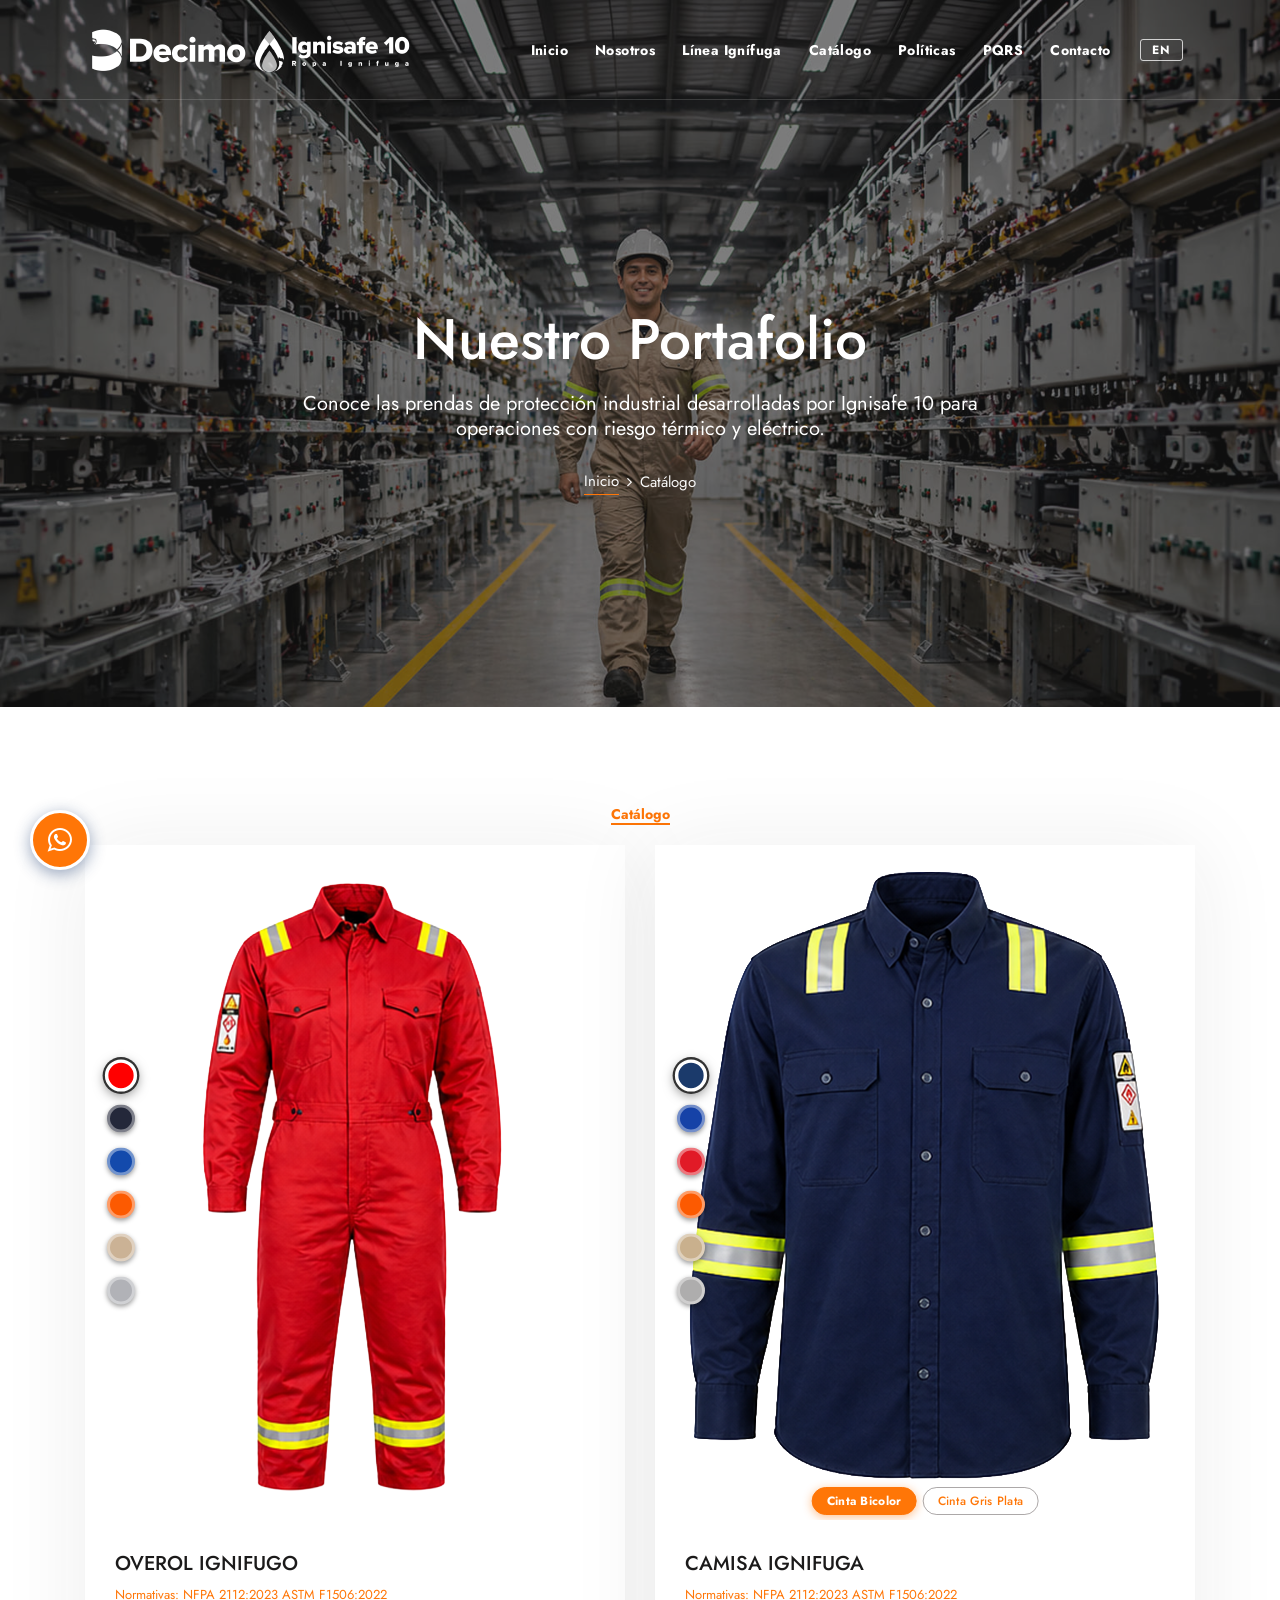
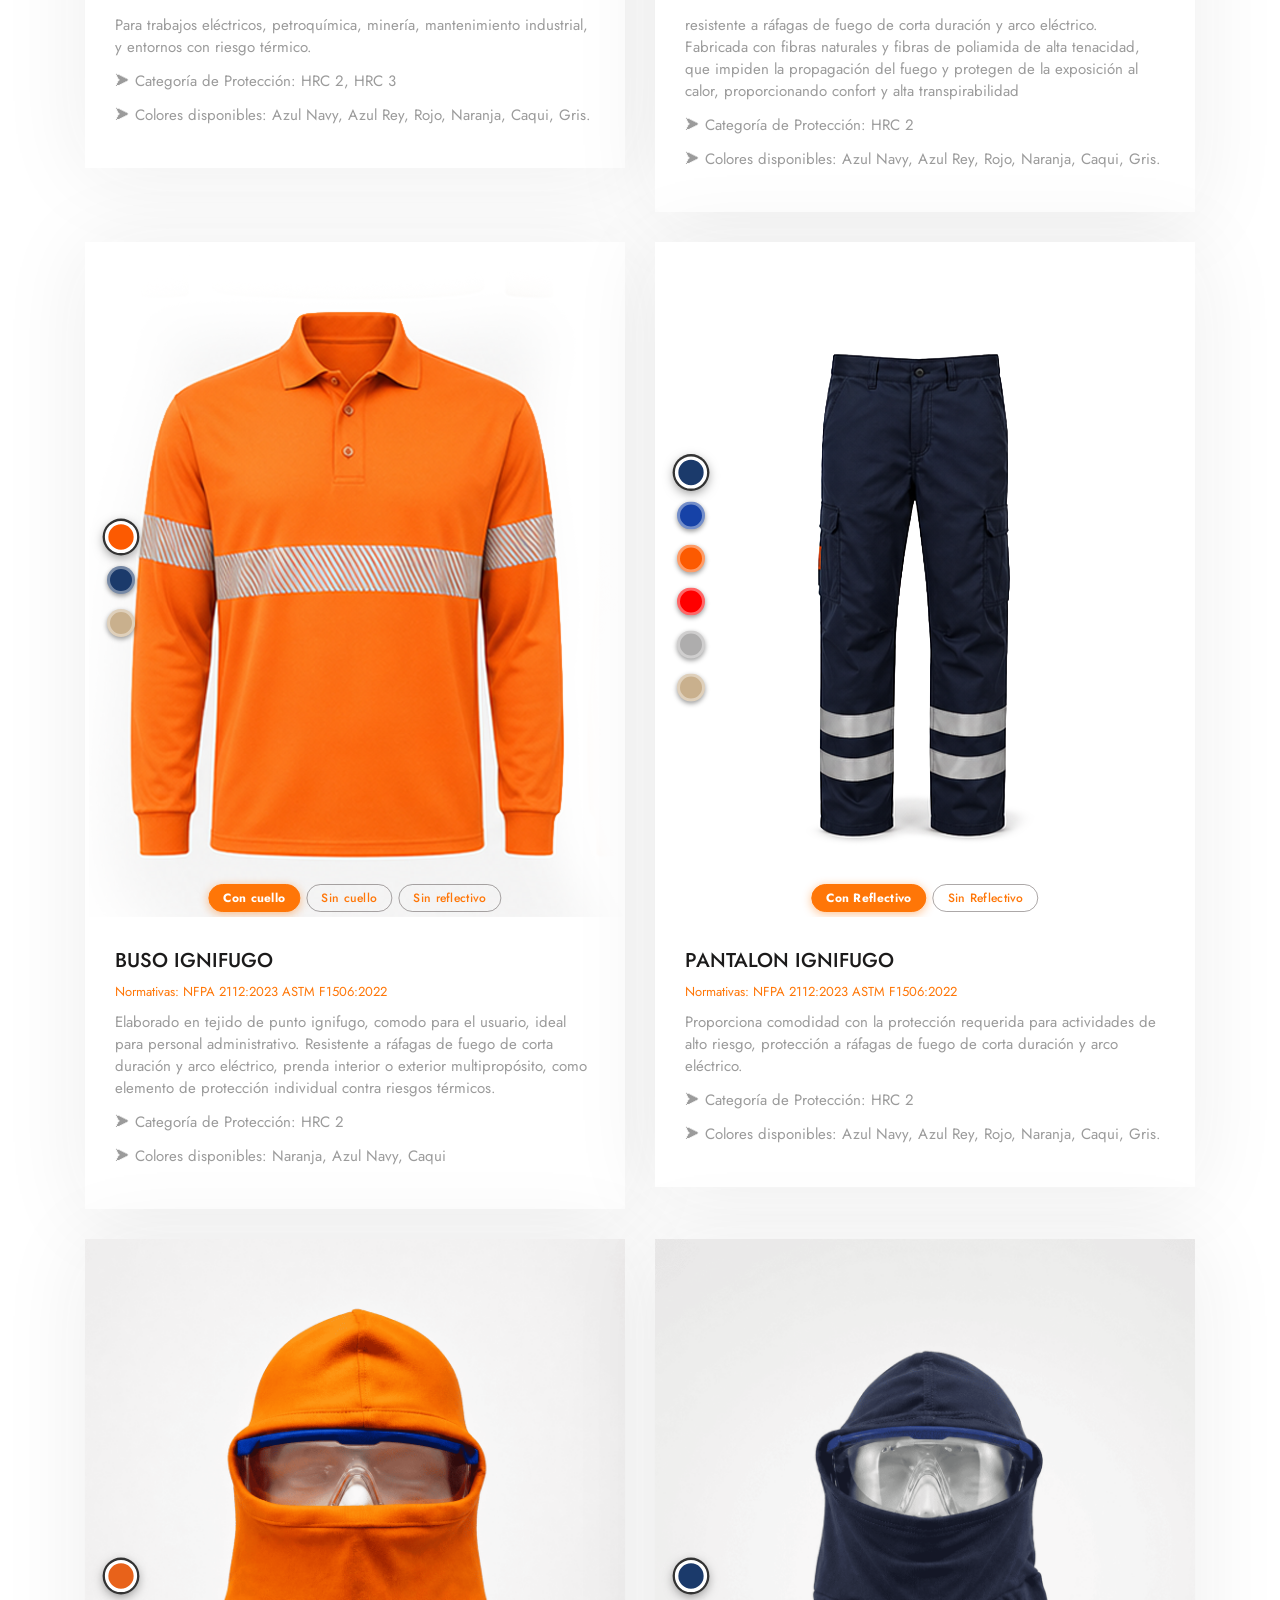
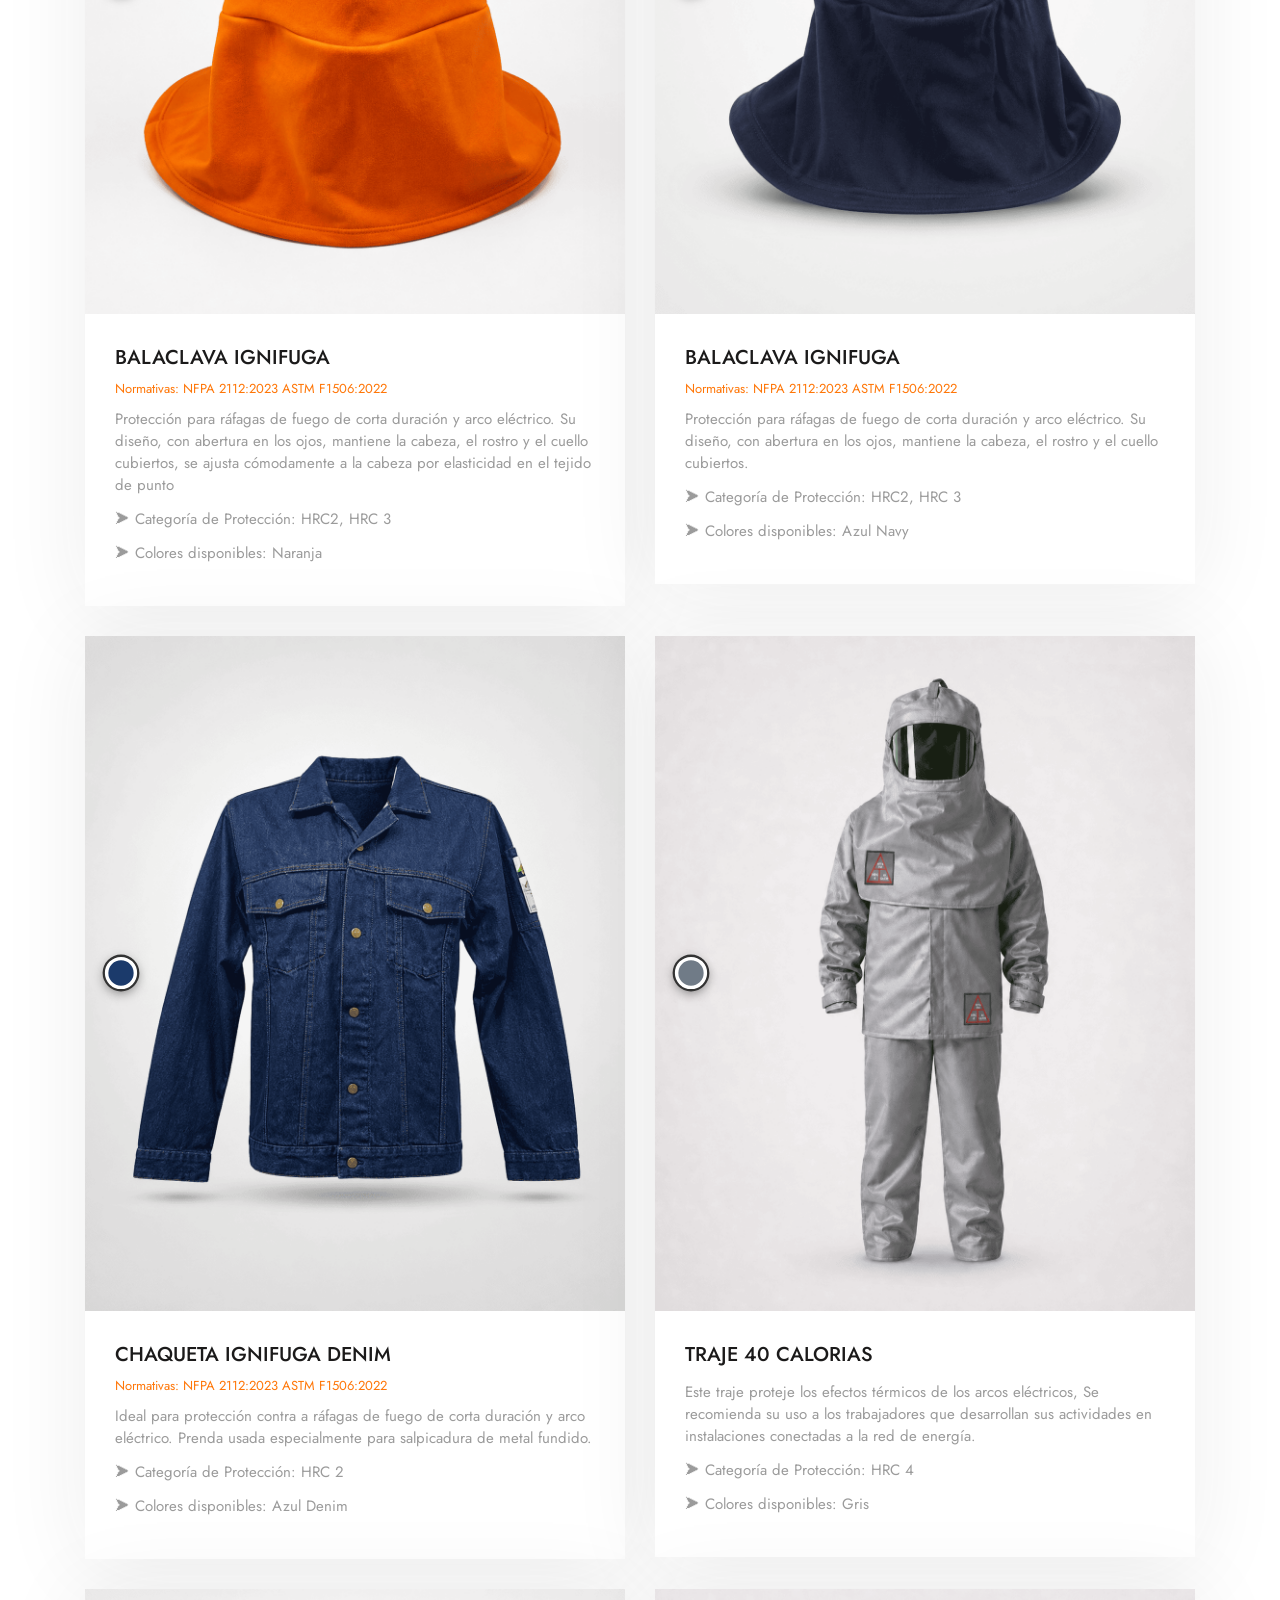
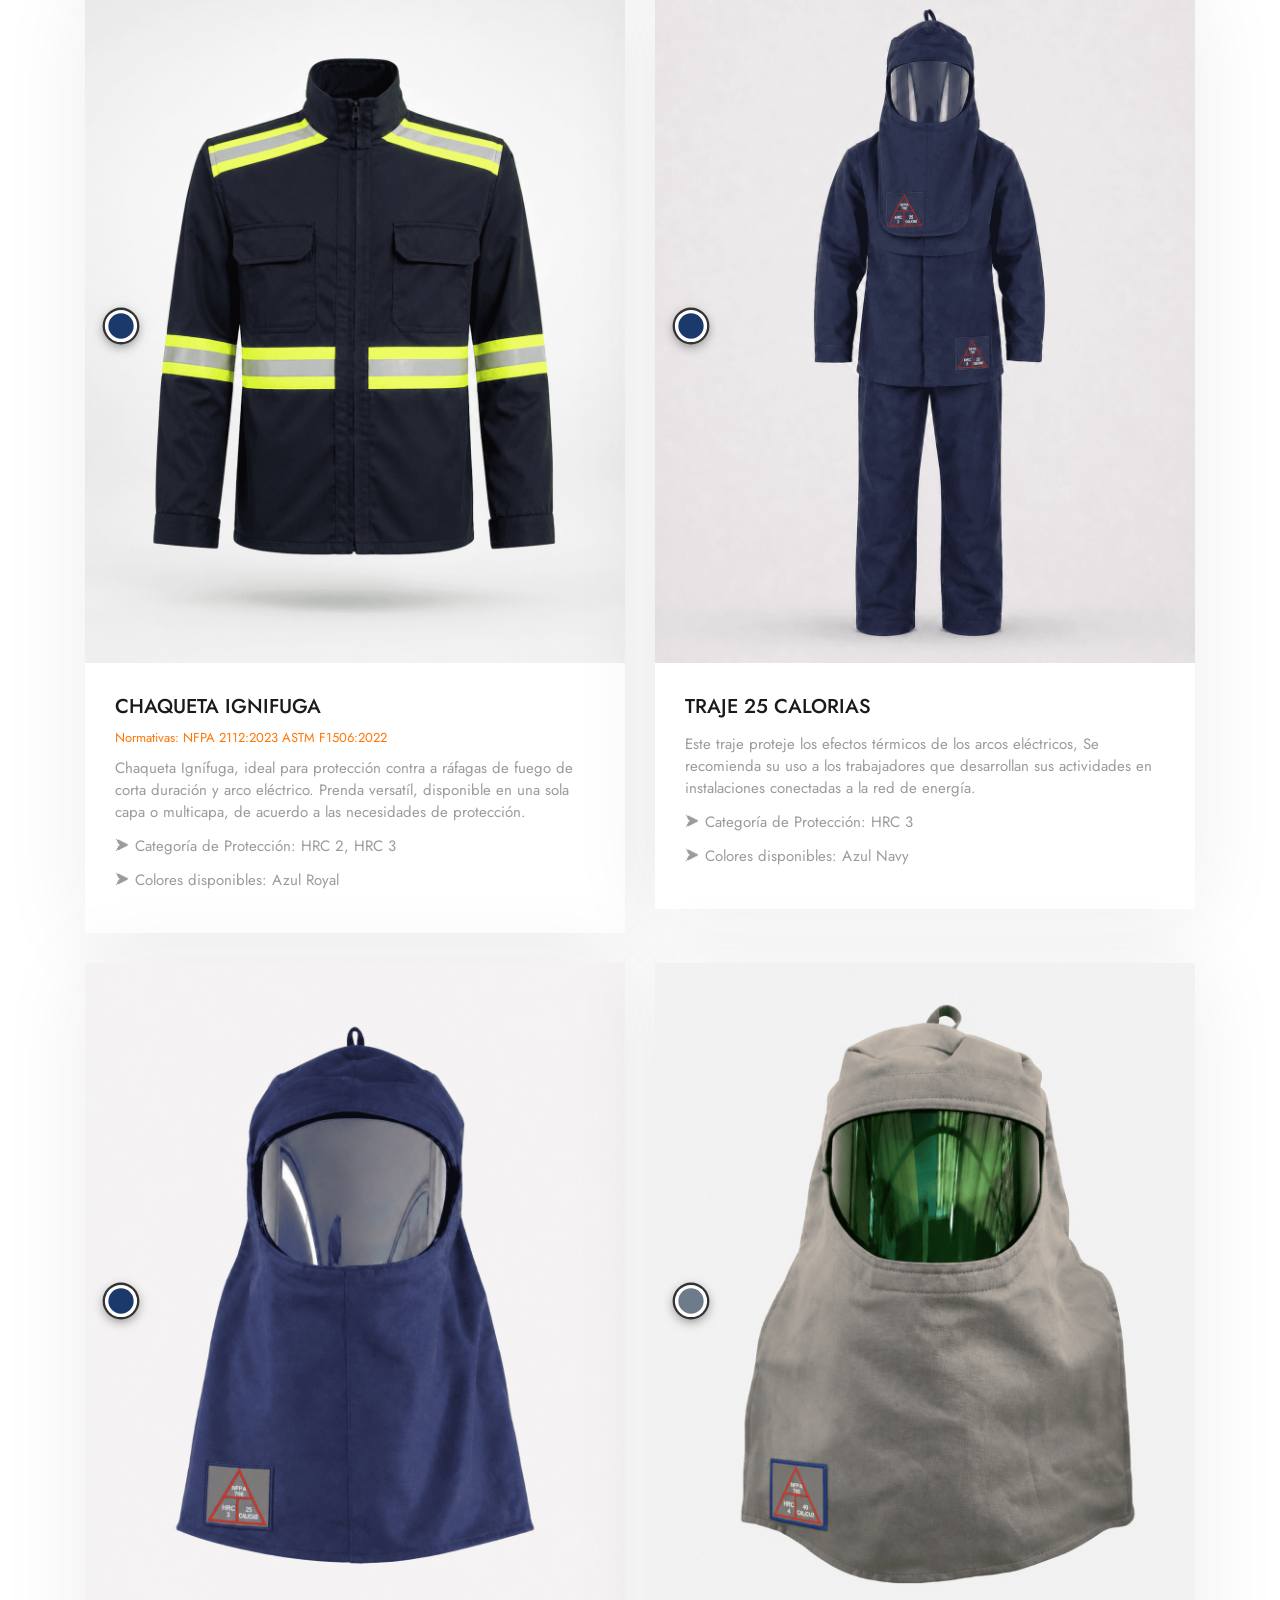
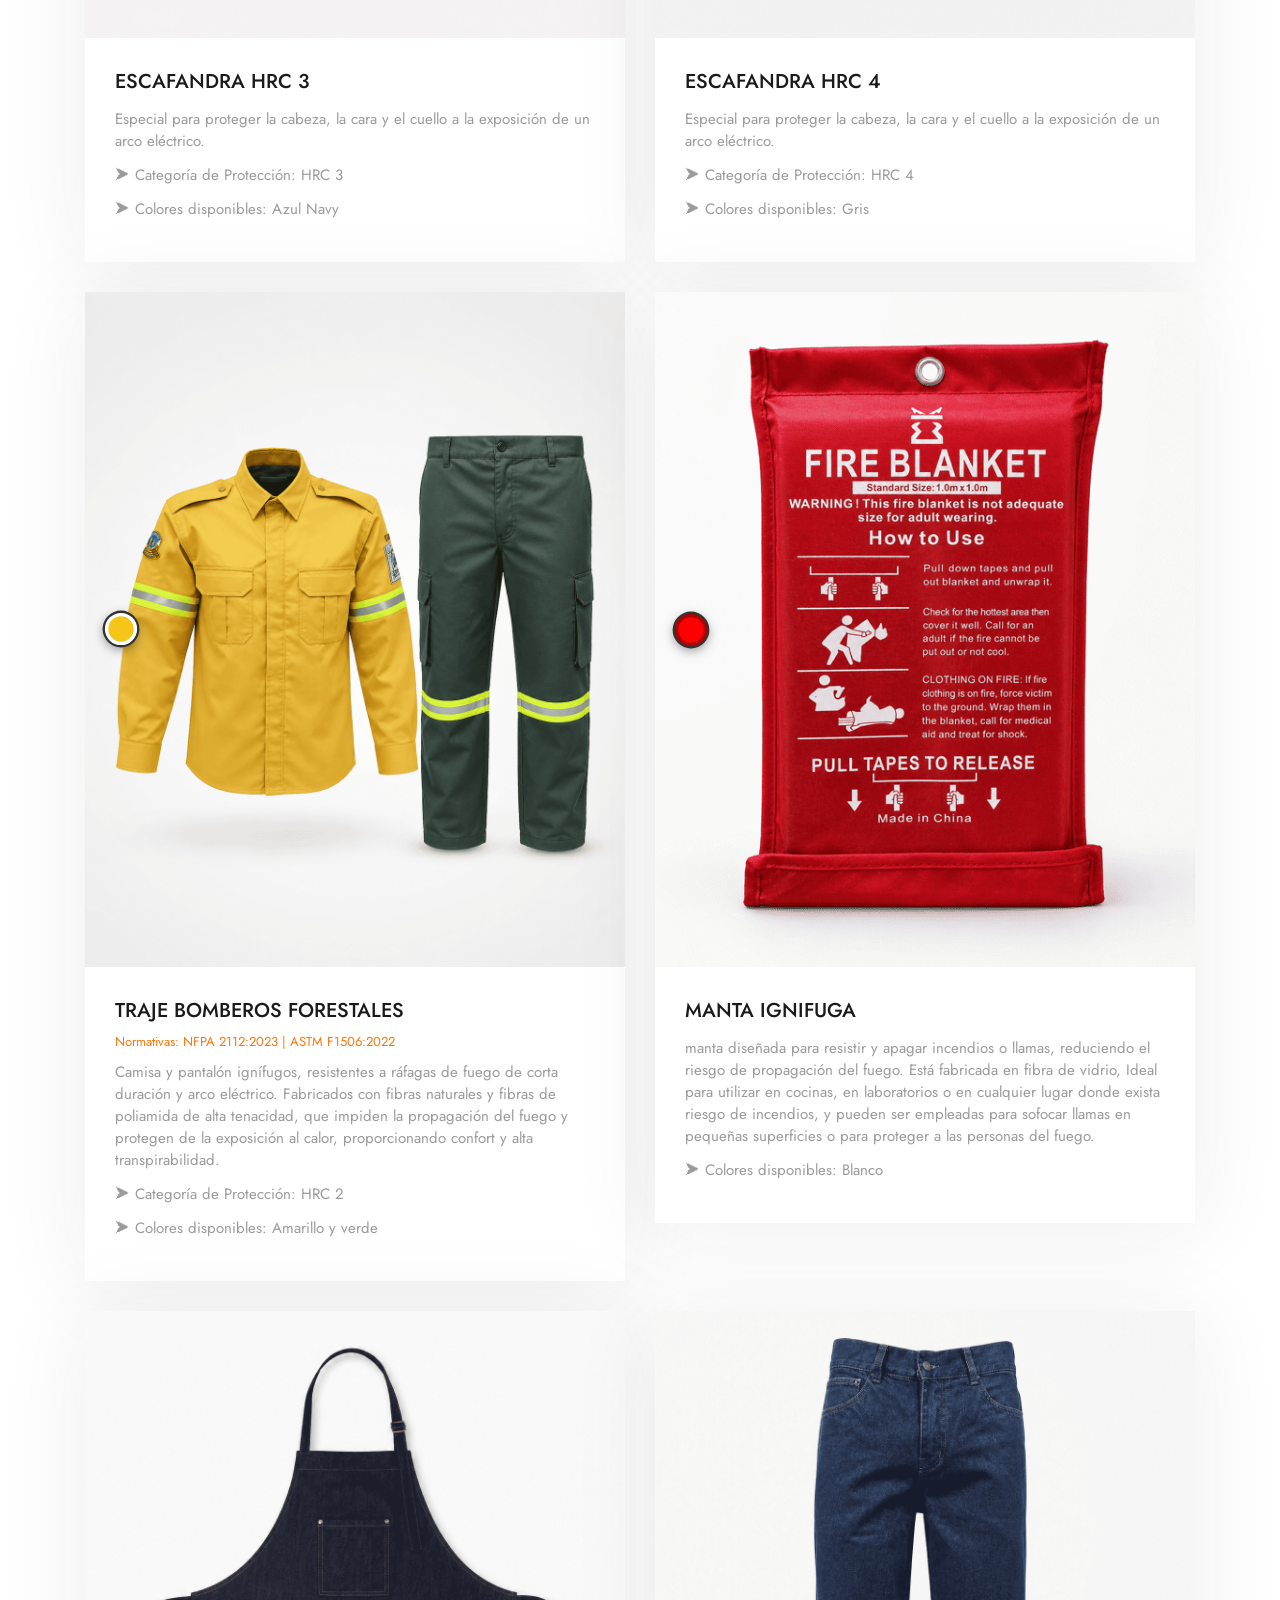
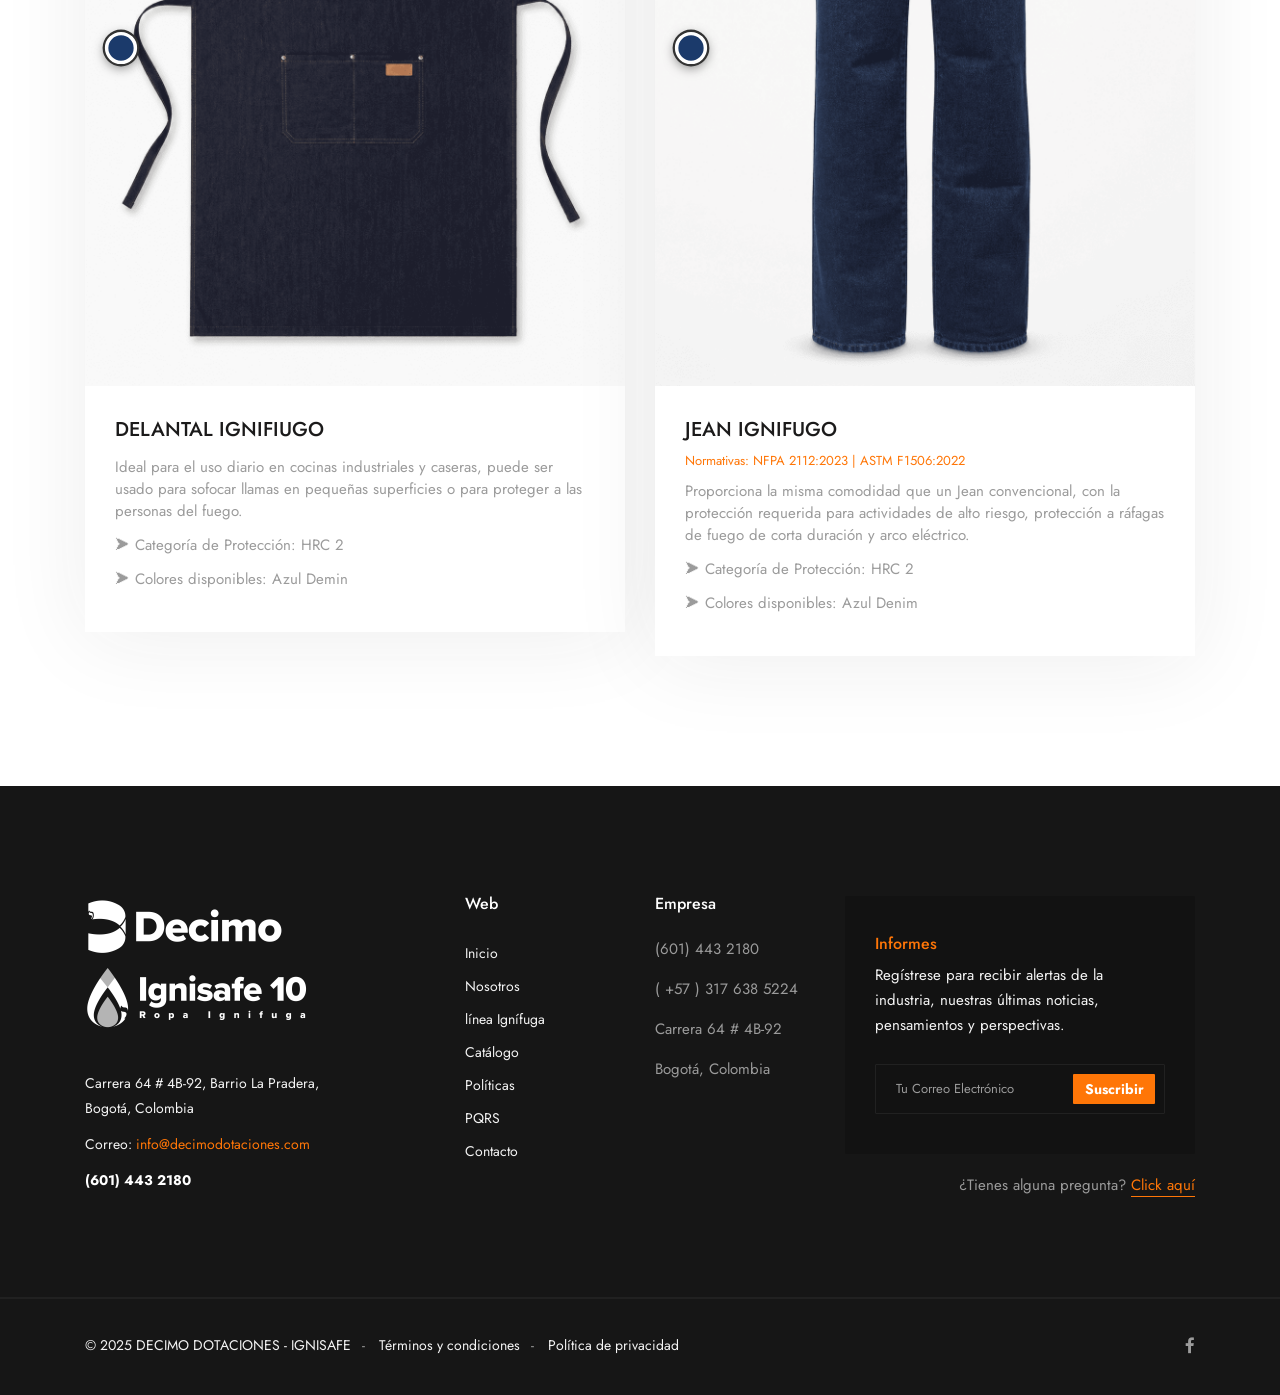
<file: catalogo.html>
<!DOCTYPE html>
<html lang="es">

<head>
  <meta charset="UTF-8" />
  <meta name="viewport" content="width=device-width, initial-scale=1.0" />
  <meta http-equiv="X-UA-Compatible" content="ie=edge" />
  <meta name="description" content="Industic - Factory and Manufacturing Html Template">
  <link href="assets/images/favicon/favicon.png" rel="icon">
  <title>Décimo Dotaciones - Catálogo</title>
  <link rel="stylesheet"
    href="https://fonts.googleapis.com/css?family=Roboto:400,500,700%7cRubik:400,500,700&display=swap">
  <link rel="stylesheet" href="assets/css/libraries.css">
  <link rel="stylesheet" href="assets/css/style.css">
  <style>
    .color-selector-wrapper {
      position: relative;
      display: block;
    }
    .color-buttons {
      position: absolute;
      left: 22px;
      top: 50%;
      transform: translateY(-50%);
      display: flex;
      flex-direction: column;
      gap: 15px;
      z-index: 2;
    }
    .color-btn {
      width: 28px;
      height: 28px;
      border-radius: 50%;
      border: 3px solid rgba(255,255,255,0.4);
      cursor: pointer;
      transition: transform 0.2s ease, border-color 0.2s ease, box-shadow 0.2s ease;
      outline: none;
      padding: 0;
      box-shadow: 0 2px 5px rgba(0,0,0,0.4);
      display: block;
      align-self: center;
    }
    .color-btn:hover {
      transform: scale(1.2);
      border-color: rgba(255,255,255,0.9);
      box-shadow: 0 3px 10px rgba(0,0,0,0.5);
    }
    .color-btn.active {
      border-color: #ffffff;
      box-shadow: 0 0 0 2px #333, 0 3px 10px rgba(0,0,0,0.5);
      transform: scale(1.15);
    }
    .color-selector-wrapper > img {
      width: 100%;
      display: block;
      object-fit: cover;
      transition: opacity 0.3s ease;
    }
    .color-selector-wrapper > img.img-loading {
      opacity: 0.5;
    }
    .project-item .project__img img {
      transition: opacity 0.3s ease;
    }
    .project-item:hover .project__img img {
      transform: none;
    }
    .pantalon-colors-wrap {
      position: absolute;
      left: 0px;
      top: 50%;
      transform: translateY(-50%);
      display: flex;
      z-index: 2;
    }
    .pantalon-type-toggle {
      position: absolute;
      bottom: 5px;
      left: 50%;
      transform: translateX(-50%);
      display: flex;
      gap: 6px;
      z-index: 3;
      white-space: nowrap;
    }
    .type-btn {
      background: transparent;
      color: #ff7607;
      border: 1.5px solid rgba(18, 6, 6, 0.35);
      border-radius: 20px;
      padding: 4px 14px;
      font-size: 12px;
      font-weight: 500;
      cursor: pointer;
      transition: background 0.18s ease, border-color 0.18s ease, color 0.18s ease, transform 0.12s ease, box-shadow 0.18s ease;
      letter-spacing: 0.3px;
    }
    .type-btn:hover {
      background: rgba(255, 255, 255, 0.18);
      color: #ff7607;
      border-color: rgba(0, 0, 0, 0.289);
      transform: translateY(-1px);
    }
    .type-btn.active {
      background: #ff7607;
      color: #fff;
      border-color: #ff7607;
      font-weight: 700;
      box-shadow: 0 2px 10px rgba(255, 118, 7, 0.45);
    }
  </style>
</head>

<body>
  <div class="wrapper">
    <!-- =========================
        Header
    =========================== -->
    <header id="header" class="header header-transparent">
      <nav class="navbar navbar-expand-lg sticky-navbar">
        <div class="container">
          <a class="navbar-brand" href="index.html">
            <img src="assets/images/logo/logo-light.png" class="logo-light" alt="logo" >
            <img src="assets/images/logo/logo-dark.png" class="logo-dark" alt="logo">
          </a>
          <button class="navbar-toggler" type="button">
            <span class="menu-lines"><span></span></span>
          </button>
          <div class="collapse navbar-collapse" id="mainNavigation">
            <ul class="navbar-nav ml-auto">
              <li class="nav__item">
                <a href="index.html" class="nav__item-link" data-i18n="nav.home">Inicio</a>
              </li>
              <li class="nav__item">
                <a href="nosotros.html" class="nav__item-link" data-i18n="nav.about">Nosotros</a>
              </li>
              <li class="nav__item">
                <a href="linea-ignifuga.html" class="nav__item-link" data-i18n="nav.flame">línea Ignífuga</a>
              </li>
              <li class="nav__item">
                <a href="catalogo.html" class="nav__item-link" data-i18n="nav.catalog">Catálogo</a>
              </li>
              <li class="nav__item">
                <a href="politicas-empresariales.html" class="nav__item-link" data-i18n="nav.policies">Políticas</a>
              </li>
              <li class="nav__item">
                <a href="https://docs.google.com/forms/d/e/1FAIpQLSfFGwjCG1T_JQYt4kFtrGWhm8Ot8-St2_dMyABzKSEfCnntng/viewform" class="nav__item-link" target="_blank">PQRS</a>
              </li>
              <li class="nav__item">
                <a href="contacto.html" class="nav__item-link" data-i18n="nav.contact">Contacto</a>
              </li>
            </ul><!-- /.navbar-nav -->
            <div class="navbar-modules">
              <ul class="list-unstyled d-flex align-items-center modules__btns-list">
                <li class="lang-switcher">
                  <button class="btn-lang" id="langBtnEn" onclick="setLang('en')">EN</button>
                  <button class="btn-lang" id="langBtnEs" onclick="setLang('es')">ES</button>
                </li>
              </ul><!-- /.modules-wrapper -->
            </div><!-- /.navbar-modules -->
          </div><!-- /.navbar-collapse -->
        </div><!-- /.container -->
      </nav><!-- /.navabr -->
    </header><!-- /.Header -->

    <!-- ========================
       page title
    =========================== -->
    <section id="page-title" class="page-title page-title-layout4 bg-overlay bg-parallax text-center">
      <div class="bg-img"><img src="assets/images/sliders/2.jpeg" alt="background"></div>
      <div class="container">
        <div class="row">
          <div class="col-sm-12 col-md-12 col-lg-8 offset-lg-2">
            <h1 class="pagetitle__heading" data-i18n="cat.page.heading">Nuestro portafolio</h1>
            <p style="color: white; font-size: 20px; margin-top: 20px;" data-i18n="cat.page.description">Conoce las prendas de protección industrial desarrolladas por Ignisafe 10 para operaciones con riesgo térmico y eléctrico.</p>
            <nav aria-label="breadcrumb">
              <ol class="breadcrumb justify-content-center">
                <li class="breadcrumb-item"><a href="index.html" data-i18n="nav.home">Inicio</a></li>
                <li class="breadcrumb-item active" aria-current="page" data-i18n="cat.page.crumb">Catálogo</li>
              </ol>
            </nav>
          </div><!-- /.col-lg-8 -->
        </div><!-- /.row -->
      </div><!-- /.container -->
    </section><!-- /.page-title -->


    <!-- ===========================
      projects Grid
    ============================= -->
    <section id="projectsGrid" class="projects projects-grid">
      <div class="container">
        <div class="row">
          <div class="col-sm-12 col-md-12 col-lg-12">
            <ul class="projects-filter justify-content-center">
              <li><a class="filter active" href="#" data-filter="all" data-i18n="cat.filter">Catálogo</a></li>
            </ul><!-- /.projects-filter  -->
          </div><!-- /.col-lg-12 -->
        </div><!-- /.row -->
        <div id="filtered-items-wrap" class="row">
          <!-- project item #1 -->
          <div class="col-sm-12 col-md-6 col-lg-6 mix filter-energy">
            <div class="project-item">
              <div class="project__img color-selector-wrapper">
                <div class="color-buttons">
                  <button class="color-btn active" style="background-color:red;" title="rojo" onclick="changeProductColor(this)" data-img="assets/images/case-studies/grid/overol/04.png" data-default="assets/images/case-studies/grid/overol/04.png"></button>
                  <button class="color-btn" style="background-color:#24283a;" title="azul noche" onclick="changeProductColor(this)" data-img="assets/images/case-studies/grid/overol/06.png" data-default="assets/images/case-studies/grid/overol/04.png"></button>
                  <button class="color-btn" style="background-color:#134aac;" title="azul intenso" onclick="changeProductColor(this)" data-img="assets/images/case-studies/grid/overol/05.png" data-default="assets/images/case-studies/grid/overol/04.png"></button>
                  <button class="color-btn" style="background-color:#fc5a01;" title="naranja" onclick="changeProductColor(this)" data-img="assets/images/case-studies/grid/overol/03.png" data-default="assets/images/case-studies/grid/overol/04.png"></button>
                  <button class="color-btn" style="background-color:#cbb295;" title="beige cálido" onclick="changeProductColor(this)" data-img="assets/images/case-studies/grid/overol/02.png" data-default="assets/images/case-studies/grid/overol/04.png"></button>
                  <button class="color-btn" style="background-color:#b1b2b7;" title="gris claro" onclick="changeProductColor(this)" data-img="assets/images/case-studies/grid/overol/01.png" data-default="assets/images/case-studies/grid/overol/04.png"></button>
                </div>
                <img src="assets/images/case-studies/grid/overol/04.png" alt="project img">
              </div><!-- /.project-img -->
              <div class="project__content">
                <h4 class="project__title"><a href="#" data-i18n="cat.p1.title">OVEROL IGNIFUGO</a></h4>
                <div class="project__cat">
                  <a href="#">Normativas: NFPA 2112:2023 ASTM F1506:2022 </a>
                </div><!-- /.project-cat -->
                <p class="project__desc" style="line-height: 22px;" data-i18n="cat.p1.desc">Para trabajos eléctricos, petroquímica, minería,
                  mantenimiento industrial, y
                  entornos con riesgo térmico.</p>
                <p class="project__desc" style="line-height: 22px;" data-i18n="cat.protCat.p1">⮞ Categoría de Protección: HRC 2, HRC 3</p>
                <p class="project__desc" style="line-height: 22px;" data-i18n="cat.p1.colors">⮞ Colores disponibles: Azul navy, azul rey, rojo, naranja, caqui, gris.</p>
              </div><!-- /.project-content -->
            </div><!-- /.project-item -->
          </div>
          <!-- project item #2 -->
          <div class="col-sm-12 col-md-6 col-lg-6 mix filter-energy">
            <div class="project-item">
              <div class="project__img color-selector-wrapper">
                <div class="pantalon-colors-wrap">
                  <div class="color-buttons" data-variant="con-rayas">
                    <button class="color-btn active" style="background-color:#1B3A6B;" title="Azul noche" onclick="changeProductColor(this)" data-img="assets/images/case-studies/grid/camisa-ignifuga/06.png" data-default="assets/images/case-studies/grid/camisa-ignifuga/06.png"></button>
                    <button class="color-btn" style="background-color:#1642a7;" title="azul intenso" onclick="changeProductColor(this)" data-img="assets/images/case-studies/grid/camisa-ignifuga/05.png" data-default="assets/images/case-studies/grid/camisa-ignifuga/06.png"></button>
                    <button class="color-btn" style="background-color:#e11a27;" title="rojo" onclick="changeProductColor(this)" data-img="assets/images/case-studies/grid/camisa-ignifuga/04.png" data-default="assets/images/case-studies/grid/camisa-ignifuga/06.png"></button>
                    <button class="color-btn" style="background-color:#fc5a01;" title="naranja" onclick="changeProductColor(this)" data-img="assets/images/case-studies/grid/camisa-ignifuga/03.png" data-default="assets/images/case-studies/grid/camisa-ignifuga/06.png"></button>
                    <button class="color-btn" style="background-color:#c9b08d;" title="beige calido" onclick="changeProductColor(this)" data-img="assets/images/case-studies/grid/camisa-ignifuga/02.png" data-default="assets/images/case-studies/grid/camisa-ignifuga/06.png"></button>
                    <button class="color-btn" style="background-color:#aeadad;" title="gris" onclick="changeProductColor(this)" data-img="assets/images/case-studies/grid/camisa-ignifuga/01.png" data-default="assets/images/case-studies/grid/camisa-ignifuga/06.png"></button>
                  </div>
                  <div class="color-buttons" data-variant="sin-rayas" style="display:none;">
                    <button class="color-btn active" style="background-color:#1B3A6B;" title="Azul noche" onclick="changeProductColor(this)" data-img="assets/images/case-studies/grid/camisa-sin-reflectivo/06.png" data-default="assets/images/case-studies/grid/camisa-sin-reflectivo/06.png"></button>
                    <button class="color-btn" style="background-color:#1642a7;" title="azul intenso" onclick="changeProductColor(this)" data-img="assets/images/case-studies/grid/camisa-sin-reflectivo/05.png" data-default="assets/images/case-studies/grid/camisa-sin-reflectivo/06.png"></button>
                    <button class="color-btn" style="background-color:#e11a27;" title="rojo" onclick="changeProductColor(this)" data-img="assets/images/case-studies/grid/camisa-sin-reflectivo/04.png" data-default="assets/images/case-studies/grid/camisa-sin-reflectivo/06.png"></button>
                    <button class="color-btn" style="background-color:#fc5a01;" title="naranja" onclick="changeProductColor(this)" data-img="assets/images/case-studies/grid/camisa-sin-reflectivo/03.png" data-default="assets/images/case-studies/grid/camisa-sin-reflectivo/06.png"></button>
                    <button class="color-btn" style="background-color:#c9b08d;" title="beige calido" onclick="changeProductColor(this)" data-img="assets/images/case-studies/grid/camisa-sin-reflectivo/02.png" data-default="assets/images/case-studies/grid/camisa-sin-reflectivo/06.png"></button>
                    <button class="color-btn" style="background-color:#aeadad;" title="gris" onclick="changeProductColor(this)" data-img="assets/images/case-studies/grid/camisa-sin-reflectivo/01.png" data-default="assets/images/case-studies/grid/camisa-sin-reflectivo/06.png"></button>
                  </div>
                </div>
                <img src="assets/images/case-studies/grid/camisa-ignifuga/06.png" alt="project img">
                <div class="pantalon-type-toggle">
                  <button class="type-btn active" data-target="con-rayas" data-i18n="cat.p2.btn.combinada" onclick="switchPantalon(this)">Cinta Bicolor</button>
                  <button class="type-btn" data-target="sin-rayas" data-i18n="cat.p2.btn.simple" onclick="switchPantalon(this)">Cinta Gris Plata</button>
                </div>
              </div><!-- /.project-img -->
              <div class="project__content">
                <h4 class="project__title"><a href="#" data-i18n="cat.p2.title">CAMISA IGNIFUGA</a></h4>
                <div class="project__cat">
                  <a href="#">Normativas: NFPA 2112:2023 ASTM F1506:2022 </a>
                </div><!-- /.project-cat -->
                <p class="project__desc" style="line-height: 22px;" data-i18n="cat.p2.desc">resistente a ráfagas de fuego de corta duración y
                  arco eléctrico. Fabricada con
                  fibras naturales y fibras de poliamida de alta tenacidad, que impiden la propagación del fuego y
                  protegen de la exposición al calor, proporcionando confort y alta transpirabilidad</p>
                <p class="project__desc" style="line-height: 22px;" data-i18n="cat.protCat.p2">⮞ Categoría de Protección: HRC 2</p>
                <p class="project__desc" style="line-height: 22px;" data-i18n="cat.p2.colors">⮞ Colores disponibles: Azul navy, azul rey, rojo, naranja, caqui, gris.
                </p>
              </div><!-- /.project-content -->
            </div><!-- /.project-item -->
          </div>
          <!-- project item #3 -->
          <div class="col-sm-12 col-md-6 col-lg-6 mix filter-energy">
            <div class="project-item">
              <div class="project__img color-selector-wrapper">
                <div class="pantalon-colors-wrap">
                  <div class="color-buttons" data-variant="con-cuello">
                    <button class="color-btn active" style="background-color:#fc5a01;" title="naranja" onclick="changeProductColor(this)" data-img="assets/images/case-studies/grid/buso/03.png" data-default="assets/images/case-studies/grid/buso/03.png"></button>
                    <button class="color-btn" style="background-color:#1B3A6B;" title="azul noche" onclick="changeProductColor(this)" data-img="assets/images/case-studies/grid/buso/02.png" data-default="assets/images/case-studies/grid/buso/03.png"></button>
                    <button class="color-btn" style="background-color:#c9b08d;" title="beige caliente" onclick="changeProductColor(this)" data-img="assets/images/case-studies/grid/buso/01.png" data-default="assets/images/case-studies/grid/buso/03.png"></button>
                  </div>
                  <div class="color-buttons" data-variant="sin-cuello-reflectivo" style="display:none;">
                    <button class="color-btn active" style="background-color:#fc5a01;" title="naranja" onclick="changeProductColor(this)" data-img="assets/images/case-studies/grid/buso-sin-cuello-reflectivo/03.png" data-default="assets/images/case-studies/grid/buso-sin-cuello-reflectivo/03.png"></button>
                    <button class="color-btn" style="background-color:#1B3A6B;" title="azul noche" onclick="changeProductColor(this)" data-img="assets/images/case-studies/grid/buso-sin-cuello-reflectivo/02.png" data-default="assets/images/case-studies/grid/buso-sin-cuello-reflectivo/03.png"></button>
                    <button class="color-btn" style="background-color:#c9b08d;" title="beige caliente" onclick="changeProductColor(this)" data-img="assets/images/case-studies/grid/buso-sin-cuello-reflectivo/01.png" data-default="assets/images/case-studies/grid/buso-sin-cuello-reflectivo/03.png"></button>
                  </div>
                  <div class="color-buttons" data-variant="sin-cuello-sin-reflectivo" style="display:none;">
                    <button class="color-btn active" style="background-color:#fc5a01;" title="naranja" onclick="changeProductColor(this)" data-img="assets/images/case-studies/grid/buso-sin-cuello-sin-reflectivo/03.png" data-default="assets/images/case-studies/grid/buso-sin-cuello-sin-reflectivo/03.png"></button>
                    <button class="color-btn" style="background-color:#1B3A6B;" title="azul noche" onclick="changeProductColor(this)" data-img="assets/images/case-studies/grid/buso-sin-cuello-sin-reflectivo/02.png" data-default="assets/images/case-studies/grid/buso-sin-cuello-sin-reflectivo/03.png"></button>
                    <button class="color-btn" style="background-color:#c9b08d;" title="beige caliente" onclick="changeProductColor(this)" data-img="assets/images/case-studies/grid/buso-sin-cuello-sin-reflectivo/01.png" data-default="assets/images/case-studies/grid/buso-sin-cuello-sin-reflectivo/03.png"></button>
                  </div>
                </div>
                <img src="assets/images/case-studies/grid/buso/03.png" alt="project img">
                <div class="pantalon-type-toggle">
                  <button class="type-btn active" data-target="con-cuello" data-i18n="cat.p3.btn.conCuello" onclick="switchPantalon(this)">Con cuello</button>
                  <button class="type-btn" data-target="sin-cuello-reflectivo" data-i18n="cat.p3.btn.sinCuello" onclick="switchPantalon(this)">Sin cuello</button>
                  <button class="type-btn" data-target="sin-cuello-sin-reflectivo" data-i18n="cat.p3.btn.sinReflectivo" onclick="switchPantalon(this)">Sin reflectivo</button>
                </div>
              </div><!-- /.project-img -->
              <div class="project__content">
                <h4 class="project__title"><a href="#" data-i18n="cat.p3.title">BUSO IGNIFUGO</a></h4>
                <div class="project__cat">
                  <a href="#">Normativas: NFPA 2112:2023 ASTM F1506:2022 </a>
                </div><!-- /.project-cat -->
                <p class="project__desc" style="line-height: 22px;" data-i18n="cat.p3.desc">Resistente a ráfagas de fuego de corta duración y
                  arco eléctrico, prenda interior o exterior multipropósito, como elemento de protección individual
                  contra riesgos térmicos.</p>
                <p class="project__desc" style="line-height: 22px;" data-i18n="cat.protCat.p3">⮞ Categoría de Protección: HRC 2</p>
                <p class="project__desc" style="line-height: 22px;" data-i18n="cat.p3.colors">⮞ Colores disponibles: Azul Navy</p>
              </div><!-- /.project-content -->
            </div><!-- /.project-item -->
          </div>
          <!-- project item #4 -->
          <div class="col-sm-12 col-md-6 col-lg-6 mix filter-energy">
            <div class="project-item">
              <div class="project__img color-selector-wrapper">
                <div class="pantalon-colors-wrap">
                  <div class="color-buttons" data-variant="con-rayas">
                    <button class="color-btn active" style="background-color:#1B3A6B;" title="azul noche" onclick="changeProductColor(this)" data-img="assets/images/case-studies/grid/pantalon/01.png" data-default="assets/images/case-studies/grid/pantalon/01.png"></button>
                    <button class="color-btn" style="background-color:#1642a7;" title="azul intenso" onclick="changeProductColor(this)" data-img="assets/images/case-studies/grid/pantalon/02.png" data-default="assets/images/case-studies/grid/pantalon/01.png"></button>
                    <button class="color-btn" style="background-color:#fc5a01;" title="naranja" onclick="changeProductColor(this)" data-img="assets/images/case-studies/grid/pantalon/03.png" data-default="assets/images/case-studies/grid/pantalon/01.png"></button>
                    <button class="color-btn" style="background-color:red;" title="rojo" onclick="changeProductColor(this)" data-img="assets/images/case-studies/grid/pantalon/06.png" data-default="assets/images/case-studies/grid/pantalon/01.png"></button>
                    <button class="color-btn" style="background-color:#aeadad;" title="gris claro" onclick="changeProductColor(this)" data-img="assets/images/case-studies/grid/pantalon/04.png" data-default="assets/images/case-studies/grid/pantalon/01.png"></button>
                    <button class="color-btn" style="background-color:#c9b08d;" title="beige caliente" onclick="changeProductColor(this)" data-img="assets/images/case-studies/grid/pantalon/05.png" data-default="assets/images/case-studies/grid/pantalon/01.png"></button>
                  </div>
                  <div class="color-buttons" data-variant="sin-rayas" style="display:none;">
                    <button class="color-btn active" style="background-color:#1B3A6B;" title="azul noche" onclick="changeProductColor(this)" data-img="assets/images/case-studies/grid/pantalon-sin-rayas/01.png" data-default="assets/images/case-studies/grid/pantalon-sin-rayas/01.png"></button>
                    <button class="color-btn" style="background-color:#1642a7;" title="azul intenso" onclick="changeProductColor(this)" data-img="assets/images/case-studies/grid/pantalon-sin-rayas/02.png" data-default="assets/images/case-studies/grid/pantalon-sin-rayas/01.png"></button>
                    <button class="color-btn" style="background-color:#fc5a01;" title="naranja" onclick="changeProductColor(this)" data-img="assets/images/case-studies/grid/pantalon-sin-rayas/03.png" data-default="assets/images/case-studies/grid/pantalon-sin-rayas/01.png"></button>
                    <button class="color-btn" style="background-color:red;" title="rojo" onclick="changeProductColor(this)" data-img="assets/images/case-studies/grid/pantalon-sin-rayas/06.png" data-default="assets/images/case-studies/grid/pantalon-sin-rayas/01.png"></button>
                    <button class="color-btn" style="background-color:#aeadad;" title="gris claro" onclick="changeProductColor(this)" data-img="assets/images/case-studies/grid/pantalon-sin-rayas/04.png" data-default="assets/images/case-studies/grid/pantalon-sin-rayas/01.png"></button>
                    <button class="color-btn" style="background-color:#c9b08d;" title="beige caliente" onclick="changeProductColor(this)" data-img="assets/images/case-studies/grid/pantalon-sin-rayas/05.png" data-default="assets/images/case-studies/grid/pantalon-sin-rayas/01.png"></button>
                  </div>
                </div>
                <img src="assets/images/case-studies/grid/pantalon/01.png" alt="project img">
                <div class="pantalon-type-toggle">
                  <button class="type-btn active" data-target="con-rayas" data-i18n="cat.p4.btn.conReflectivo" onclick="switchPantalon(this)">Con Reflectivo</button>
                  <button class="type-btn" data-target="sin-rayas" data-i18n="cat.p4.btn.sinReflectivo" onclick="switchPantalon(this)">Sin Reflectivo</button>
                </div>
              </div><!-- /.project-img -->
              <div class="project__content">
                <h4 class="project__title"><a href="#" data-i18n="cat.p4.title">PANTALON IGNIFUGO</a></h4>
                <div class="project__cat">
                  <a href="#">Normativas: NFPA 2112:2023 ASTM F1506:2022 </a>
                </div><!-- /.project-cat -->
                <p class="project__desc" style="line-height: 22px;" data-i18n="cat.p4.desc">Proporciona comodidad con la protección requerida
                  para actividades de alto riesgo, protección a ráfagas de fuego de corta duración y arco eléctrico.</p>
                <p class="project__desc" style="line-height: 22px;" data-i18n="cat.protCat.p4">⮞ Categoría de Protección: HRC 2</p>
                <p class="project__desc" style="line-height: 22px;" data-i18n="cat.p4.colors">⮞ Colores disponibles: Azul Navy, Caqui, Azul Royal.
                </p>
              </div><!-- /.project-content -->
            </div><!-- /.project-item -->
          </div>
          <!-- project item #5 -->
          <div class="col-sm-12 col-md-6 col-lg-6 mix filter-energy">
            <div class="project-item">
              <div class="project__img color-selector-wrapper">
                <div class="color-buttons">
                  <button class="color-btn active" style="background-color:#E8621A;" title="Naranja" onclick="changeProductColor(this)" data-img="assets/images/case-studies/grid/5-orange.png" data-default="assets/images/case-studies/grid/5.png"></button>
                </div>
                <img src="assets/images/case-studies/grid/5.png" alt="project img">
              </div><!-- /.project-img -->
              <div class="project__content">
                <h4 class="project__title"><a href="#" data-i18n="cat.p5.title">BALACLAVA IGNIFUGA</a></h4>
                <div class="project__cat">
                  <a href="#">Normativas: NFPA 2112:2023 ASTM F1506:2022 </a>
                </div><!-- /.project-cat -->
                <p class="project__desc" style="line-height: 22px;" data-i18n="cat.p5.desc">Protección para ráfagas de fuego de corta duración y
                  arco eléctrico. Su diseño, con abertura en los ojos, mantiene la cabeza, el rostro y el cuello
                  cubiertos, se ajusta cómodamente a la cabeza por elasticidad en el tejido de punto</p>
                <p class="project__desc" style="line-height: 22px;" data-i18n="cat.protCat.p5">⮞ Categoría de Protección: HRC2, HRC 3</p>
                <p class="project__desc" style="line-height: 22px;" data-i18n="cat.p5.colors">⮞ Colores disponibles: Azul Navy Orange</p>
              </div><!-- /.project-content -->
            </div><!-- /.project-item -->
          </div>
          <!-- project item #6 -->
          <div class="col-sm-12 col-md-6 col-lg-6 mix filter-energy">
            <div class="project-item">
              <div class="project__img color-selector-wrapper">
                <div class="color-buttons">
                  <button class="color-btn active" style="background-color:#1B3A6B;" title="Azul Navy" onclick="changeProductColor(this)" data-img="assets/images/case-studies/grid/6-navy.png" data-default="assets/images/case-studies/grid/6.png"></button>
                </div>
                <img src="assets/images/case-studies/grid/6.png" alt="project img">
              </div><!-- /.project-img -->
              <div class="project__content">
                <h4 class="project__title"><a href="#" data-i18n="cat.p6.title">BALACLAVA IGNIFUGA</a></h4>
                <div class="project__cat">
                  <a href="#">Normativas: NFPA 2112:2023 ASTM F1506:2022 </a>
                </div><!-- /.project-cat -->
                <p class="project__desc" style="line-height: 22px;" data-i18n="cat.p6.desc">Protección para ráfagas de fuego de corta duración y
                  arco eléctrico. Su diseño, con abertura en los ojos, mantiene la cabeza, el rostro y el cuello
                  cubiertos.</p>
                <p class="project__desc" style="line-height: 22px;" data-i18n="cat.protCat.p6">⮞ Categoría de Protección: HRC2, HRC 3</p>
                <p class="project__desc" style="line-height: 22px;" data-i18n="cat.p6.colors">⮞ Colores disponibles: Azul Navy, Gris</p>
              </div><!-- /.project-content -->
            </div><!-- /.project-item -->
          </div>
          <!-- project item #7 -->
          <div class="col-sm-12 col-md-6 col-lg-6 mix filter-energy">
            <div class="project-item">
              <div class="project__img color-selector-wrapper">
                <div class="color-buttons">
                  <button class="color-btn active" style="background-color:#1B3A6B;" title="Azul Denim" onclick="changeProductColor(this)" data-img="assets/images/case-studies/grid/7-denim.png" data-default="assets/images/case-studies/grid/7.png"></button>
                </div>
                <img src="assets/images/case-studies/grid/7.png" alt="project img">
              </div><!-- /.project-img -->
              <div class="project__content">
                <h4 class="project__title"><a href="#" data-i18n="cat.p7.title">CHAQUETA IGNIFUGA DENIM</a></h4>
                <div class="project__cat">
                  <a href="#">Normativas: NFPA 2112:2023 ASTM F1506:2022 </a>
                </div><!-- /.project-cat -->
                <p class="project__desc" style="line-height: 22px;" data-i18n="cat.p7.desc">Ideal para protección contra a ráfagas de fuego de
                  corta duración y arco eléctrico. Prenda usada especialmente para salpicadura de metal fundido.</p>
                <p class="project__desc" style="line-height: 22px;" data-i18n="cat.protCat.p7">⮞ Categoría de Protección: HRC 2</p>
                <p class="project__desc" style="line-height: 22px;" data-i18n="cat.p7.colors">⮞ Colores disponibles: Azul Denim</p>
              </div><!-- /.project-content -->
            </div><!-- /.project-item -->
          </div>
          <!-- project item #8 -->
          <div class="col-sm-12 col-md-6 col-lg-6 mix filter-energy">
            <div class="project-item">
              <div class="project__img color-selector-wrapper">
                <div class="color-buttons">
                  <button class="color-btn active" style="background-color:#707b87;" title="Gris" onclick="changeProductColor(this)" data-img="assets/images/case-studies/grid/8-grey.png" data-default="assets/images/case-studies/grid/8.png"></button>
                </div>
                <img src="assets/images/case-studies/grid/8.png" alt="project img">
              </div><!-- /.project-img -->
              <div class="project__content">
                <h4 class="project__title"><a href="#" data-i18n="cat.p8.title">TRAJE 40 CALORIAS</a></h4>
                <div class="project__cat">
                </div><!-- /.project-cat -->
                <p class="project__desc" style="line-height: 22px;" data-i18n="cat.p8.desc">Este traje proteje los efectos térmicos de los arcos
                  eléctricos, Se recomienda su uso a los trabajadores que desarrollan sus actividades en instalaciones
                  conectadas a la red de energía.</p>
                <p class="project__desc" style="line-height: 22px;" data-i18n="cat.protCat.p8">⮞ Categoría de Protección: HRC 4</p>
                <p class="project__desc" style="line-height: 22px;" data-i18n="cat.p8.colors">⮞ Colores disponibles: Azul Navy, Gris</p>
              </div><!-- /.project-content -->
            </div><!-- /.project-item -->
          </div>
          <!-- project item #9 -->
          <div class="col-sm-12 col-md-6 col-lg-6 mix filter-energy">
            <div class="project-item">
              <div class="project__img color-selector-wrapper">
                <div class="color-buttons">
                  <button class="color-btn active" style="background-color:#1B3A6B;" title="Azul Navy" onclick="changeProductColor(this)" data-img="assets/images/case-studies/grid/9-navy.png" data-default="assets/images/case-studies/grid/9.png"></button>
                </div>
                <img src="assets/images/case-studies/grid/9.png" alt="project img">
              </div><!-- /.project-img -->
              <div class="project__content">
                <h4 class="project__title"><a href="#" data-i18n="cat.p9.title">CHAQUETA IGNIFUGA</a></h4>
                <div class="project__cat">
                  <a href="#">Normativas: NFPA 2112:2023 ASTM F1506:2022 </a>
                </div><!-- /.project-cat -->
                <p class="project__desc" style="line-height: 22px;" data-i18n="cat.p9.desc">Chaqueta Ignífuga, ideal para protección contra a
                  ráfagas de fuego de corta duración y arco eléctrico. Prenda versatíl, disponible en una sola capa o
                  multicapa, de acuerdo a las necesidades de protección.</p>
                <p class="project__desc" style="line-height: 22px;" data-i18n="cat.protCat.p9">⮞ Categoría de Protección: HRC 2, HRC 3</p>
                <p class="project__desc" style="line-height: 22px;" data-i18n="cat.p9.colors">⮞ Colores disponibles: Azul Navy, Gris, Azul Royal
                </p>
              </div><!-- /.project-content -->
            </div><!-- /.project-item -->
          </div>
          <!-- project item #10 -->
          <div class="col-sm-12 col-md-6 col-lg-6 mix filter-energy">
            <div class="project-item">
              <div class="project__img color-selector-wrapper">
                <div class="color-buttons">
                  <button class="color-btn active" style="background-color:#1B3A6B;" title="Azul Navy" onclick="changeProductColor(this)" data-img="assets/images/case-studies/grid/10-navy.png" data-default="assets/images/case-studies/grid/10.png"></button>
                </div>
                <img src="assets/images/case-studies/grid/10.png" alt="project img">
              </div><!-- /.project-img -->
              <div class="project__content">
                <h4 class="project__title"><a href="#" data-i18n="cat.p10.title">TRAJE 25 CALORIAS</a></h4>
                <div class="project__cat">
                </div><!-- /.project-cat -->
                <p class="project__desc" style="line-height: 22px;" data-i18n="cat.p10.desc">Este traje proteje los efectos térmicos de los arcos
                  eléctricos, Se recomienda su uso a los trabajadores que desarrollan sus actividades en instalaciones
                  conectadas a la red de energía.</p>
                <p class="project__desc" style="line-height: 22px;" data-i18n="cat.protCat.p10">⮞ Categoría de Protección: HRC 3</p>
                <p class="project__desc" style="line-height: 22px;" data-i18n="cat.p10.colors">⮞ Colores disponibles: Azul Navy, Gris</p>
              </div><!-- /.project-content -->
            </div><!-- /.project-item -->
          </div>
          <!-- project item #11 -->
          <div class="col-sm-12 col-md-6 col-lg-6 mix filter-energy">
            <div class="project-item">
              <div class="project__img color-selector-wrapper">
                <div class="color-buttons">
                  <button class="color-btn active" style="background-color:#1B3A6B;" title="Azul Navy" onclick="changeProductColor(this)" data-img="assets/images/case-studies/grid/11-navy.png" data-default="assets/images/case-studies/grid/11.png"></button>
                </div>
                <img src="assets/images/case-studies/grid/11.png" alt="project img">
              </div><!-- /.project-img -->
              <div class="project__content">
                <h4 class="project__title"><a href="#" data-i18n="cat.p11.title">ESCAFANDRA HRC 3</a></h4>
                <div class="project__cat">
                </div><!-- /.project-cat -->
                <p class="project__desc" style="line-height: 22px;" data-i18n="cat.p11.desc">Especial para proteger la cabeza, la cara y el
                  cuello a la exposición de un arco eléctrico.</p>
                <p class="project__desc" style="line-height: 22px;" data-i18n="cat.protCat.p11">⮞ Categoría de Protección: HRC 3</p>
                <p class="project__desc" style="line-height: 22px;" data-i18n="cat.p11.colors">⮞ Colores disponibles: Azul Navy, Gris</p>
              </div><!-- /.project-content -->
            </div><!-- /.project-item -->
          </div>
          <!-- project item #12 -->
          <div class="col-sm-12 col-md-6 col-lg-6 mix filter-energy">
            <div class="project-item">
              <div class="project__img color-selector-wrapper">
                <div class="color-buttons">
                  <button class="color-btn active" style="background-color:#6E7B8B;" title="Gris" onclick="changeProductColor(this)" data-img="assets/images/case-studies/grid/12-grey.png" data-default="assets/images/case-studies/grid/12.png"></button>
                </div>
                <img src="assets/images/case-studies/grid/12.png" alt="project img">
              </div><!-- /.project-img -->
              <div class="project__content">
                <h4 class="project__title"><a href="#" data-i18n="cat.p12.title">ESCAFANDRA HRC 4</a></h4>
                <div class="project__cat">
                </div><!-- /.project-cat -->
                <p class="project__desc" style="line-height: 22px;" data-i18n="cat.p12.desc">Especial para proteger la cabeza, la cara y el
                  cuello a la exposición de un arco eléctrico.</p>
                <p class="project__desc" style="line-height: 22px;" data-i18n="cat.protCat.p12">⮞ Categoría de Protección: HRC 4</p>
                <p class="project__desc" style="line-height: 22px;" data-i18n="cat.p12.colors">⮞ Colores disponibles: Azul Navy, Gris</p>
              </div><!-- /.project-content -->
            </div><!-- /.project-item -->
          </div>
          <!-- project item #13 -->
          <div class="col-sm-12 col-md-6 col-lg-6 mix filter-energy">
            <div class="project-item">
              <div class="project__img color-selector-wrapper">
                <div class="color-buttons">
                  <button class="color-btn active" style="background-color:#F5C518;" title="Amarillo" onclick="changeProductColor(this)" data-img="assets/images/case-studies/grid/13-yellow.png" data-default="assets/images/case-studies/grid/13.png"></button>
                </div>
                <img src="assets/images/case-studies/grid/13.png" alt="project img">
              </div><!-- /.project-img -->
              <div class="project__content">
                <h4 class="project__title"><a href="#" data-i18n="cat.p13.title">TRAJE BOMBEROS FORESTALES</a></h4>
                <div class="project__cat">
                  <a href="#">Normativas: NFPA 2112:2023 | ASTM F1506:2022 </a>
                </div><!-- /.project-cat -->
                <p class="project__desc" style="line-height: 22px;" data-i18n="cat.p13.desc">Camisa y pantalón ignífugos, resistentes a ráfagas
                  de fuego de corta duración y arco eléctrico. Fabricados con fibras naturales y fibras de poliamida de
                  alta tenacidad, que impiden la propagación del fuego y protegen de la exposición al calor,
                  proporcionando confort y alta transpirabilidad.</p>
                <p class="project__desc" style="line-height: 22px;" data-i18n="cat.protCat.p13">⮞ Categoría de Protección: HRC 2</p>
                <p class="project__desc" style="line-height: 22px;" data-i18n="cat.p13.colors">⮞ Colores disponibles: Amarillo y verde</p>
              </div><!-- /.project-content -->
            </div><!-- /.project-item -->
          </div>
          <!-- project item #14 -->
          <div class="col-sm-12 col-md-6 col-lg-6 mix filter-energy">
            <div class="project-item">
              <div class="project__img color-selector-wrapper">
                <div class="color-buttons">
                  <button class="color-btn active" style="background-color:red; border-color: rgba(0,0,0,0.3);" title="Blanco" onclick="changeProductColor(this)" data-img="assets/images/case-studies/grid/14-white.png" data-default="assets/images/case-studies/grid/14.png"></button>
                </div>
                <img src="assets/images/case-studies/grid/14.png" alt="project img">
              </div><!-- /.project-img -->
              <div class="project__content">
                <h4 class="project__title"><a href="#" data-i18n="cat.p14.title">MANTA IGNIFUGA</a></h4>
                <div class="project__cat">
                </div><!-- /.project-cat -->
                <p class="project__desc" style="line-height: 22px;" data-i18n="cat.p14.desc">manta diseñada para resistir y apagar incendios o
                  llamas, reduciendo el riesgo de propagación del fuego. Está fabricada en fibra de vidrio, Ideal para
                  utilizar en cocinas, en laboratorios o en cualquier lugar donde exista riesgo de incendios, y pueden
                  ser empleadas para sofocar llamas en pequeñas superficies o para proteger a las personas del fuego.
                </p>
                <p class="project__desc" style="line-height: 22px;" data-i18n="cat.p14.colors">⮞ Colores disponibles: Blanco</p>
              </div><!-- /.project-content -->
            </div><!-- /.project-item -->
          </div>
          <!-- project item #15 -->
          <div class="col-sm-12 col-md-6 col-lg-6 mix filter-energy">
            <div class="project-item">
              <div class="project__img color-selector-wrapper">
                <div class="color-buttons">
                  <button class="color-btn active" style="background-color:#1B3A6B;" title="Azul Denim" onclick="changeProductColor(this)" data-img="assets/images/case-studies/grid/15-denim.png" data-default="assets/images/case-studies/grid/15.png"></button>
                </div>
                <img src="assets/images/case-studies/grid/15.png" alt="project img">
              </div><!-- /.project-img -->
              <div class="project__content">
                <h4 class="project__title"><a href="#" data-i18n="cat.p15.title">DELANTAL IGNIFIUGO</a></h4>
                <div class="project__cat">
                </div><!-- /.project-cat -->
                <p class="project__desc" style="line-height: 22px;" data-i18n="cat.p15.desc">Ideal para el uso diario en cocinas industriales y
                  caseras, puede ser usado para sofocar llamas en pequeñas superficies o para proteger a las personas
                  del fuego.</p>
                <p class="project__desc" style="line-height: 22px;" data-i18n="cat.protCat.p15">⮞ Categoría de Protección: HRC 2</p>
                <p class="project__desc" style="line-height: 22px;" data-i18n="cat.p15.colors">⮞ Colores disponibles: Azul Demin</p>
              </div><!-- /.project-content -->
            </div><!-- /.project-item -->
          </div>
          <!-- project item #16 -->
          <div class="col-sm-12 col-md-6 col-lg-6 mix filter-energy">
            <div class="project-item">
              <div class="project__img color-selector-wrapper">
                <div class="color-buttons">
                  <button class="color-btn active" style="background-color:#1B3A6B;" title="Azul Denim" onclick="changeProductColor(this)" data-img="assets/images/case-studies/grid/16-denim.png" data-default="assets/images/case-studies/grid/16.png"></button>
                </div>
                <img src="assets/images/case-studies/grid/16.png" alt="project img">
              </div><!-- /.project-img -->
              <div class="project__content">
                <h4 class="project__title"><a href="#" data-i18n="cat.p16.title">JEAN IGNIFUGO</a></h4>
                <div class="project__cat">
                  <a href="#">Normativas: NFPA 2112:2023 | ASTM F1506:2022 </a>
                </div><!-- /.project-cat -->
                <p class="project__desc" style="line-height: 22px;" data-i18n="cat.p16.desc">Proporciona la misma comodidad que un Jean convencional, con la protección requerida para actividades de alto riesgo, protección a ráfagas de fuego de corta duración y arco eléctrico.</p>
                <p class="project__desc" style="line-height: 22px;" data-i18n="cat.protCat.p16">⮞ Categoría de Protección: HRC 2</p>
                <p class="project__desc" style="line-height: 22px;" data-i18n="cat.p16.colors">⮞ Colores disponibles: Azul Denim</p>
              </div><!-- /.project-content -->
            </div><!-- /.project-item -->
          </div>
        </div><!-- /.row -->
      </div><!-- /.container -->
    </section><!-- /.projects Grid -->

    <!-- ========================
      Footer
    ========================== -->
    <footer id="footer" class="footer footer-1">
      <div class="footer-top">
        <div class="container">
          <div class="row">
            <div class="col-sm-12 col-md-12 col-lg-4 footer__widget footer__widget-about  mb-30">
              <div class="footer__widget-content">
                <img src="assets/images/logo/logo-footer.png" alt="logo">
                <p>Carrera 64 # 4B-92, Barrio La Pradera, <br>Bogotá, Colombia</p>
                <p><span data-i18n="footer.emailLabel">Correo:</span> <a href="mailto:info@decimodotaciones.com">info@decimodotaciones.com</a></p>
                <p><a href="tel:002010612457410" class="font-weight-bold color-white">(601) 443 2180</a></p>
              </div>
            </div><!-- /.col-lg-4 -->
            <div class="col-6 col-sm-6 col-md-3 col-lg-2 footer__widget footer__widget-nav">
              <h6 class="footer__widget-title" data-i18n="footer.web">Web</h6>
              <div class="footer__widget-content">
                <nav>
                  <ul class="list-unstyled">
                    <li><a href="index.html" data-i18n="nav.home">Inicio</a></li>
                    <li><a href="nosotros.html" data-i18n="nav.about">Nosotros</a></li>
                    <li><a href="linea-ignifuga.html" data-i18n="nav.flame">Línea Ignífuga</a></li>
                    <li><a href="catalogo.html" data-i18n="nav.catalog">Catálogo</a></li>
                    <li><a href="politicas-empresariales.html" data-i18n="nav.policies">Políticas</a></li>
                    <li><a href="https://docs.google.com/forms/d/e/1FAIpQLSfFGwjCG1T_JQYt4kFtrGWhm8Ot8-St2_dMyABzKSEfCnntng/viewform" target="_blank">PQRS</a></li>
                    <li><a href="contacto.html" data-i18n="nav.contact">Contacto</a></li>
                  </ul>
                </nav>
              </div><!-- /.footer-widget-content -->
            </div><!-- /.col-lg-2 -->
            <div class="col-6 col-sm-6 col-md-3 col-lg-2 footer__widget footer__widget-nav">
              <h6 class="footer__widget-title" data-i18n="footer.company">Empresa</h6>
              <div class="footer__widget-content">
                <nav>
                  <ul class="list-unstyled">
                    <li><p>(601) 443 2180</p></li>
                    <li><p>( +57 ) 317 638 5224</p></li>
                    <li><p>Carrera 64 # 4B-92</p></li>
                    <li><p>Bogotá, Colombia</p></li>
                  </ul>
                </nav>
              </div><!-- /.footer-widget-content -->
            </div><!-- /.col-lg-2 -->
            <div class="col-12 col-sm-12 col-md-6 col-lg-4 footer__widget footer__widget-newsletter">
              <div class="footer__widget-content">
                <h6 class="footer__widget-title" data-i18n="footer.reports">Informes</h6>
                <p data-i18n="footer.newsletter.desc">Regístrese para recibir alertas de la industria, nuestras últimas noticias, pensamientos y perspectivas.</p>
                <form class="widget__newsletter-form">
                  <div class="form-group mb-0">
                    <input type="text" class="form-control" data-i18n-placeholder="footer.newsletter.email" placeholder="Tu Correo Electrónico">
                    <button type="submit" class="btn btn__primary btn__hover2" data-i18n="footer.newsletter.btn">Suscribir</button>
                  </div>
                </form>
              </div><!-- /.footer-widget-content -->
              <div class="text-right mt-20">
                <span class="footer__contact-link"><span data-i18n="footer.question">¿Tienes alguna pregunta?</span>
                  <a href="contacto.html" data-i18n="footer.clickHere">Click aquí</a>
                </span>
              </div>
            </div><!-- /.col-lg-4 -->
          </div><!-- /.row -->
        </div><!-- /.container -->
      </div><!-- /.footer-top -->
      <div class="footer-bottom">
        <div class="container">
          <div class="row">
            <div class="col-sm-12 col-md-9 col-lg-9">
              <div class="footer__copyright">
                <nav>
                  <ul class="list-unstyled footer__copyright-links d-flex flex-wrap">
                    <li>
                      <a href="index.html">
                        &copy; 2025 DECIMO DOTACIONES - IGNISAFE <span class="color-theme"></span>
                      </a>
                    </li>
                    <li><a href="politicas-empresariales.html" data-i18n="footer.terms">Términos y condiciones </a></li>
                    <li><a href="politicas-empresariales.html" data-i18n="footer.privacy">Política de privacidad</a></li>
                  </ul>
                </nav>

              </div><!-- /.Footer-copyright -->
            </div><!-- /.col-lg-6 -->
            <div class="col-sm-12 col-md-3 col-lg-3 d-flex align-items-center">
              <div class="social__icons justify-content-end w-100">
                <a href="https://www.facebook.com/decimodotaciones" target="_blank"><i class="fa fa-facebook"></i></a>
              </div><!-- /.social-icons -->
            </div><!-- /.col-lg-6 -->
          </div><!-- /.row -->
        </div><!-- /.Footer-bottom -->
      </div><!-- /.container -->
    </footer><!-- /.Footer -->
    <button id="scrollTopBtn"><i class="fa fa-long-arrow-up"></i></button>

    <div class="module__search-container">
      <i class="fa fa-times close-search"></i>
      <form class="module__search-form">
        <input type="text" class="search__input" placeholder="Type Words Then Enter">
        <button class="module__search-btn"><i class="fa fa-search"></i></button>
      </form>
    </div><!-- /.module-search-container -->

    <!-- WhatsApp Floating Button -->
    <a href="https://wa.me/573176385224" class="whatsapp-float" target="_blank" rel="noopener noreferrer" aria-label="Contáctanos por WhatsApp">
      <div class="whatsapp-float__btn">
        <i class="fa fa-whatsapp"></i>
      </div>
      <span class="whatsapp-float__label">¡Escríbenos!</span>
    </a>

  </div><!-- /.wrapper -->

  <script src="assets/js/jquery-3.3.1.min.js"></script>
  <script src="assets/js/plugins.js"></script>
  <script src="assets/js/i18n.js"></script>
  <script src="assets/js/main.js"></script>
  <script>
    function switchPantalon(btn) {
      var target = btn.getAttribute('data-target');
      var wrapper = btn.closest('.color-selector-wrapper');

      // Find the index of the currently active color in the visible set
      var activeIndex = 0;
      wrapper.querySelectorAll('.color-buttons').forEach(function(set) {
        if (set.style.display !== 'none') {
          Array.from(set.querySelectorAll('.color-btn')).forEach(function(b, i) {
            if (b.classList.contains('active')) activeIndex = i;
          });
        }
      });

      // Update toggle button states
      wrapper.querySelectorAll('.type-btn').forEach(function(b) {
        b.classList.remove('active');
      });
      btn.classList.add('active');

      // Show target set, hide others
      wrapper.querySelectorAll('.color-buttons').forEach(function(set) {
        set.style.display = set.getAttribute('data-variant') === target ? 'flex' : 'none';
      });

      // Activate the same color index in the new set and update image
      var newSet = wrapper.querySelector('.color-buttons[data-variant="' + target + '"]');
      wrapper.querySelectorAll('.color-btn').forEach(function(b) {
        b.classList.remove('active');
      });
      var newBtns = newSet.querySelectorAll('.color-btn');
      var targetBtn = newBtns[activeIndex] || newBtns[0];
      if (targetBtn) {
        targetBtn.classList.add('active');
        wrapper.querySelector('img').src = targetBtn.getAttribute('data-img');
      }
    }

    function changeProductColor(btn) {
      var wrapper = btn.closest('.color-selector-wrapper');
      var img = wrapper.querySelector('img');
      var colorImg = btn.getAttribute('data-img');
      var defaultImg = btn.getAttribute('data-default');

      wrapper.querySelectorAll('.color-btn').forEach(function(b) {
        b.classList.remove('active');
      });
      btn.classList.add('active');

      img.classList.add('img-loading');
      var testImg = new Image();
      testImg.onload = function() {
        img.src = colorImg;
        img.classList.remove('img-loading');
      };
      testImg.onerror = function() {
        img.src = defaultImg;
        img.classList.remove('img-loading');
      };
      testImg.src = colorImg;
    }
  </script>
</body>

</html>
</file>
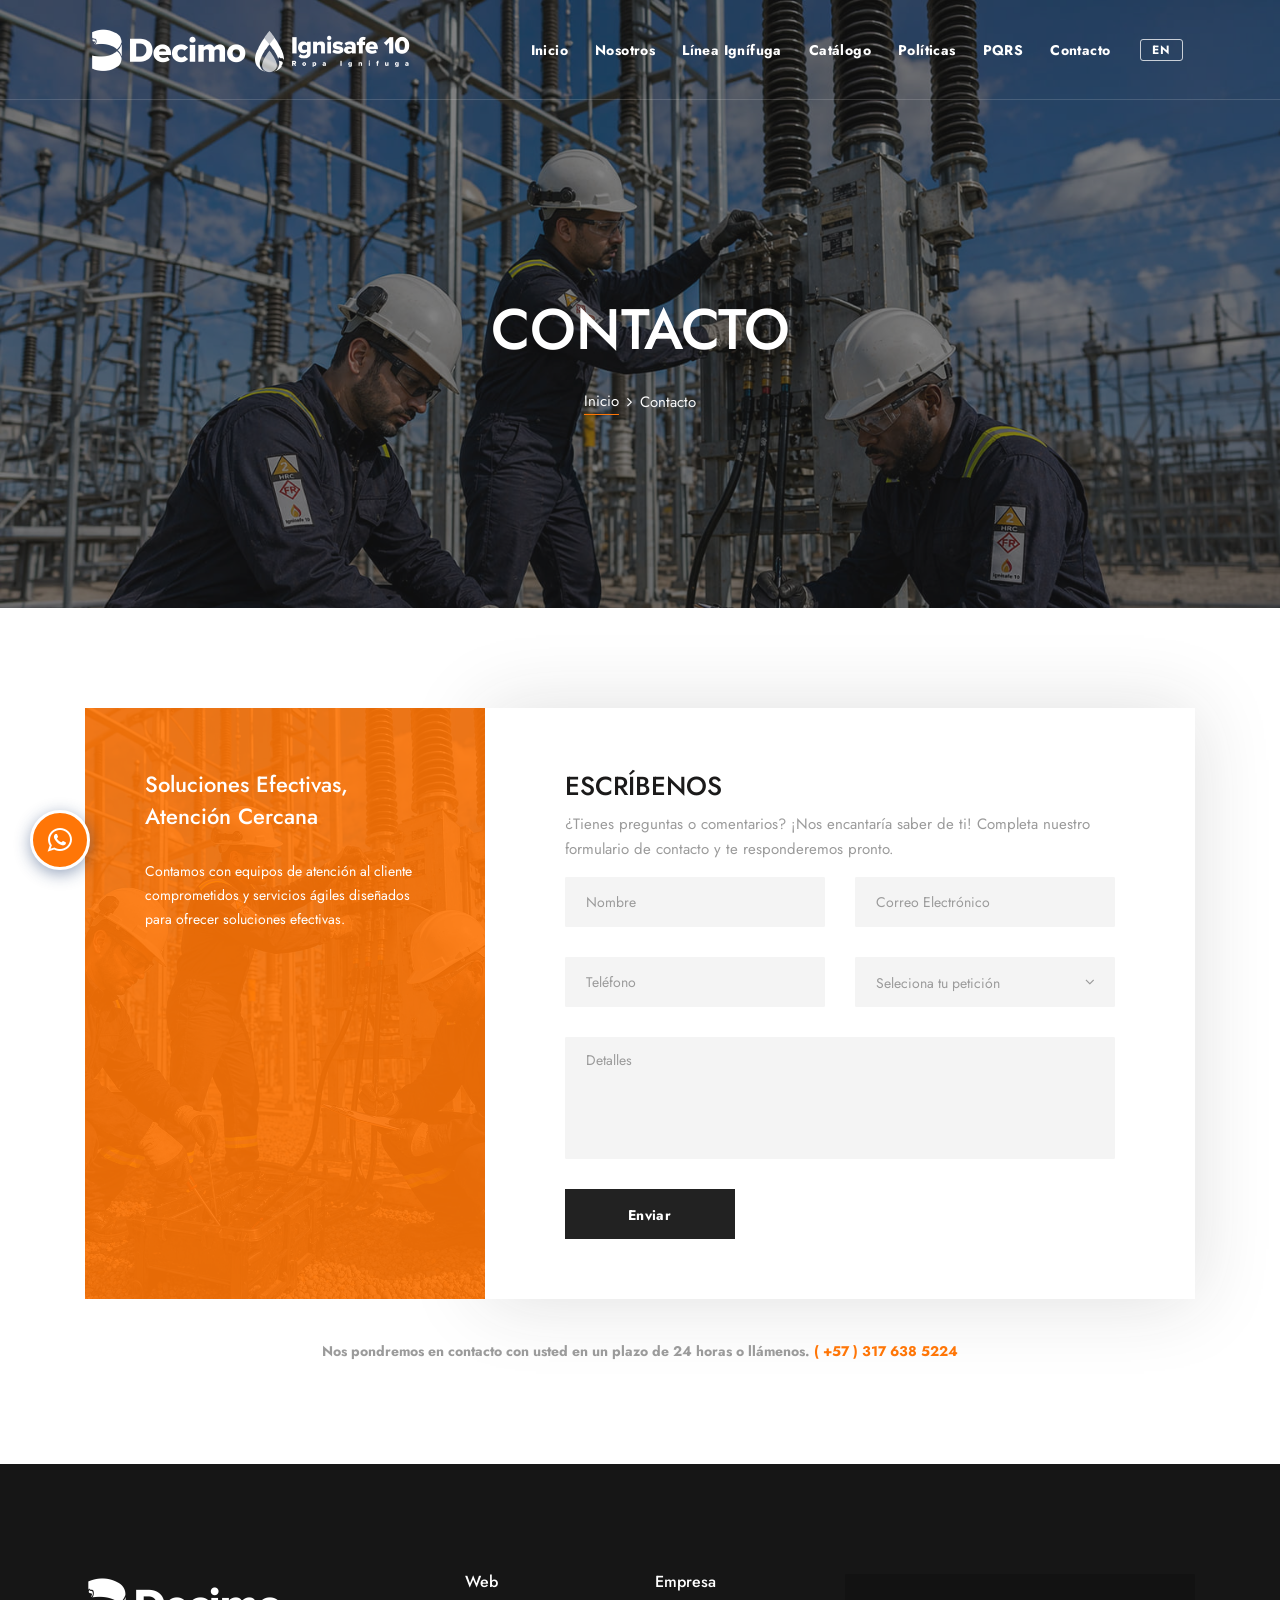
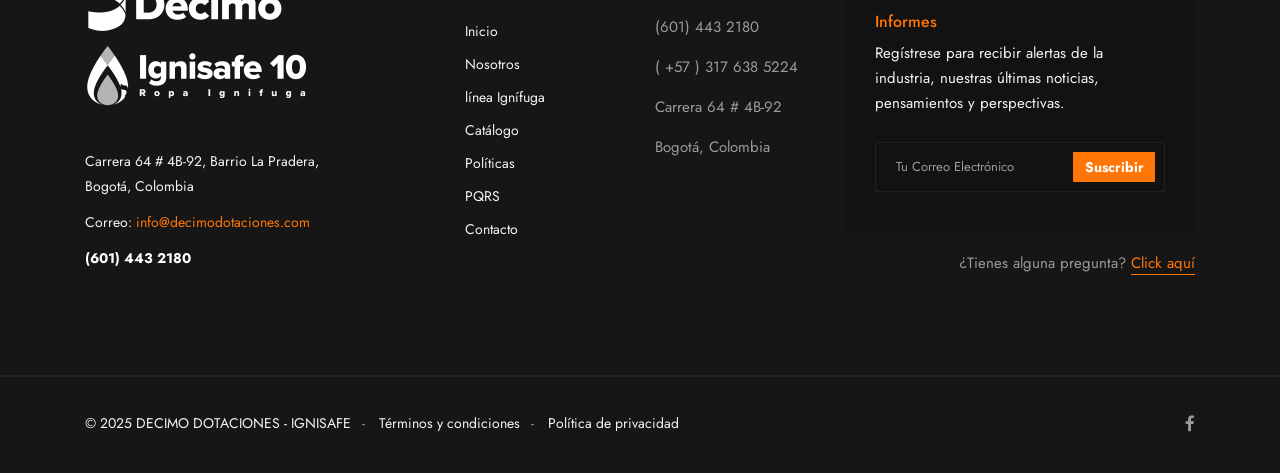
<file: contacto.html>
<!DOCTYPE html>
<html lang="es">

<head>
  <meta charset="UTF-8" />
  <meta name="viewport" content="width=device-width, initial-scale=1.0" />
  <meta http-equiv="X-UA-Compatible" content="ie=edge" />
  <meta name="description" content="Industic - Factory and Manufacturing Html Template">
  <link href="assets/images/favicon/favicon.png" rel="icon">
  <title>Décimo Dotaciones - Contacto</title>
  <link rel="stylesheet" href="https://fonts.googleapis.com/css?family=Roboto:400,500,700%7cRubik:400,500,700&display=swap">
  <link rel="stylesheet" href="assets/css/libraries.css">
  <link rel="stylesheet" href="assets/css/style.css">
</head>

<body>
  <div class="wrapper">
    <!-- =========================
        Header
    =========================== -->
    <header id="header" class="header header-transparent">
      <nav class="navbar navbar-expand-lg sticky-navbar">
        <div class="container">
          <a class="navbar-brand" href="index.html">
            <img src="assets/images/logo/logo-light.png" class="logo-light" alt="logo" >
            <img src="assets/images/logo/logo-dark.png" class="logo-dark" alt="logo">
          </a>
          <button class="navbar-toggler" type="button">
            <span class="menu-lines"><span></span></span>
          </button>
          <div class="collapse navbar-collapse" id="mainNavigation">
            <ul class="navbar-nav ml-auto">
              <li class="nav__item">
                <a href="index.html" class="nav__item-link" data-i18n="nav.home">Inicio</a>
              </li>
              <li class="nav__item">
                <a href="nosotros.html" class="nav__item-link" data-i18n="nav.about">Nosotros</a>
              </li>
              <li class="nav__item">
                <a href="linea-ignifuga.html" class="nav__item-link" data-i18n="nav.flame">línea Ignífuga</a>
              </li>
              <li class="nav__item">
                <a href="catalogo.html" class="nav__item-link" data-i18n="nav.catalog">Catálogo</a>
              </li>
              <li class="nav__item">
                <a href="politicas-empresariales.html" class="nav__item-link" data-i18n="nav.policies">Políticas</a>
              </li>
              <li class="nav__item">
                <a href="https://docs.google.com/forms/d/e/1FAIpQLSfFGwjCG1T_JQYt4kFtrGWhm8Ot8-St2_dMyABzKSEfCnntng/viewform" class="nav__item-link" target="_blank">PQRS</a>
              </li>
              <li class="nav__item">
                <a href="contacto.html" class="nav__item-link" data-i18n="nav.contact">Contacto</a>
              </li>
            </ul><!-- /.navbar-nav -->
            <div class="navbar-modules">
              <ul class="list-unstyled d-flex align-items-center modules__btns-list">
                <li class="lang-switcher">
                  <button class="btn-lang" id="langBtnEn" onclick="setLang('en')">EN</button>
                  <button class="btn-lang" id="langBtnEs" onclick="setLang('es')">ES</button>
                </li>
              </ul><!-- /.modules-wrapper -->
            </div><!-- /.navbar-modules -->
          </div><!-- /.navbar-collapse -->
        </div><!-- /.container -->
      </nav><!-- /.navabr -->
    </header><!-- /.Header -->

    <!-- ========================
       page title
    =========================== -->
    <section id="pageTitle" class="page-title page-title-layout3 bg-overlay bg-parallax text-center">
      <div class="bg-img"><img src="assets/images/page-titles/fondosweb-02.jpg.jpeg" alt="background"></div>
      <div class="container">
        <div class="row">
          <div class="col-sm-12 col-md-12 col-lg-8 offset-lg-2">
            <h1 class="pagetitle__heading" data-i18n="cont.page.heading">CONTACTO</h1>
            <nav aria-label="breadcrumb">
              <ol class="breadcrumb justify-content-center">
                <li class="breadcrumb-item"><a href="index.html" data-i18n="nav.home">Inicio</a></li>
                <li class="breadcrumb-item active" aria-current="page" data-i18n="cont.page.crumb">Contacto</li>
              </ol>
            </nav>
          </div><!-- /.col-lg-8 -->
        </div><!-- /.row -->
      </div><!-- /.container -->
    </section><!-- /.page-title -->

    <!-- ========================
      Request Quote 2
    =========================== -->
    <section id="requestQuote" class="request-quote-2 pb-100 pt-100">
      <div class="container">
        <div class="row">
          <div class="col-sm-12 col-md-12 col-lg-12">
            <div class="request-quote-panel">
              <div class="request__panel-banner bg-overlay bg-overlay-theme">
                <div class="bg-img"><img src="assets/images/page-titles/fondosweb-02.jpg.jpeg" alt="banner"></div>
                <div class="request__panel-banner-inner">
                  <h5 class="request__panel-title" data-i18n="cont.panel.title">Soluciones efectivas, atención cercana</h5>
                  <p class="request__panel-desc" data-i18n="cont.panel.desc">Contamos con equipos de atención al cliente comprometidos y servicios ágiles diseñados para ofrecer soluciones efectivas.</p>
                </div><!-- /.request-panel-banner-inner -->
              </div><!-- /.request-panel-banner -->
              <div class="request__form mb-0">
                <div class="request__form-body">
                  <div class="row">
                    <div class="col-sm-12 col-md-12 col-lg-12">
                      <h4 class="request__form-title" data-i18n="cont.form.title">ESCRÍBENOS</h4>
                      <p class="request__form-desc" data-i18n="cont.form.desc">¿Tienes preguntas o comentarios? ¡Nos encantaría saber de ti! Completa nuestro formulario de contacto y te responderemos pronto.</p>
                    </div>
                    <div class="col-sm-6 col-md-6 col-lg-6">
                      <div class="form-group">
                        <input type="text" class="form-control" data-i18n-placeholder="cont.ph.name" placeholder="Nombre">
                      </div>
                    </div><!-- /.col-lg-6 -->
                    <div class="col-sm-6 col-md-6 col-lg-6">
                      <div class="form-group">
                        <input type="email" class="form-control" data-i18n-placeholder="cont.ph.email" placeholder="Correo Electrónico">
                      </div>
                    </div><!-- /.col-lg-6 -->
                    <div class="col-sm-6 col-md-6 col-lg-6">
                      <div class="form-group">
                        <input type="text" class="form-control" data-i18n-placeholder="cont.ph.phone" placeholder="Teléfono">
                      </div>
                    </div><!-- /.col-lg-6 -->
                    <div class="col-sm-6 col-md-6 col-lg-6">
                      <div class="form-group form-group-select">
                        <select class="form-control">
                          <option data-i18n="cont.sel.default">Seleciona tu petición</option>
                          <option data-i18n="cont.sel.opt1">Cotización</option>
                          <option data-i18n="cont.sel.opt2">Sugerencia</option>
                          <option data-i18n="cont.sel.opt3">Felicitación</option>
                          <option data-i18n="cont.sel.opt4">Reclamo</option>
                        </select>
                      </div>
                    </div><!-- /.col-lg-6 -->
                    <div class="col-sm-12 col-md-12 col-lg-12">
                      <div class="form-group">
                        <textarea class="form-control" data-i18n-placeholder="cont.ph.details" placeholder="Detalles"></textarea>
                      </div>
                    </div><!-- /.col-lg-6 -->
                    <div class="col-sm-12 col-md-12 col-lg-12">
                      <button class="btn btn__secondary" data-i18n="cont.form.send">Enviar</button>
                    </div><!-- /.col-lg-12 -->
                  </div>
                </div><!-- /.request-form-body -->
              </div>
            </div>
          </div>
        </div><!-- /.row -->
        <div class="row">
          <div class="col-sm-12 col-md-12 col-lg-12 text-center mt-40">
            <p class="text__link mb-0"><span data-i18n="cont.info">Nos pondremos en contacto con usted en un plazo de 24 horas o llámenos.</span>
              <span class="font-bold color-theme">( +57 ) 317 638 5224</span>
            </p>
          </div><!-- /.col-lg-12 -->
        </div><!-- /.row -->
      </div><!-- /.container -->
    </section><!-- /.Request Quote -->

    <!-- ========================
      Footer
    ========================== -->
    <footer id="footer" class="footer footer-1">
      <div class="footer-top">
        <div class="container">
          <div class="row">
            <div class="col-sm-12 col-md-12 col-lg-4 footer__widget footer__widget-about  mb-30">
              <div class="footer__widget-content">
                <img src="assets/images/logo/logo-footer.png" alt="logo">
                <p>Carrera 64 # 4B-92, Barrio La Pradera, <br>Bogotá, Colombia</p>
                <p><span data-i18n="footer.emailLabel">Correo:</span> <a href="mailto:info@decimodotaciones.com">info@decimodotaciones.com</a></p>
                <p><a href="tel:002010612457410" class="font-weight-bold color-white">(601) 443 2180</a></p>
              </div>
            </div><!-- /.col-lg-4 -->
            <div class="col-6 col-sm-6 col-md-3 col-lg-2 footer__widget footer__widget-nav">
              <h6 class="footer__widget-title" data-i18n="footer.web">Web</h6>
              <div class="footer__widget-content">
                <nav>
                  <ul class="list-unstyled">
                    <li><a href="index.html" data-i18n="nav.home">Inicio</a></li>
                    <li><a href="nosotros.html" data-i18n="nav.about">Nosotros</a></li>
                    <li><a href="linea-ignifuga.html" data-i18n="nav.flame">Línea Ignífuga</a></li>
                    <li><a href="catalogo.html" data-i18n="nav.catalog">Catálogo</a></li>
                    <li><a href="politicas-empresariales.html" data-i18n="nav.policies">Políticas</a></li>
                    <li><a href="https://docs.google.com/forms/d/e/1FAIpQLSfFGwjCG1T_JQYt4kFtrGWhm8Ot8-St2_dMyABzKSEfCnntng/viewform" target="_blank">PQRS</a></li>
                    <li><a href="contacto.html" data-i18n="nav.contact">Contacto</a></li>
                  </ul>
                </nav>
              </div><!-- /.footer-widget-content -->
            </div><!-- /.col-lg-2 -->
            <div class="col-6 col-sm-6 col-md-3 col-lg-2 footer__widget footer__widget-nav">
              <h6 class="footer__widget-title" data-i18n="footer.company">Empresa</h6>
              <div class="footer__widget-content">
                <nav>
                  <ul class="list-unstyled">
                    <li><p>(601) 443 2180</p></li>
                    <li><p>( +57 ) 317 638 5224</p></li>
                    <li><p>Carrera 64 # 4B-92</p></li>
                    <li><p>Bogotá, Colombia</p></li>
                  </ul>
                </nav>
              </div><!-- /.footer-widget-content -->
            </div><!-- /.col-lg-2 -->
            <div class="col-12 col-sm-12 col-md-6 col-lg-4 footer__widget footer__widget-newsletter">
              <div class="footer__widget-content">
                <h6 class="footer__widget-title" data-i18n="footer.reports">Informes</h6>
                <p data-i18n="footer.newsletter.desc">Regístrese para recibir alertas de la industria, nuestras últimas noticias, pensamientos y perspectivas.</p>
                <form class="widget__newsletter-form">
                  <div class="form-group mb-0">
                    <input type="text" class="form-control" data-i18n-placeholder="footer.newsletter.email" placeholder="Tu Correo Electrónico ">
                    <button type="submit" class="btn btn__primary btn__hover2" data-i18n="footer.newsletter.btn">Suscribir</button>
                  </div>
                </form>
              </div><!-- /.footer-widget-content -->
              <div class="text-right mt-20">
                <span class="footer__contact-link"><span data-i18n="footer.question">¿Tienes alguna pregunta?</span>
                  <a href="contacto.html" data-i18n="footer.clickHere">Click aquí</a>
                </span>
              </div>
            </div><!-- /.col-lg-4 -->
          </div><!-- /.row -->
        </div><!-- /.container -->
      </div><!-- /.footer-top -->
      <div class="footer-bottom">
        <div class="container">
          <div class="row">
            <div class="col-sm-12 col-md-9 col-lg-9">
              <div class="footer__copyright">
                <nav>
                  <ul class="list-unstyled footer__copyright-links d-flex flex-wrap">
                    <li>
                      <a href="index.html">
                        &copy; 2025 DECIMO DOTACIONES - IGNISAFE <span class="color-theme"></span>
                      </a>
                    </li>
                    <li><a href="politicas-empresariales.html" data-i18n="footer.terms">Términos y condiciones </a></li>
                    <li><a href="politicas-empresariales.html" data-i18n="footer.privacy">Política de privacidad</a></li>
                  </ul>
                </nav>

              </div><!-- /.Footer-copyright -->
            </div><!-- /.col-lg-6 -->
            <div class="col-sm-12 col-md-3 col-lg-3 d-flex align-items-center">
              <div class="social__icons justify-content-end w-100">
                <a href="https://www.facebook.com/decimodotaciones" target="_blank"><i class="fa fa-facebook"></i></a>
              </div><!-- /.social-icons -->
            </div><!-- /.col-lg-6 -->
          </div><!-- /.row -->
        </div><!-- /.Footer-bottom -->
      </div><!-- /.container -->
    </footer><!-- /.Footer -->
    <button id="scrollTopBtn"><i class="fa fa-long-arrow-up"></i></button>

    <div class="module__search-container">
      <i class="fa fa-times close-search"></i>
      <form class="module__search-form">
        <input type="text" class="search__input" placeholder="Type Words Then Enter">
        <button class="module__search-btn"><i class="fa fa-search"></i></button>
      </form>
    </div><!-- /.module-search-container -->

    <!-- WhatsApp Floating Button -->
    <a href="https://wa.me/573176385224" class="whatsapp-float" target="_blank" rel="noopener noreferrer" aria-label="Contáctanos por WhatsApp">
      <div class="whatsapp-float__btn">
        <i class="fa fa-whatsapp"></i>
      </div>
      <span class="whatsapp-float__label">¡Escríbenos!</span>
    </a>

  </div><!-- /.wrapper -->

  <script src="assets/js/jquery-3.3.1.min.js"></script>
  <script src="assets/js/plugins.js"></script>
  <script src="assets/js/i18n.js"></script>
  <script src="assets/js/main.js"></script>
</body>

</html>
</file>
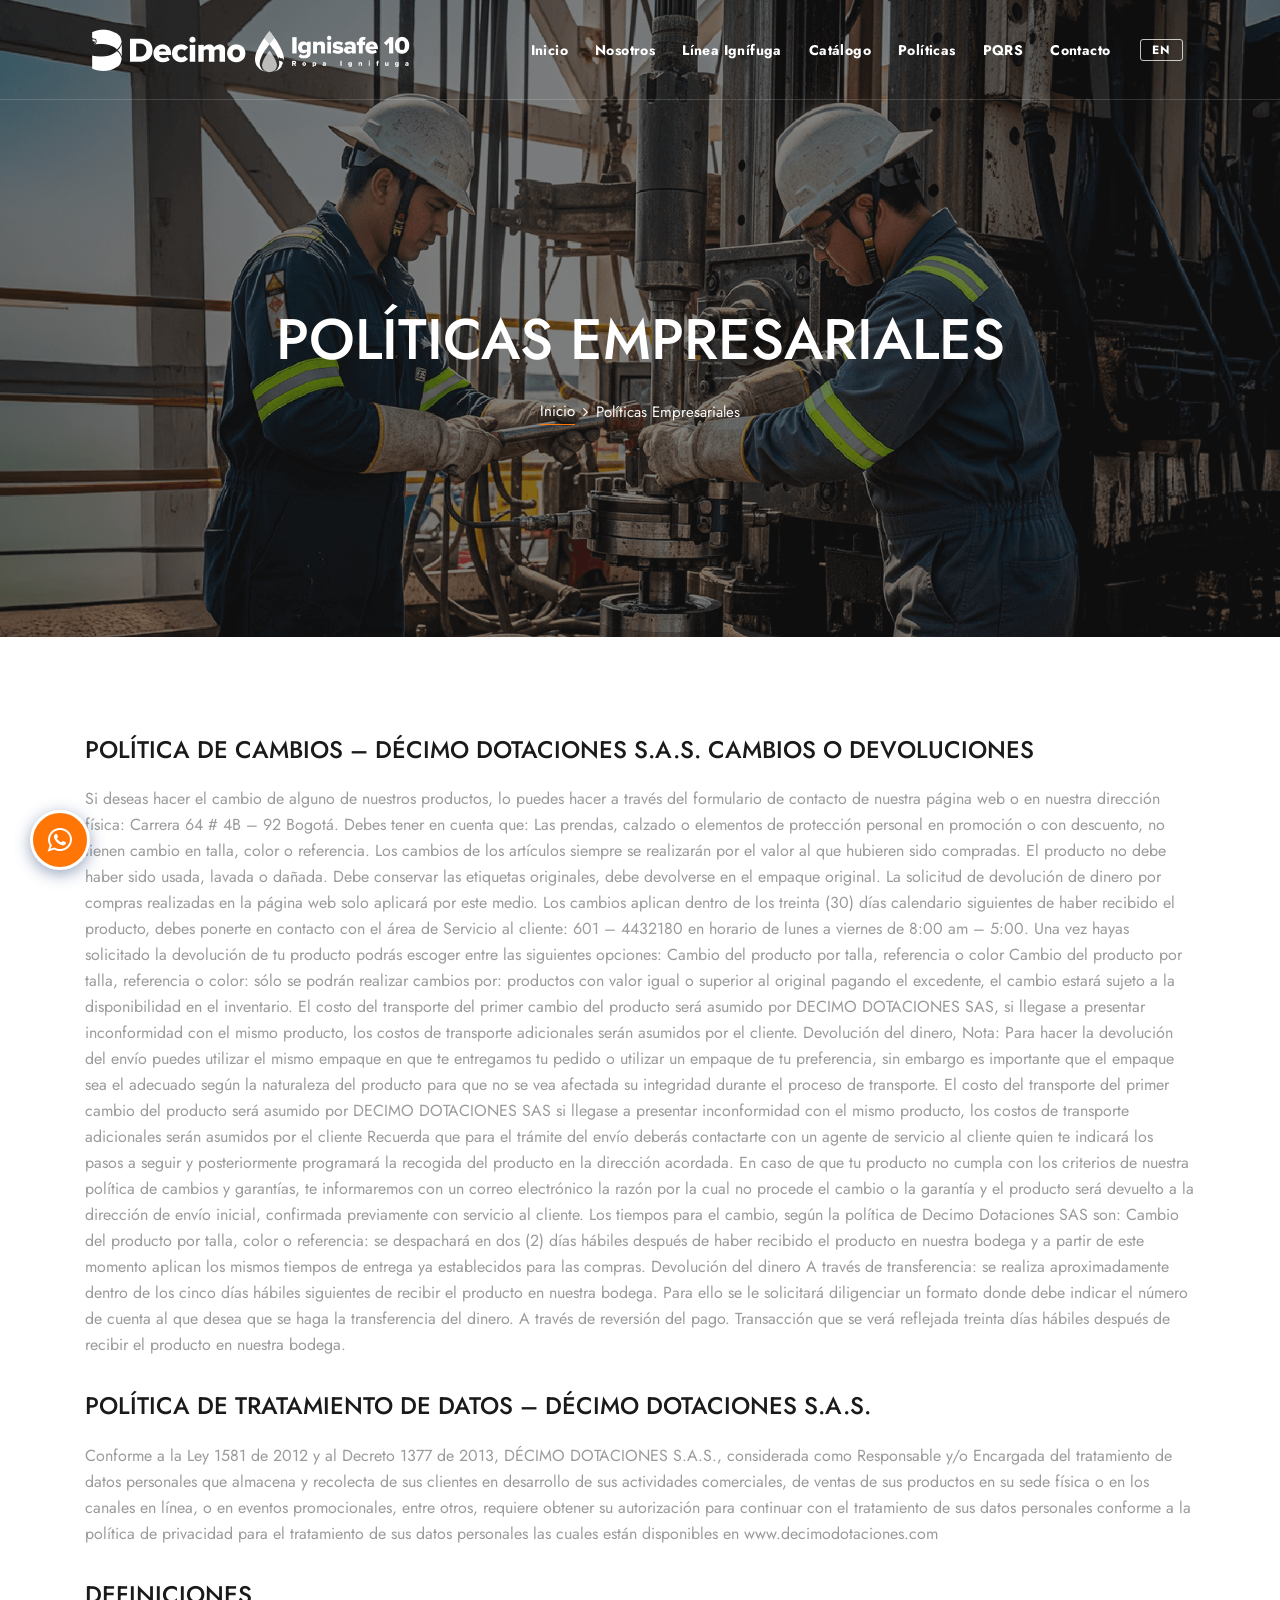
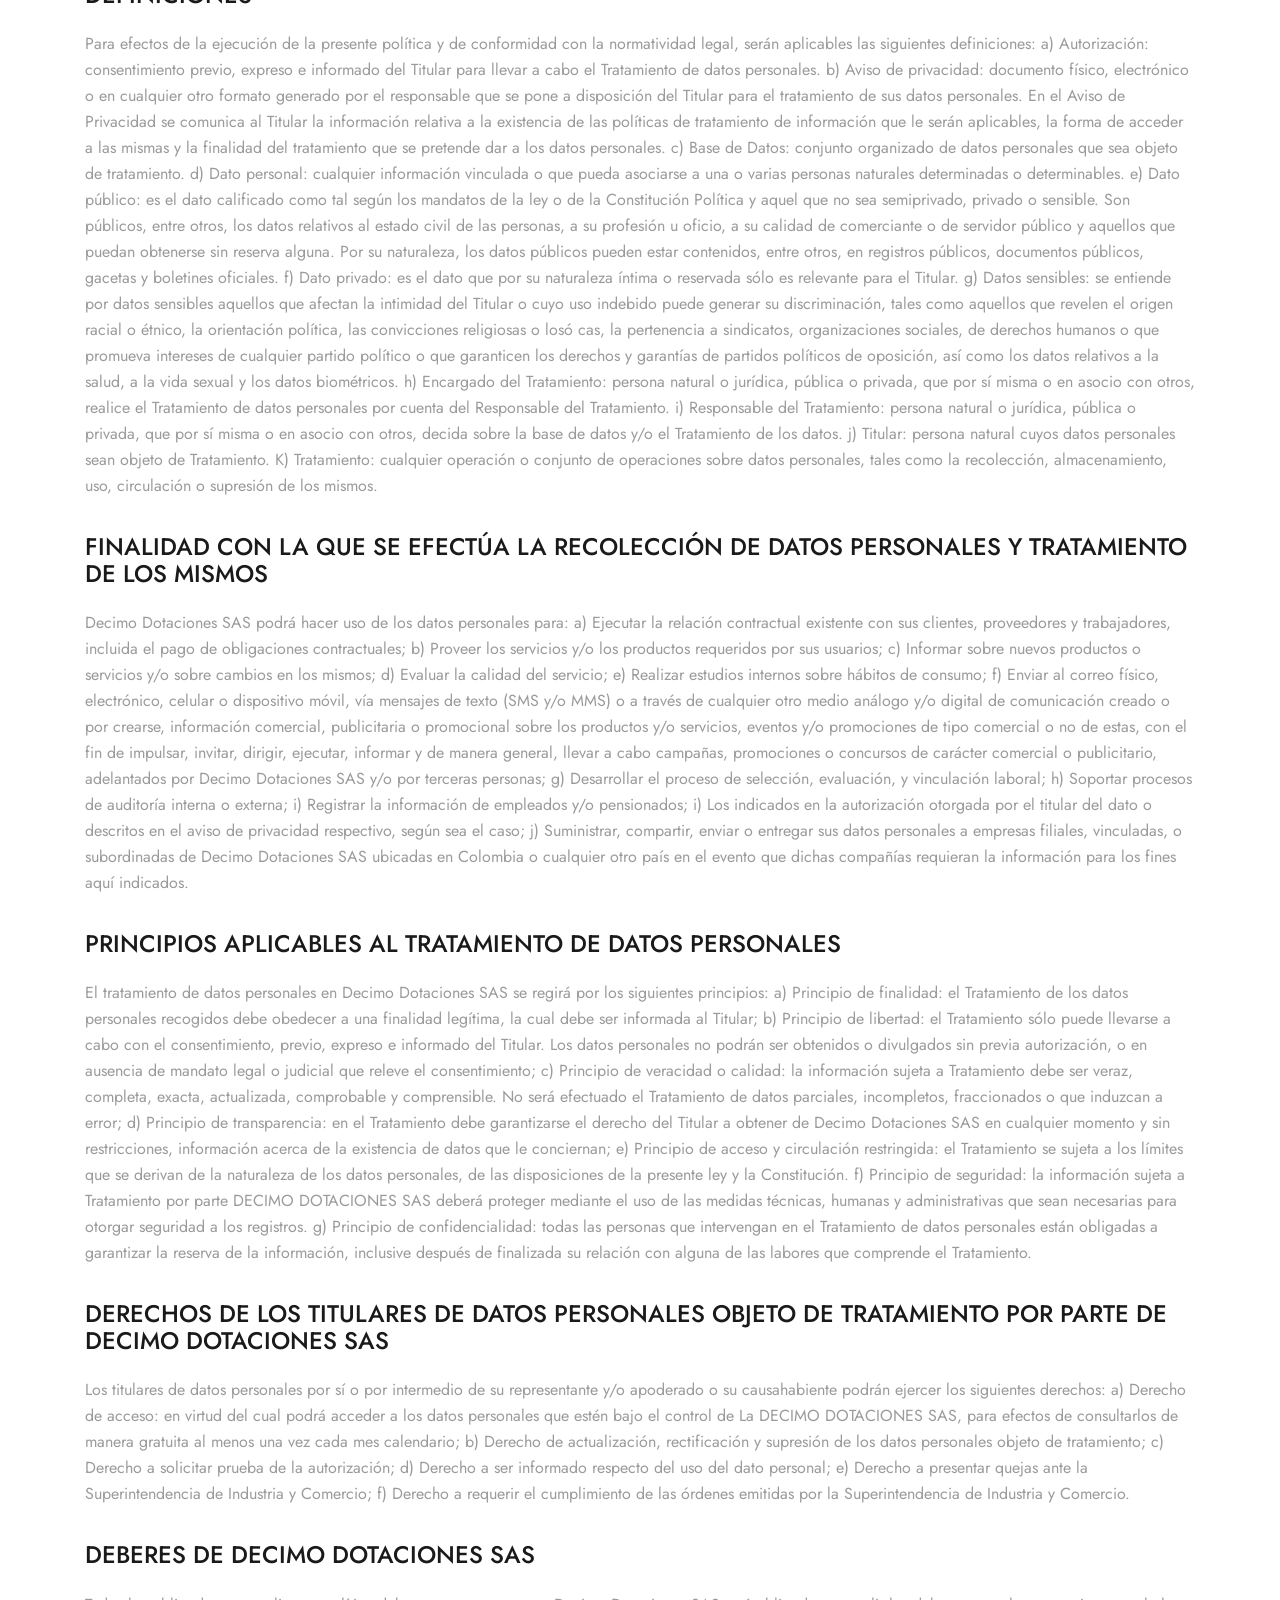
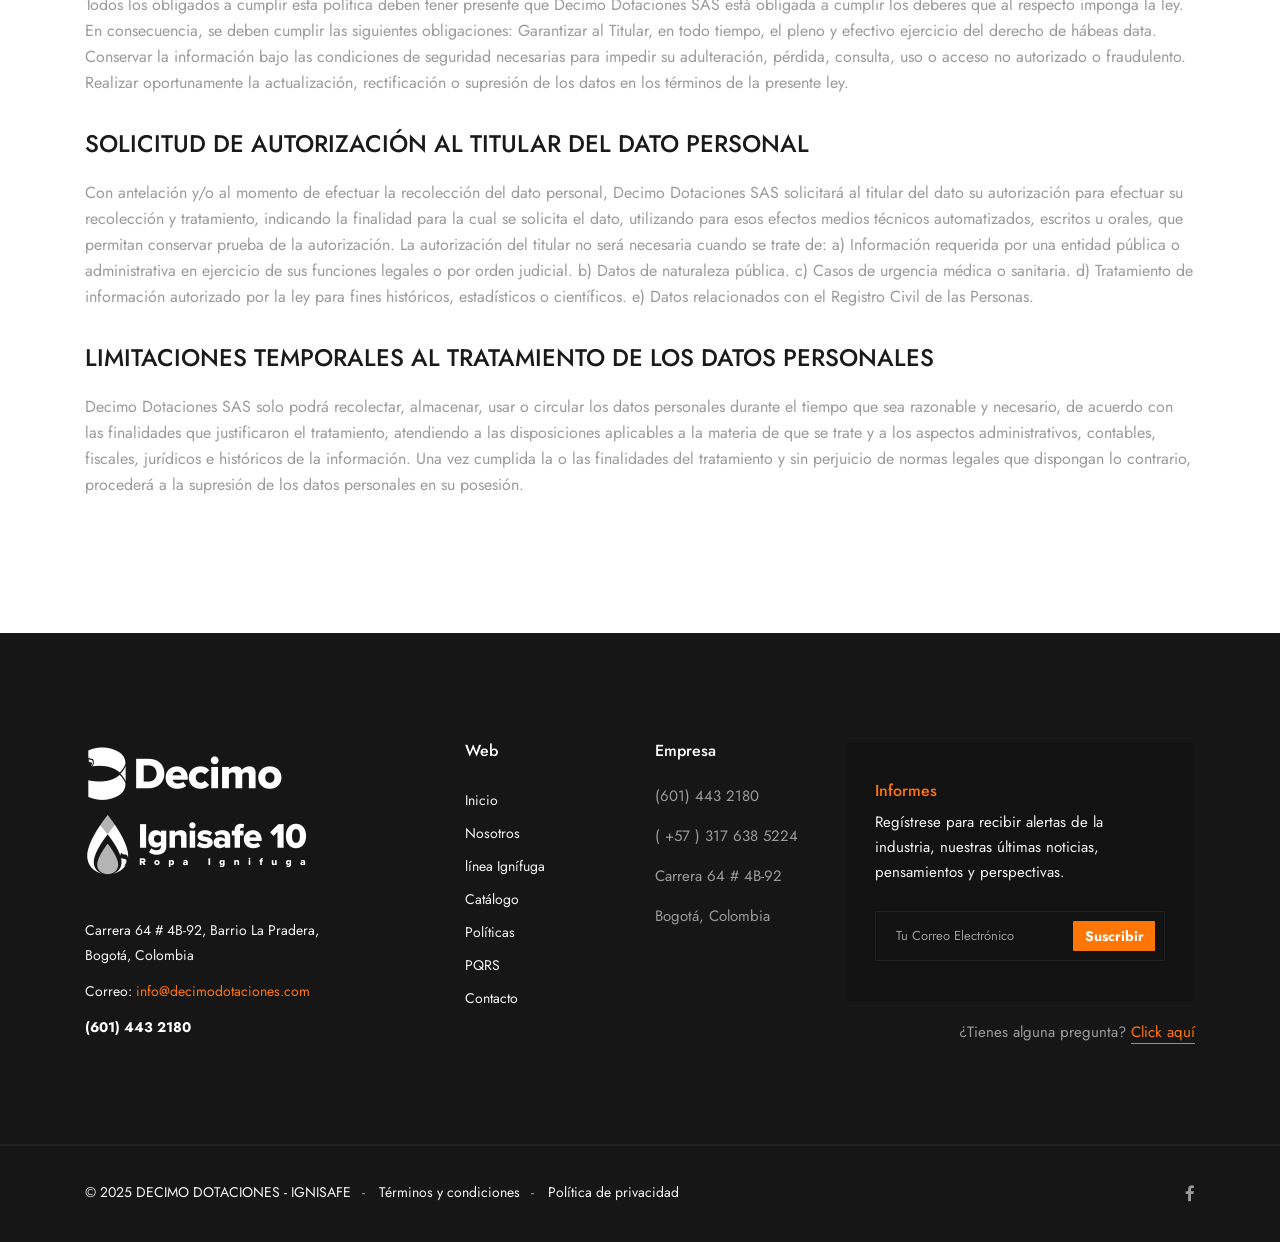
<file: politicas-empresariales.html>
<!DOCTYPE html>
<html lang="es">

<head>
  <meta charset="UTF-8" />
  <meta name="viewport" content="width=device-width, initial-scale=1.0" />
  <meta http-equiv="X-UA-Compatible" content="ie=edge" />
  <meta name="description" content="Industic - Factory and Manufacturing Html Template">
  <link href="assets/images/favicon/favicon.png" rel="icon">
  <title>Décimo Dotaciones - Políticas Empresariales</title>
  <link rel="stylesheet" href="https://fonts.googleapis.com/css?family=Roboto:400,500,700%7cRubik:400,500,700&display=swap">
  <link rel="stylesheet" href="assets/css/libraries.css">
  <link rel="stylesheet" href="assets/css/style.css">
</head>

<body>
  <div class="wrapper">
    <!-- =========================
        Header
    =========================== -->
    <header id="header" class="header header-transparent">
      <nav class="navbar navbar-expand-lg sticky-navbar">
        <div class="container">
          <a class="navbar-brand" href="index.html">
            <img src="assets/images/logo/logo-light.png" class="logo-light" alt="logo">
            <img src="assets/images/logo/logo-dark.png" class="logo-dark" alt="logo">
          </a>
          <button class="navbar-toggler" type="button">
            <span class="menu-lines"><span></span></span>
          </button>
          <div class="collapse navbar-collapse" id="mainNavigation">
            <ul class="navbar-nav ml-auto">
              <li class="nav__item">
                <a href="index.html" class="nav__item-link" data-i18n="nav.home">Inicio</a>
              </li>
              <li class="nav__item">
                <a href="nosotros.html" class="nav__item-link" data-i18n="nav.about">Nosotros</a>
              </li>
              <li class="nav__item">
                <a href="linea-ignifuga.html" class="nav__item-link" data-i18n="nav.flame">línea Ignífuga</a>
              </li>
              <li class="nav__item">
                <a href="catalogo.html" class="nav__item-link" data-i18n="nav.catalog">Catálogo</a>
              </li>
              <li class="nav__item">
                <a href="politicas-empresariales.html" class="nav__item-link" data-i18n="nav.policies">Políticas</a>
              </li>
              <li class="nav__item">
                <a href="https://docs.google.com/forms/d/e/1FAIpQLSfFGwjCG1T_JQYt4kFtrGWhm8Ot8-St2_dMyABzKSEfCnntng/viewform"
                  class="nav__item-link" target="_blank">PQRS</a>
              </li>
              <li class="nav__item">
                <a href="contacto.html" class="nav__item-link" data-i18n="nav.contact">Contacto</a>
              </li>
            </ul><!-- /.navbar-nav -->
            <div class="navbar-modules">
              <ul class="list-unstyled d-flex align-items-center modules__btns-list">
                <li class="lang-switcher">
                  <button class="btn-lang" id="langBtnEn" onclick="setLang('en')">EN</button>
                  <button class="btn-lang" id="langBtnEs" onclick="setLang('es')">ES</button>
                </li>
              </ul><!-- /.modules-wrapper -->
            </div><!-- /.navbar-modules -->
          </div><!-- /.navbar-collapse -->
        </div><!-- /.container -->
      </nav><!-- /.navabr -->
    </header><!-- /.Header -->

    <!-- ========================
         page title
      =========================== -->
    <section id="page-title" class="page-title page-title-layout4 bg-overlay bg-parallax text-center">
      <div class="bg-img"><img src="assets/images/page-titles/3.png" alt="background"></div>
      <div class="container">
        <div class="row">
          <div class="col-sm-12 col-md-12 col-lg-8 offset-lg-2">
            <h1 class="pagetitle__heading" data-i18n="pol.page.heading">POLÍTICAS EMPRESARIALES</h1>
            <nav aria-label="breadcrumb">
              <ol class="breadcrumb justify-content-center">
                <li class="breadcrumb-item"><a href="index.html" data-i18n="nav.home">Inicio</a></li>
                <li class="breadcrumb-item active" aria-current="page" data-i18n="pol.page.crumb">Políticas Empresariales</li>
              </ol>
            </nav>
          </div><!-- /.col-lg-8 -->
        </div><!-- /.row -->
      </div><!-- /.container -->
    </section><!-- /.page-title -->

    <!-- ======================
      Text Content Section
    ========================= -->
    <section id="textContentSection" class="text-content-section">
      <div class="container">
        <div class="row">
          <div class="col-sm-12 col-md-12 col-lg-12">
            <div class="text__block">
              <h5 class="text__block-title" data-i18n="pol.t1">POLÍTICA DE CAMBIOS – DÉCIMO DOTACIONES S.A.S. CAMBIOS O DEVOLUCIONES</h5>
              <p class="text__block-desc" data-i18n="pol.d1">Si deseas hacer el cambio de alguno de nuestros productos, lo puedes hacer a
                través del formulario de contacto de nuestra página web o en nuestra dirección física: Carrera 64 # 4B –
                92 Bogotá. Debes tener en cuenta que: Las prendas, calzado o elementos de protección personal en
                promoción o con descuento, no tienen cambio en talla, color o referencia. Los cambios de los artículos
                siempre se realizarán por el valor al que hubieren sido compradas. El producto no debe haber sido usada,
                lavada o dañada. Debe conservar las etiquetas originales, debe devolverse en el empaque original. La
                solicitud de devolución de dinero por compras realizadas en la página web solo aplicará por este medio.
                Los cambios aplican dentro de los treinta (30) días calendario siguientes de haber recibido el producto,
                debes ponerte en contacto con el área de Servicio al cliente: 601 – 4432180 en horario de lunes a
                viernes de 8:00 am – 5:00. Una vez hayas solicitado la devolución de tu producto podrás escoger entre
                las siguientes opciones: Cambio del producto por talla, referencia o color Cambio del producto por
                talla, referencia o color: sólo se podrán realizar cambios por: productos con valor igual o superior al
                original pagando el excedente, el cambio estará sujeto a la disponibilidad en el inventario. El costo
                del transporte del primer cambio del producto será asumido por DECIMO DOTACIONES SAS, si llegase a
                presentar inconformidad con el mismo producto, los costos de transporte adicionales serán asumidos por
                el cliente. Devolución del dinero, Nota: Para hacer la devolución del envío puedes utilizar el mismo
                empaque en que te entregamos tu pedido o utilizar un empaque de tu preferencia, sin embargo es
                importante que el empaque sea el adecuado según la naturaleza del producto para que no se vea afectada
                su integridad durante el proceso de transporte. El costo del transporte del primer cambio del producto
                será asumido por DECIMO DOTACIONES SAS si llegase a presentar inconformidad con el mismo producto, los
                costos de transporte adicionales serán asumidos por el cliente Recuerda que para el trámite del envío
                deberás contactarte con un agente de servicio al cliente quien te indicará los pasos a seguir y
                posteriormente programará la recogida del producto en la dirección acordada. En caso de que tu producto
                no cumpla con los criterios de nuestra política de cambios y garantías, te informaremos con un correo
                electrónico la razón por la cual no procede el cambio o la garantía y el producto será devuelto a la
                dirección de envío inicial, confirmada previamente con servicio al cliente. Los tiempos para el cambio,
                según la política de Decimo Dotaciones SAS son: Cambio del producto por talla, color o referencia: se
                despachará en dos (2) días hábiles después de haber recibido el producto en nuestra bodega y a partir de
                este momento aplican los mismos tiempos de entrega ya establecidos para las compras. Devolución del
                dinero A través de transferencia: se realiza aproximadamente dentro de los cinco días hábiles siguientes
                de recibir el producto en nuestra bodega. Para ello se le solicitará diligenciar un formato donde debe
                indicar el número de cuenta al que desea que se haga la transferencia del dinero. A través de reversión
                del pago. Transacción que se verá reflejada treinta días hábiles después de recibir el producto en
                nuestra bodega.</p>
              <h5 class="text__block-title" data-i18n="pol.t2">POLÍTICA DE TRATAMIENTO DE DATOS – DÉCIMO DOTACIONES S.A.S.</h5>
              <p class="text__block-desc" data-i18n="pol.d2">Conforme a la Ley 1581 de 2012 y al Decreto 1377 de 2013, DÉCIMO DOTACIONES
                S.A.S., considerada como Responsable y/o Encargada del tratamiento de datos personales que almacena y
                recolecta de sus clientes en desarrollo de sus actividades comerciales, de ventas de sus productos en su
                sede física o en los canales en línea, o en eventos promocionales, entre otros, requiere obtener su
                autorización para continuar con el tratamiento de sus datos personales conforme a la política de
                privacidad para el tratamiento de sus datos personales las cuales están disponibles en
                www.decimodotaciones.com </p>
              <h5 class="text__block-title" data-i18n="pol.t3">DEFINICIONES </h5>
              <p class="text__block-desc" data-i18n="pol.d3">Para efectos de la ejecución de la presente política y de conformidad con la
                normatividad legal, serán aplicables las siguientes definiciones: a) Autorización: consentimiento
                previo, expreso e informado del Titular para llevar a cabo el Tratamiento de datos personales. b) Aviso
                de privacidad: documento físico, electrónico o en cualquier otro formato generado por el responsable que
                se pone a disposición del Titular para el tratamiento de sus datos personales. En el Aviso de Privacidad
                se comunica al Titular la información relativa a la existencia de las políticas de tratamiento de
                información que le serán aplicables, la forma de acceder a las mismas y la finalidad del tratamiento que
                se pretende dar a los datos personales. c) Base de Datos: conjunto organizado de datos personales que
                sea objeto de tratamiento. d) Dato personal: cualquier información vinculada o que pueda asociarse a una
                o varias personas naturales determinadas o determinables. e) Dato público: es el dato calificado como
                tal según los mandatos de la ley o de la Constitución Política y aquel que no sea semiprivado, privado o
                sensible. Son públicos, entre otros, los datos relativos al estado civil de las personas, a su profesión
                u oficio, a su calidad de comerciante o de servidor público y aquellos que puedan obtenerse sin reserva
                alguna. Por su naturaleza, los datos públicos pueden estar contenidos, entre otros, en registros
                públicos, documentos públicos, gacetas y boletines oficiales. f) Dato privado: es el dato que por su
                naturaleza íntima o reservada sólo es relevante para el Titular. g) Datos sensibles: se entiende por
                datos sensibles aquellos que afectan la intimidad del Titular o cuyo uso indebido puede generar su
                discriminación, tales como aquellos que revelen el origen racial o étnico, la orientación política, las
                convicciones religiosas o losó cas, la pertenencia a sindicatos, organizaciones sociales, de derechos
                humanos o que promueva intereses de cualquier partido político o que garanticen los derechos y garantías
                de partidos políticos de oposición, así como los datos relativos a la salud, a la vida sexual y los
                datos biométricos. h) Encargado del Tratamiento: persona natural o jurídica, pública o privada, que por
                sí misma o en asocio con otros, realice el Tratamiento de datos personales por cuenta del Responsable
                del Tratamiento. i) Responsable del Tratamiento: persona natural o jurídica, pública o privada, que por
                sí misma o en asocio con otros, decida sobre la base de datos y/o el Tratamiento de los datos. j)
                Titular: persona natural cuyos datos personales sean objeto de Tratamiento. K) Tratamiento: cualquier
                operación o conjunto de operaciones sobre datos personales, tales como la recolección, almacenamiento,
                uso, circulación o supresión de los mismos.</p>
              <h5 class="text__block-title" data-i18n="pol.t4">FINALIDAD CON LA QUE SE EFECTÚA LA RECOLECCIÓN DE DATOS PERSONALES Y
                TRATAMIENTO DE LOS MISMOS</h5>
              <p class="text__block-desc" data-i18n="pol.d4">Decimo Dotaciones SAS podrá hacer uso de los datos personales para: a)
                Ejecutar la relación contractual existente con sus clientes, proveedores y trabajadores, incluida el
                pago de obligaciones contractuales; b) Proveer los servicios y/o los productos requeridos por sus
                usuarios; c) Informar sobre nuevos productos o servicios y/o sobre cambios en los mismos; d) Evaluar la
                calidad del servicio; e) Realizar estudios internos sobre hábitos de consumo; f) Enviar al correo
                físico, electrónico, celular o dispositivo móvil, vía mensajes de texto (SMS y/o MMS) o a través de
                cualquier otro medio análogo y/o digital de comunicación creado o por crearse, información comercial,
                publicitaria o promocional sobre los productos y/o servicios, eventos y/o promociones de tipo comercial
                o no de estas, con el fin de impulsar, invitar, dirigir, ejecutar, informar y de manera general, llevar
                a cabo campañas, promociones o concursos de carácter comercial o publicitario, adelantados por Decimo
                Dotaciones SAS y/o por terceras personas; g) Desarrollar el proceso de selección, evaluación, y
                vinculación laboral; h) Soportar procesos de auditoría interna o externa; i) Registrar la información de
                empleados y/o pensionados; i) Los indicados en la autorización otorgada por el titular del dato o
                descritos en el aviso de privacidad respectivo, según sea el caso; j) Suministrar, compartir, enviar o
                entregar sus datos personales a empresas filiales, vinculadas, o subordinadas de Decimo Dotaciones SAS
                ubicadas en Colombia o cualquier otro país en el evento que dichas compañías requieran la información
                para los fines aquí indicados. Respecto de los datos (i) recolectados directamente en los puntos de
                seguridad, (ii) tomados de los documentos que suministran las personas al personal de seguridad y (iii)
                obtenidos de las videograbaciones que se realizan dentro o fuera de las instalaciones de Decimo
                Dotaciones, éstos se utilizarán para fines de seguridad de las personas, los bienes e instalaciones de
                Decimo Dotaciones SAS y podrán ser utilizados como prueba en cualquier tipo de proceso. Si un dato
                personal es proporcionado, dicha información será utilizada sólo para los propósitos aquí señalados, y
                por tanto, Decimo Dotaciones SAS no procederá a vender, licenciar, transmitir, o divulgar la misma,
                salvo que: (i) exista autorización expresa para hacerlo; (ii) sea necesario para permitir a los
                contratistas o agentes prestar los servicios encomendados; (iii) sea necesario con el fin de proveer
                nuestros servicios y/o productos; (iv) sea necesario divulgarla a las entidades que prestan servicios de
                mercadeo en nombre de Decimo Dotaciones SAS o a otras entidades con las cuales se tengan acuerdos de
                mercado conjunto; (v) la información tenga relación con una fusión, consolidación, adquisición,
                desinversión, u otro proceso de restructuración de la sociedad; (vi) que sea requerido o permitido por
                la ley. Decimo Dotaciones SAS podrá subcontratar a terceros para el procesamiento de determinadas
                funciones o información. Cuando efectivamente se subcontrate con terceros el procesamiento de
                información personal o se proporcione información personal a terceros prestadores de servicios, Decimo
                Dotaciones SAS advierte a dichos terceros sobre la necesidad de proteger dicha información personal con
                medidas de seguridad apropiadas, se prohíbe el uso de la información para fines propios y se solicita
                que no se divulgue la información personal a otros. </p>
              <h5 class="text__block-title" data-i18n="pol.t5">PRINCIPIOS APLICABLES AL TRATAMIENTO DE DATOS PERSONALES</h5>
              <p class="text__block-desc" data-i18n="pol.d5">El tratamiento de datos personales en Decimo Dotaciones SAS se regirá por los
                siguientes principios: a) Principio de finalidad: el Tratamiento de los datos personales recogidos debe
                obedecer a una finalidad legítima, la cual debe ser informada al Titular; b) Principio de libertad: el
                Tratamiento sólo puede llevarse a cabo con el consentimiento, previo, expreso e informado del Titular.
                Los datos personales no podrán ser obtenidos o divulgados sin previa autorización, o en ausencia de
                mandato legal o judicial que releve el consentimiento; c) Principio de veracidad o calidad: la
                información sujeta a Tratamiento debe ser veraz, completa, exacta, actualizada, comprobable y
                comprensible. No será efectuado el Tratamiento de datos parciales, incompletos, fraccionados o que
                induzcan a error; d) Principio de transparencia: en el Tratamiento debe garantizarse el derecho del
                Titular a obtener de Decimo Dotaciones SAS en cualquier momento y sin restricciones, información acerca
                de la existencia de datos que le conciernan; e) Principio de acceso y circulación restringida: el
                Tratamiento se sujeta a los límites que se derivan de la naturaleza de los datos personales, de las
                disposiciones de la presente ley y la Constitución. Los datos personales, salvo la información pública,
                y lo dispuesto en la autorización otorgada por el titular del dato, no podrán estar disponibles en
                Internet u otros medios de divulgación o comunicación masiva, salvo que el acceso sea técnicamente
                controlable para brindar un conocimiento restringido sólo a los Titulares o terceros autorizados; f)
                Principio de seguridad: la información sujeta a Tratamiento por parte DECIMO DOTACIONES SAS deberá
                proteger mediante el uso de las medidas técnicas, humanas y administrativas que sean necesarias para
                otorgar seguridad a los registros evitando su adulteración, pérdida, consulta, uso o acceso no
                autorizado o fraudulento; g) Principio de confidencialidad: todas las personas que intervengan en el
                Tratamiento de datos personales están obligadas a garantizar la reserva de la información, inclusive
                después de finalizada su relación con alguna de las labores que comprende el Tratamiento. PARÁGRAFO
                PRIMERO: En el evento que se recolecten datos personales sensibles, el Titular podrá negarse a autorizar
                su Tratamiento.</p>
              <h5 class="text__block-title" data-i18n="pol.t6">DERECHOS DE LOS TITULARES DE DATOS PERSONALES OBJETO DE TRATAMIENTO POR
                PARTE DE DECIMO DOTACIONES SAS</h5>
              <p class="text__block-desc" data-i18n="pol.d6">Los titulares de datos personales por sí o por intermedio de su representante
                y/o apoderado o su causahabiente podrán ejercer los siguientes derechos, respecto de los datos
                personales que sean objeto de tratamiento por parte de DECIMO DOTACIONES SAS: a) Derecho de acceso: en
                virtud del cual podrá acceder a los datos personales que estén bajo el control de La DECIMO DOTACIONES
                SAS, para efectos de consultarlos de manera gratuita al menos una vez cada mes calendario, y cada vez
                que existan modificaciones sustanciales de las Políticas de Tratamiento de la información que motiven
                nuevas consultas; b) Derecho de actualización, rectificación y supresión: en virtud del cual podrá
                solicitar la actualización, rectificación y/o supresión de los datos personales objeto de tratamiento,
                de tal manera que se satisfagan los propósitos del tratamiento; c) Derecho a solicitar prueba de la
                autorización: salvo en los eventos en los cuales, según las normas legales vigentes, no se requiera de
                la autorización para realizar el tratamiento; d) Derecho a ser informado respecto del uso del dato
                personal; e) Derecho a presentar quejas ante la Superintendencia de Industria y Comercio: por
                infracciones a lo dispuesto en la normatividad vigente sobre tratamiento de datos personales; f) Derecho
                a requerir el cumplimiento de las órdenes emitidas por la Superintendencia de Industria y Comercio.
                PARÁGRAFO PRIMERO: Para efectos del ejercicio de los derechos antes descritos tanto el titular como la
                persona que lo represente deberá demostrar su identidad y, de ser el caso, la calidad en virtud de la
                cual representa al titular. PARÁGRAFO SEGUNDO: Los derechos de los menores de edad serán ejercidos por
                medio de las personas que estén facultadas para representarlos. </p>
              <h5 class="text__block-title" data-i18n="pol.t7">DEBERES DE DECIMO DOTACIONES SAS</h5>
              <p class="text__block-desc" data-i18n="pol.d7">Todos los obligados a cumplir esta política deben tener presente que Decimo
                Dotaciones SAS está obligada a cumplir los deberes que al respecto imponga la ley. En consecuencia, se
                deben cumplir las siguientes obligaciones: Garantizar al Titular, en todo tiempo, el pleno y efectivo
                ejercicio del derecho de hábeas data. Conservar la información bajo las condiciones de seguridad
                necesarias para impedir su adulteración, pérdida, consulta, uso o acceso no autorizado o fraudulento.
                Realizar oportunamente la actualización, rectificación o supresión de los datos en los términos de la
                presente ley. Actualizar la información reportada por los responsables del Tratamiento dentro de los
                cinco (5) días hábiles contados a partir de su recibo. Tramitar las consultas y los reclamos formulados
                por los Titulares en los términos señalados en la presente ley. Adoptar un manual interno de políticas y
                procedimientos para garantizar el adecuado cumplimiento de la presente ley y, en especial, para la
                atención de consultas y reclamos por parte de los Titulares. Registrar en la base de datos la leyenda
                "reclamo en trámite" en la forma en que se regula en la presente ley. Insertar en la base de datos la
                leyenda "información en discusión judicial" una vez notificado por parte de la autoridad competente
                sobre procesos judiciales relacionados con la calidad del dato personal. Abstenerse de circular
                información que esté siendo controvertida por el Titular y cuyo bloqueo haya sido ordenado por la
                Superintendencia de Industria y Comercio. Permitir el acceso a la información únicamente a las personas
                que pueden tener acceso a ella. Informar a la Superintendencia de Industria y Comercio cuando se
                presenten violaciones a los códigos de seguridad y existan riesgos en la administración de la
                información de los Titulares. Cumplir las instrucciones y requerimientos que imparta la Superintendencia
                de Industria y Comercio. PARÁGRAFO. En el evento en que concurran las calidades de responsable del
                Tratamiento y Encargado del Tratamiento en la misma persona, le será exigible el cumplimiento de los
                deberes previstos para cada uno. </p>
              <h5 class="text__block-title" data-i18n="pol.t8">SOLICITUD DE AUTORIZACIÓN AL TITULAR DEL DATO PERSONAL</h5>
              <p class="text__block-desc" data-i18n="pol.d8">Con antelación y/o al momento de efectuar la recolección del dato personal,
                Decimo Dotaciones SAS solicitará al titular del dato su autorización para efectuar su recolección y
                tratamiento, indicando la finalidad para la cual se solicita el dato, utilizando para esos efectos
                medios técnicos automatizados, escritos u orales, que permitan conservar prueba de la autorización y/o
                de la conducta inequívoca descrita en el artículo 7 del Decreto 1377 de 2013. Dicha autorización se
                solicitará por el tiempo que sea razonable y necesario para satisfacer las necesidades que dieron origen
                a la solicitud del dato y, en todo caso, con observancia de las disposiciones legales que rigen sobre la
                materia. La autorización del titular no será necesaria cuando se trate de: a) Información requerida por
                una entidad pública o administrativa en ejercicio de sus funciones legales o por orden judicial. b)
                Datos de naturaleza pública. c) Casos de urgencia médica o sanitaria. d) Tratamiento de información
                autorizado por la ley para fines históricos, estadísticos o científicos. e) Datos relacionados con el
                Registro Civil de las Personas.</p>
              <h5 class="text__block-title" data-i18n="pol.t9">LIMITACIONES TEMPORALES AL TRATAMIENTO DE LOS DATOS PERSONALES</h5>
              <p class="text__block-desc" data-i18n="pol.d9">Decimo Dotaciones SAS solo podrá recolectar, almacenar, usar o circular los
                datos personales durante el tiempo que sea razonable y necesario, de acuerdo con las finalidades que
                justificaron el tratamiento, atendiendo a las disposiciones aplicables a la materia de que se trate y a
                los aspectos administrativos, contables, fiscales, jurídicos e históricos de la información. Una vez
                cumplida la o las finalidades del tratamiento y sin perjuicio de normas legales que dispongan lo
                contrario, procederá a la supresión de los datos personales en su posesión. No obstante, lo anterior,
                los datos personales deberán ser conservados cuando así se requiera para el cumplimiento de una
                obligación legal o contractual.</p>
            </div><!-- /.text-block -->
          </div><!-- /.col-lg-12 -->
        </div><!-- /.row -->
      </div><!-- /.container -->
    </section><!-- /.Text Content Section -->

    <!-- ========================
      Footer
    ========================== -->
    <footer id="footer" class="footer footer-1">
      <div class="footer-top">
        <div class="container">
          <div class="row">
            <div class="col-sm-12 col-md-12 col-lg-4 footer__widget footer__widget-about  mb-30">
              <div class="footer__widget-content">
                <img src="assets/images/logo/logo-footer.png" alt="logo">
                <p>Carrera 64 # 4B-92, Barrio La Pradera, <br>Bogotá, Colombia</p>
                <p><span data-i18n="footer.emailLabel">Correo:</span> <a href="mailto:info@decimodotaciones.com">info@decimodotaciones.com</a></p>
                <p><a href="tel:002010612457410" class="font-weight-bold color-white">(601) 443 2180</a></p>
              </div>
            </div><!-- /.col-lg-4 -->
            <div class="col-6 col-sm-6 col-md-3 col-lg-2 footer__widget footer__widget-nav">
              <h6 class="footer__widget-title" data-i18n="footer.web">Web</h6>
              <div class="footer__widget-content">
                <nav>
                  <ul class="list-unstyled">
                    <li><a href="index.html" data-i18n="nav.home">Inicio</a></li>
                    <li><a href="nosotros.html" data-i18n="nav.about">Nosotros</a></li>
                    <li><a href="linea-ignifuga.html" data-i18n="nav.flame">Línea Ignífuga</a></li>
                    <li><a href="catalogo.html" data-i18n="nav.catalog">Catálogo</a></li>
                    <li><a href="politicas-empresariales.html" data-i18n="nav.policies">Políticas</a></li>
                    <li><a href="https://docs.google.com/forms/d/e/1FAIpQLSfFGwjCG1T_JQYt4kFtrGWhm8Ot8-St2_dMyABzKSEfCnntng/viewform" target="_blank">PQRS</a></li>
                    <li><a href="contacto.html" data-i18n="nav.contact">Contacto</a></li>
                  </ul>
                </nav>
              </div><!-- /.footer-widget-content -->
            </div><!-- /.col-lg-2 -->
            <div class="col-6 col-sm-6 col-md-3 col-lg-2 footer__widget footer__widget-nav">
              <h6 class="footer__widget-title" data-i18n="footer.company">Empresa</h6>
              <div class="footer__widget-content">
                <nav>
                  <ul class="list-unstyled">
                    <li><p>(601) 443 2180</p></li>
                    <li><p>( +57 ) 317 638 5224</p></li>
                    <li><p>Carrera 64 # 4B-92</p></li>
                    <li><p>Bogotá, Colombia</p></li>
                  </ul>
                </nav>
              </div><!-- /.footer-widget-content -->
            </div><!-- /.col-lg-2 -->
            <div class="col-12 col-sm-12 col-md-6 col-lg-4 footer__widget footer__widget-newsletter">
              <div class="footer__widget-content">
                <h6 class="footer__widget-title" data-i18n="footer.reports">Informes</h6>
                <p data-i18n="footer.newsletter.desc">Regístrese para recibir alertas de la industria, nuestras últimas noticias, pensamientos y perspectivas.</p>
                <form class="widget__newsletter-form">
                  <div class="form-group mb-0">
                    <input type="text" class="form-control" data-i18n-placeholder="footer.newsletter.email" placeholder="Tu Correo Electrónico ">
                    <button type="submit" class="btn btn__primary btn__hover2" data-i18n="footer.newsletter.btn">Suscribir</button>
                  </div>
                </form>
              </div><!-- /.footer-widget-content -->
              <div class="text-right mt-20">
                <span class="footer__contact-link"><span data-i18n="footer.question">¿Tienes alguna pregunta?</span>
                  <a href="contacto.html" data-i18n="footer.clickHere">Click aquí</a>
                </span>
              </div>
            </div><!-- /.col-lg-4 -->
          </div><!-- /.row -->
        </div><!-- /.container -->
      </div><!-- /.footer-top -->
      <div class="footer-bottom">
        <div class="container">
          <div class="row">
            <div class="col-sm-12 col-md-9 col-lg-9">
              <div class="footer__copyright">
                <nav>
                  <ul class="list-unstyled footer__copyright-links d-flex flex-wrap">
                    <li>
                      <a href="index.html">
                        &copy; 2025 DECIMO DOTACIONES - IGNISAFE <span class="color-theme"></span>
                      </a>
                    </li>
                    <li><a href="politicas-empresariales.html" data-i18n="footer.terms">Términos y condiciones </a></li>
                    <li><a href="politicas-empresariales.html" data-i18n="footer.privacy">Política de privacidad</a></li>
                  </ul>
                </nav>
              </div><!-- /.Footer-copyright -->
            </div><!-- /.col-lg-6 -->
            <div class="col-sm-12 col-md-3 col-lg-3 d-flex align-items-center">
              <div class="social__icons justify-content-end w-100">
                <a href="https://www.facebook.com/decimodotaciones" target="_blank"><i class="fa fa-facebook"></i></a>
              </div><!-- /.social-icons -->
            </div><!-- /.col-lg-6 -->
          </div><!-- /.row -->
        </div><!-- /.Footer-bottom -->
      </div><!-- /.container -->
    </footer><!-- /.Footer -->
    <button id="scrollTopBtn"><i class="fa fa-long-arrow-up"></i></button>

    <div class="module__search-container">
      <i class="fa fa-times close-search"></i>
      <form class="module__search-form">
        <input type="text" class="search__input" placeholder="Type Words Then Enter">
        <button class="module__search-btn"><i class="fa fa-search"></i></button>
      </form>
    </div><!-- /.module-search-container -->

    <!-- WhatsApp Floating Button -->
    <a href="https://wa.me/573176385224" class="whatsapp-float" target="_blank" rel="noopener noreferrer" aria-label="Contáctanos por WhatsApp">
      <div class="whatsapp-float__btn">
        <i class="fa fa-whatsapp"></i>
      </div>
      <span class="whatsapp-float__label">¡Escríbenos!</span>
    </a>

  </div><!-- /.wrapper -->

  <script src="assets/js/jquery-3.3.1.min.js"></script>
  <script src="assets/js/plugins.js"></script>
  <script src="assets/js/i18n.js"></script>
  <script src="assets/js/main.js"></script>
</body>

</html>
</file>
<file: assets/css/style.css>
/*---------------------------
      Table of Contents
    -------------------------

    01- Global Styles
    02- Helper Classes
    03- Background & Colors
    04- Typography
    05- page title 
    06- Buttons
    07- Forms
    08- Tabs
    09- Icons
    10- Breadcrumb
    11- Pagination
    12- Lists
    13- Header & Navbar 
    14- Accordions
    15- Banners
    16- Dividers
    17- Footer
    18- Request quote
    19- Carousel
    20- Slider
    21- Video
    22- Features
    23- Fancybox
    24- Projects
    25- Team
    26- Testimonials
    27- Clients
    28- Blog
    29- Contact
    30- Pricing
    31- Counters
    32- Sidebar
    33- About
    34- Banners
    35- Careers
    36- Maps

----------------------------*/
/*--------------------------
      Global Styles
---------------------------*/
@import url('https://fonts.googleapis.com/css2?family=Jost:ital,wght@0,100..900;1,100..900&display=swap');

html,
body {
  overflow-x: hidden;
}

body {
  background-color: #ffffff;
  font-family: "Jost", sans-serif;
  font-size: 15px;
  font-weight: 400;
  color: #9b9b9b;
  -webkit-font-smoothing: antialiased;
  -moz-osx-font-smoothing: grayscale;
}

::selection {
  background-color: #ff7607;
  color: #ffffff;
}

a {
  color: #ff7607;
  -webkit-transition: color 0.3s ease;
  -moz-transition: color 0.3s ease;
  -ms-transition: color 0.3s ease;
  -o-transition: color 0.3s ease;
  transition: color 0.3s ease;
}

a:hover {
  color: #a04800;
  text-decoration: none;
}

section {
  position: relative;
  padding: 100px 0;
}

img {
  max-width: 100%;
}

/*-------------------------
     RESET Default Styles
 --------------------------*/
*,
p,
h1,
h2,
h3,
h4,
h5,
h6,
ul,
ol,
li {
  margin: 0;
  padding: 0;
}

*,
:active,
:focus {
  outline: none;
}

ul,
ol {
  list-style: none;
}

button {
  border: none;
}

button,
button:focus,
.btn.focus,
.btn:focus,
.form-control,
.form-control:focus {
  outline: none;
  background-color: transparent;
  -webkit-box-shadow: none;
  -moz-box-shadow: none;
  -ms-box-shadow: none;
  -o-box-shadow: none;
  box-shadow: none;
}

textarea {
  resize: none;
}

select {
  background-color: transparent;
}

/*----------------------------
      Helper Classes
----------------------------*/
.col-padding-0>.row {
  margin: 0;
}

.col-padding-0,
.col-padding-0>.row>[class*=col-] {
  padding: 0;
}

.inner-padding {
  padding: 120px 70px;
}

.vertical-align-center {
  position: relative;
  top: 50%;
  -webkit-transform: translateY(-50%);
  -moz-transform: translateY(-50%);
  -ms-transform: translateY(-50%);
  -o-transform: translateY(-50%);
  transform: translateY(-50%);
}

.width-auto {
  width: auto !important;
}

.fz-16 {
  font-size: 16px;
}

.font-secondary {
  font-family: "Jost", sans-serif;
}

.lh-1 {
  line-height: 1 !important;
}

.vh-100 {
  height: 100vh !important;
}

.list-inline>li {
  display: inline-block;
}

.align-v {
  display: flex;
  align-items: center;
}

.align-v-h {
  display: flex;
  justify-content: center;
  align-items: center;
}

.border-top {
  border-top: 1px solid #eaeaea !important;
}

.border-bottom {
  border-bottom: 1px solid #eaeaea !important;
}

@media (min-width: 992px) {
  .col-lg-5th {
    -ms-flex: 0 0 20%;
    flex: 0 0 20%;
    max-width: 20%;
  }
}

/*  margin Top */
.mt-0 {
  margin-top: 0 !important;
}

.mt-5 {
  margin-top: 5px !important;
}

.mt-10 {
  margin-top: 10px !important;
}

.mt-20 {
  margin-top: 20px !important;
}

.mt-30 {
  margin-top: 30px !important;
}

.mt-40 {
  margin-top: 40px !important;
}

.mt-50 {
  margin-top: 50px !important;
}

.mt-60 {
  margin-top: 60px !important;
}

.mt-70 {
  margin-top: 70px !important;
}

.mt-80 {
  margin-top: 80px !important;
}

.mt-90 {
  margin-top: 90px !important;
}

.mt-100 {
  margin-top: 100px !important;
}

/* Margin Bottom */
.mb-0 {
  margin-bottom: 0 !important;
}

.mb-5 {
  margin-bottom: 5px !important;
}

.mb-10 {
  margin-bottom: 10px !important;
}

.mb-20 {
  margin-bottom: 20px !important;
}

.mb-25 {
  margin-bottom: 25px !important;
}

.mb-30 {
  margin-bottom: 30px !important;
}

.mb-40 {
  margin-bottom: 40px !important;
}

.mb-45 {
  margin-bottom: 45px !important;
}

.mb-50 {
  margin-bottom: 50px !important;
}

.mb-60 {
  margin-bottom: 60px !important;
}

.mb-70 {
  margin-bottom: 70px !important;
}

.mb-80 {
  margin-bottom: 80px !important;
}

.mb-90 {
  margin-bottom: 90px !important;
}

.mb-100 {
  margin-bottom: 100px !important;
}

.mt--100 {
  margin-top: -100px;
}

/* Margin Right */
.mr-0 {
  margin-right: 0 !important;
}

.mr-20 {
  margin-right: 20px !important;
}

.mr-30 {
  margin-right: 30px !important;
}

.mr-40 {
  margin-right: 40px !important;
}

.mr-50 {
  margin-right: 50px !important;
}

/* Margin Left */
.ml-0 {
  margin-left: 0 !important;
}

.ml-20 {
  margin-left: 20px !important;
}

.ml-30 {
  margin-left: 30px !important;
}

.ml-40 {
  margin-left: 40px !important;
}

.ml-50 {
  margin-left: 50px !important;
}

/* padding Top */
.pb-10 {
  padding-top: 10px !important;
}

.pt-20 {
  padding-top: 20px !important;
}

.pt-30 {
  padding-top: 30px !important;
}

.pt-40 {
  padding-top: 40px !important;
}

.pt-50 {
  padding-top: 50px !important;
}

.pt-60 {
  padding-top: 60px !important;
}

.pt-70 {
  padding-top: 70px !important;
}

.pt-80 {
  padding-top: 80px !important;
}

.pt-90 {
  padding-top: 90px !important;
}

.pt-100 {
  padding-top: 100px !important;
}

.pt-110 {
  padding-top: 110px !important;
}

.pt-120 {
  padding-top: 120px !important;
}

.pt-130 {
  padding-top: 130px !important;
}

.pt-140 {
  padding-top: 140px !important;
}

.pt-150 {
  padding-top: 150px !important;
}

.pt-170 {
  padding-top: 170px !important;
}

/*  Padding Bottom */
.pb-10 {
  padding-bottom: 10px !important;
}

.pb-20 {
  padding-bottom: 20px !important;
}

.pb-30 {
  padding-bottom: 30px !important;
}

.pb-40 {
  padding-bottom: 40px !important;
}

.pb-50 {
  padding-bottom: 50px !important;
}

.pb-60 {
  padding-bottom: 60px !important;
}

.pb-70 {
  padding-bottom: 70px !important;
}

.pb-80 {
  padding-bottom: 80px !important;
}

.pb-90 {
  padding-bottom: 90px !important;
}

.pb-100 {
  padding-bottom: 100px !important;
}

.pb-110 {
  padding-bottom: 110px !important;
}

.pb-120 {
  padding-bottom: 120px !important;
}

.pb-130 {
  padding-bottom: 130px !important;
}

.pb-140 {
  padding-bottom: 140px !important;
}

.pb-150 {
  padding-bottom: 150px !important;
}

.pb-170 {
  padding-bottom: 170px !important;
}

/* padding Right */
.pr-0 {
  padding-right: 0 !important;
}

.pr-15 {
  padding-right: 15px !important;
}

.pr-20 {
  padding-right: 20px !important;
}

.pr-30 {
  padding-right: 30px !important;
}

.pr-50 {
  padding-right: 50px !important;
}

.pr-60 {
  padding-right: 60px !important;
}

.pr-70 {
  padding-right: 70px !important;
}

.pr-100 {
  padding-right: 100px !important;
}

/* padding Left */
.pl-0 {
  padding-left: 0 !important;
}

.pl-15 {
  padding-left: 15px !important;
}

.pl-20 {
  padding-left: 20px !important;
}

.pl-30 {
  padding-left: 30px !important;
}

.pl-50 {
  padding-left: 50px !important;
}

.pl-60 {
  padding-left: 60px !important;
}

.pl-70 {
  padding-left: 70px !important;
}

.pl-100 {
  padding-left: 100px !important;
}

/* Large Devices */
@media only screen and (min-width: 992px) and (max-width: 1200px) {
  .inner-padding {
    padding: 120px 50px;
  }
}

/* Medium Devices */
@media only screen and (min-width: 768px) and (max-width: 991px) {
  section {
    padding: 75px 0;
  }

  .inner-padding {
    padding: 100px 50px !important;
  }

  .mt-30 {
    margin-top: 30.7692307692px !important;
  }

  .mt-40 {
    margin-top: 28.5714285714px !important;
  }

  .mt-50 {
    margin-top: 35.7142857143px !important;
  }

  .mt-60 {
    margin-top: 42.8571428571px !important;
  }

  .mt-70 {
    margin-top: 50px !important;
  }

  .mt-80 {
    margin-top: 57.1428571429px !important;
  }

  .mt-90 {
    margin-top: 64.2857142857px !important;
  }

  .mt-100 {
    margin-top: 71.4285714286px !important;
  }

  .mb-30 {
    margin-bottom: 23.0769230769px !important;
  }

  .mb-40 {
    margin-bottom: 28.5714285714px !important;
  }

  .mb-50 {
    margin-bottom: 35.7142857143px !important;
  }

  .mb-60 {
    margin-bottom: 42.8571428571px !important;
  }

  .mb-70 {
    margin-bottom: 50px !important;
  }

  .mb-80 {
    margin-bottom: 57.1428571429px !important;
  }

  .mb-90 {
    margin-bottom: 64.2857142857px !important;
  }

  .mb-100 {
    margin-bottom: 71.4285714286px !important;
  }

  /* Margin Right */
  .mr-30 {
    margin-right: 23.0769230769px !important;
  }

  .mr-40 {
    margin-right: 28.5714285714px !important;
  }

  .mr-50 {
    margin-right: 35.7142857143px !important;
  }

  /* Margin Left */
  .ml-30 {
    margin-left: 27.2727272727px !important;
  }

  .ml-40 {
    margin-left: 33.3333333333px !important;
  }

  .ml-50 {
    margin-left: 35.7142857143px !important;
  }

  /* padding Top */
  .pt-30 {
    padding-top: 23.0769230769px !important;
  }

  .pt-40 {
    padding-top: 28.5714285714px !important;
  }

  .pt-50 {
    padding-top: 35.7142857143px !important;
  }

  .pt-60 {
    padding-top: 42.8571428571px !important;
  }

  .pt-70 {
    padding-top: 50px !important;
  }

  .pt-80 {
    padding-top: 57.1428571429px !important;
  }

  .pt-90 {
    padding-top: 64.2857142857px !important;
  }

  .pt-100 {
    padding-top: 71.4285714286px !important;
  }

  .pt-110 {
    padding-top: 78.5714285714px !important;
  }

  .pt-120 {
    padding-top: 85.7142857143px !important;
  }

  .pt-130 {
    padding-top: 93.3333333333px !important;
  }

  .pt-140 {
    padding-top: 87.5px !important;
  }

  .pt-150 {
    padding-top: 88.2352941176px !important;
  }

  .pt-160 {
    padding-top: 88.8888888889px !important;
  }

  .pt-170 {
    padding-top: 89.4736842105px !important;
  }

  /*  Padding Bottom */
  .pb-30 {
    padding-bottom: 23.0769230769px !important;
  }

  .pb-40 {
    padding-bottom: 28.5714285714px !important;
  }

  .pb-50 {
    padding-bottom: 35.7142857143px !important;
  }

  .pb-60 {
    padding-bottom: 42.8571428571px !important;
  }

  .pb-70 {
    padding-bottom: 50px !important;
  }

  .pb-80 {
    padding-bottom: 57.1428571429px !important;
  }

  .pb-90 {
    padding-bottom: 64.2857142857px !important;
  }

  .pb-100 {
    padding-bottom: 71.4285714286px !important;
  }

  .pb-110 {
    padding-bottom: 78.5714285714px !important;
  }

  .pb-120 {
    padding-bottom: 85.7142857143px !important;
  }

  .pb-130 {
    padding-bottom: 86.6666666667px !important;
  }

  .pb-140 {
    padding-bottom: 87.5px !important;
  }

  .pb-150 {
    padding-bottom: 88.2352941176px !important;
  }

  .pb-160 {
    padding-bottom: 88.8888888889px !important;
  }

  .pb-170 {
    padding-bottom: 89.4736842105px !important;
  }
}

/* Mobile Phones and tablets */
@media only screen and (min-width: 320px) and (max-width: 767px) {
  section {
    padding: 50px 0;
  }

  .inner-padding {
    padding: 50px 30px !important;
  }

  .text-center-xs-sm {
    text-align: center !important;
  }

  .mt-30 {
    margin-top: 23.0769230769px !important;
  }

  .mt-40 {
    margin-top: 28.5714285714px !important;
  }

  .mt-50 {
    margin-top: 33.3333333333px !important;
  }

  .mt-60 {
    margin-top: 33.3333333333px !important;
  }

  .mt-70 {
    margin-top: 35px !important;
  }

  .mt-80 {
    margin-top: 40px !important;
  }

  .mt-90 {
    margin-top: 45px !important;
  }

  .mt-100 {
    margin-top: 50px !important;
  }

  .mb-30 {
    margin-bottom: 23.0769230769px !important;
  }

  .mb-40 {
    margin-bottom: 28.5714285714px !important;
  }

  .mb-50 {
    margin-bottom: 33.3333333333px !important;
  }

  .mb-60 {
    margin-bottom: 33.3333333333px !important;
  }

  .mb-70 {
    margin-bottom: 35px !important;
  }

  .mb-80 {
    margin-bottom: 40px !important;
  }

  .mb-90 {
    margin-bottom: 45px !important;
  }

  .mb-100 {
    margin-bottom: 50px !important;
  }

  /* Margin Right */
  .mr-30 {
    margin-right: 25px !important;
  }

  .mr-40 {
    margin-right: 30.7692307692px !important;
  }

  .mr-50 {
    margin-right: 33.3333333333px !important;
  }

  /* Margin Left */
  .ml-30 {
    margin-left: 25px !important;
  }

  .ml-40 {
    margin-left: 30.7692307692px !important;
  }

  .ml-50 {
    margin-left: 33.3333333333px !important;
  }

  /* padding Top */
  .pt-30 {
    padding-top: 23.0769230769px !important;
  }

  .pt-40 {
    padding-top: 28.5714285714px !important;
  }

  .pt-50 {
    padding-top: 33.3333333333px !important;
  }

  .pt-60 {
    padding-top: 33.3333333333px !important;
  }

  .pt-70 {
    padding-top: 35px !important;
  }

  .pt-80 {
    padding-top: 40px !important;
  }

  .pt-90 {
    padding-top: 45px !important;
  }

  .pt-100 {
    padding-top: 50px !important;
  }

  .pt-110 {
    padding-top: 55px !important;
  }

  .pt-120 {
    padding-top: 60px !important;
  }

  .pt-130 {
    padding-top: 66.6666666667px !important;
  }

  .pt-140 {
    padding-top: 63.6363636364px !important;
  }

  .pt-150 {
    padding-top: 65.2173913043px !important;
  }

  .pt-160 {
    padding-top: 66.6666666667px !important;
  }

  .pt-170 {
    padding-top: 68px !important;
  }

  /*  Padding Bottom */
  .pb-30 {
    padding-bottom: 23.0769230769px !important;
  }

  .pb-40 {
    padding-bottom: 28.5714285714px !important;
  }

  .pb-50 {
    padding-bottom: 33.3333333333px !important;
  }

  .pb-60 {
    padding-bottom: 33.3333333333px !important;
  }

  .pb-70 {
    padding-bottom: 35px !important;
  }

  .pb-80 {
    padding-bottom: 40px !important;
  }

  .pb-90 {
    padding-bottom: 45px !important;
  }

  .pb-100 {
    padding-bottom: 50px !important;
  }

  .pb-110 {
    padding-bottom: 55px !important;
  }

  .pb-120 {
    padding-bottom: 60px !important;
  }

  .pb-130 {
    padding-bottom: 61.9047619048px !important;
  }

  .pb-140 {
    padding-bottom: 63.6363636364px !important;
  }

  .pb-150 {
    padding-bottom: 65.2173913043px !important;
  }

  .pb-160 {
    padding-bottom: 66.6666666667px !important;
  }

  .pb-170 {
    padding-bottom: 68px !important;
  }
}

/*-------------------------
   Background & Colors
--------------------------*/
/* Colors */
.color-white {
  color: #ffffff !important;
}

.color-gray {
  color: #f9f9f9 !important;
}

.color-dark {
  color: #222222 !important;
}

.color-theme {
  color: #ff7607 !important;
}

.color-heading {
  color: #1b1a1a !important;
}

.color-body {
  color: #9b9b9b !important;
}

/* backgrounds */
.bg-white {
  background-color: #ffffff !important;
}

.bg-gray {
  background-color: #f9f9f9 !important;
}

.bg-dark {
  background-color: #222222 !important;
}

.bg-heading {
  background-color: #1b1a1a !important;
}

.bg-theme {
  background-color: #ff7607 !important;
}

.bg-img {
  position: relative;
  z-index: 1;
}

.bg-parallax {
  background-attachment: fixed;
}

.bg-overlay:before {
  content: "";
  position: absolute;
  top: 0;
  right: 0;
  bottom: 0;
  left: 0;
  width: 100%;
  height: 100%;
  z-index: -1;
  background-color: rgba(27, 26, 26, 0.55);
}

.bg-overlay-2:before {
  background-color: rgba(27, 26, 26, 0.75);
}

.bg-overlay-3:before {
  background-color: rgba(27, 26, 26, 0.95);
}

.bg-overlay-4:before {
  background-color: rgba(27, 26, 26, 0.05);
}

.bg-overlay-gradient:before {
  background-color: transparent;
  background: -moz-linear-gradient(-90deg, rgba(27, 26, 26, 0) 0%, rgba(27, 26, 26, 0) 0%, #1b1a1a 85%);
  background: -webkit-linear-gradient(-90deg, rgba(27, 26, 26, 0) 0%, rgba(27, 26, 26, 0) 0%, #1b1a1a 85%);
  background: -ms-linear-gradient(-90deg, rgba(27, 26, 26, 0) 0%, rgba(27, 26, 26, 0) 0%, #1b1a1a 85%);
}

.bg-overlay-theme:before {
  background-color: rgba(255, 118, 7, 0.9);
}

/*-------------------------
   Typography
--------------------------*/
h1,
h2,
h3,
h4,
h5,
h6 {
  color: #1b1a1a;
  font-family: "Jost", sans-serif;
  text-transform: capitalize;
  font-weight: 500;
  line-height: 1.1;
  margin-bottom: 23px;
}

p {
  font-size: 15px;
  line-height: 25px;
  font-weight: 400;
  margin-bottom: 15px;
}

h1 {
  font-size: 52px;
}

h2 {
  font-size: 42px;
}

h3 {
  font-size: 38px;
}

h4 {
  font-size: 32px;
}

h5 {
  font-size: 24px;
}

h6 {
  font-size: 18px;
}

.heading__subtitle {
  font-size: 14px;
  line-height: 1;
  font-weight: 700;
  color: #ff7607;
  display: inline-block;
  margin-bottom: 12px;
}

.heading__title {
  font-family: "Jost", sans-serif;
  font-size: 34px;
  margin-bottom: 18px;
}

.heading__desc {
  font-size: 16px;
  line-height: 25px;
  margin-bottom: 0;
}

.divider__line+.heading__desc {
  margin-top: 22px;
}

.heading .divider__line {
  height: 3px;
}

.heading .divider__line:after {
  width: 40px;
  height: 3px;
}

.heading-2 .heading__title {
  font-size: 40px;
  line-height: 50px;
}

.heading-3 .heading__subtitle {
  margin-bottom: 17px;
}

.heading-3 .heading__title {
  font-size: 43px;
  line-height: 57px;
}

.heading-3 .heading__desc {
  font-size: 17px;
  line-height: 27px;
}

.heading-white .heading__subtitle {
  color: #f9f9f9;
}

.heading-white .heading__title,
.heading-white .heading__desc {
  color: #ffffff;
}

.text__block-desc {
  font-size: 16px;
  line-height: 26px;
  margin-bottom: 35px;
}

.text__block-2 {
  position: relative;
}

.text__block-2 .text__block-title {
  position: absolute;
  top: 0;
  left: 0;
}

.text__block-2 .text__block-desc {
  padding-left: 220px;
}

.text__link {
  font-size: 14px;
  font-weight: 700;
}

.text__link a {
  color: #222222;
  border-bottom: 2px solid #222222;
  transition: all 0.3s ease;
  padding-bottom: 2px;
}

.text__link:hover a {
  color: #ff7607;
  border-bottom: 2px solid #ff7607;
}

/* Medium Size Screens */
@media only screen and (min-width: 768px) and (max-width: 991px) {
  .heading__title {
    font-size: 30px;
    line-height: 40px;
  }

  .heading-2 .heading__title {
    font-size: 35px;
    line-height: 44px;
  }

  .heading-3 .heading__title {
    font-size: 37px;
    line-height: 47px;
  }

  .heading-3 .heading__desc {
    font-size: 16px;
    line-height: 26px;
  }
}

/* Mobile Phones and tablets */
@media only screen and (min-width: 320px) and (max-width: 767px) {
  .heading__title {
    font-size: 25px;
    line-height: 35px;
    margin-bottom: 10px;
  }

  .heading-2 .heading__title {
    font-size: 28px;
    line-height: 35px;
    margin-bottom: 10px;
  }

  .heading-2 .heading__desc {
    font-size: 16px;
    font-weight: 400;
    line-height: 26px;
  }

  .heading-3 .heading__subtitle {
    margin-bottom: 13px;
  }

  .heading-3 .heading__title {
    font-size: 30px;
    line-height: 38px;
  }

  .heading-3 .heading__desc {
    font-size: 16px;
    line-height: 26px;
  }

  .text__block-desc {
    font-size: 14px;
    line-height: 24px;
    margin-bottom: 20px;
  }

  .text__block-2 .text__block-title {
    position: static;
  }

  .text__block-2 .text__block-desc {
    padding-left: 0;
  }
}

/* Custom Media in Mobile Phones */
@media only screen and (max-width: 450px) {
  .heading-2 .heading__title {
    font-size: 25px;
    line-height: 35px;
  }

  .heading-2 .heading__desc {
    font-size: 15px;
    font-weight: 400;
    line-height: 24px;
  }
}

/*-------------------------
    page title 
-------------------------*/
.header-transparent+.page-title {
  margin-top: -100px;
}

.pagetitle__subheading {
  font-family: "Jost", sans-serif;
  font-size: 14px;
  font-weight: 700;
  line-height: 1;
  color: #f9f9f9;
  display: block;
  margin-bottom: 15px;
}

.pagetitle__heading {
  font-size: 47px;
  line-height: 64px;
  color: #ffffff;
  margin-bottom: 0;
}

.pagetitle__desc {
  font-size: 17px;
  font-weight: 700;
  line-height: 27px;
  color: #ffffff;
  margin-bottom: 0;
}

.page-title {
  padding: 265px 0 165px;
}

.page-title .breadcrumb {
  margin-top: 33px;
  margin-bottom: 0;
}

.page-title .breadcrumb-item {
  padding-bottom: 5px;
}

.page-title .breadcrumb-item.active {
  color: #f9f9f9;
}

.page-title .breadcrumb-item a {
  position: relative;
  padding-bottom: 3px;
}

.page-title .breadcrumb-item a:after {
  content: "";
  position: absolute;
  bottom: 0;
  left: 0;
  width: 100%;
  height: 1px;
  background-color: #ff7607;
}

.page-title .breadcrumb-item.active a:after {
  display: none;
}

.page-title .breadcrumb-item a,
.page-title .breadcrumb-item+.breadcrumb-item::before {
  color: #ffffff;
}

.page-title .breadcrumb-item a:hover {
  color: #ff7607;
}

.page-title-layout2 {
  padding: 252px 0 22px;
}

.page-title-layout2 .btn {
  margin-top: 26px;
}

.page-title-layout2 .breadcrumb {
  margin-top: 109px;
}

.page-title-layout3 {
  padding: 297px 0 193px;
}

.page-title-layout3 .pagetitle__heading {
  font-size: 57px;
}

.page-title-layout4 {
  padding: 307px 0 212px;
}

.page-title-layout4 .pagetitle__heading {
  font-size: 57px;
}

.page-title-layout5 {
  padding: 200px 0 230px;
}

.page-title-layout5 .pagetitle__subheading {
  margin-bottom: 12px;
}

.page-title-layout6 {
  padding: 307px 0 212px;
}

.page-title-layout6 .pagetitle__heading {
  font-size: 57px;
}

.page-title-layout7 {
  padding: 250px 0 153px;
}

.page-title-layout7 .btn {
  margin-top: 26px;
}

.page-title-layout8 {
  padding: 265px 0 161px;
}

.page-title-layout9 {
  padding: 60px 0 50px;
  border-top: 1px solid #eaeaea;
  border-bottom: 1px solid #eaeaea;
}

.page-title-layout9 .pagetitle__heading {
  color: #1b1a1a;
}

.page-title-layout10 {
  padding: 217px 0 118px;
}

.page-title-layout10 .pagetitle__heading {
  font-size: 105px;
  line-height: 105px;
}

.page-title-layout10 .pagetitle__desc {
  margin-top: 17px;
  padding-right: 60px;
}

/* Medium Size Devices */
@media only screen and (min-width: 768px) and (max-width: 991px) {
  .page-title {
    padding: 200px 0 60px;
  }

  .page-title-layout2 {
    padding: 200px 0 22px;
  }

  .page-title-layout3 {
    padding: 200px 0 80px;
  }

  .page-title-layout9 {
    padding: 50px 0;
  }
}

/* Mobile Phones and tablets */
@media only screen and (min-width: 320px) and (max-width: 767px) {
  .page-title {
    padding: 100px 0 50px;
  }

  .page-title-layout2 {
    padding: 100px 0 22px;
  }

  .page-title-layout9 {
    padding: 40px 0;
  }

  .pagetitle__desc {
    font-size: 15px;
    font-weight: 400;
    line-height: 25px;
    padding-right: 0 !important;
  }

  .pagetitle__heading {
    font-size: 32px !important;
    line-height: 42px !important;
  }

  .page-title .breadcrumb {
    margin-top: 15px;
  }
}

/*------------------------------*\
    BUTTONS
\*--------------------------*/
.btn {
  text-transform: capitalize;
  position: relative;
  font-size: 14px;
  font-weight: 700;
  width: 170px;
  height: 50px;
  line-height: 48px;
  border-radius: 0;
  text-align: center;
  padding: 0;
  letter-spacing: 0.4px;
  -webkit-transition: all 0.3s ease-in-out;
  -moz-transition: all 0.3s ease-in-out;
  -ms-transition: all 0.3s ease-in-out;
  -o-transition: all 0.3s ease-in-out;
  transition: all 0.3s ease-in-out;
}

.btn:focus,
.btn.active,
.btn:active {
  -moz-box-shadow: none;
  -webkit-box-shadow: none;
  box-shadow: none;
  outline: none;
}

.btn__block {
  width: 100%;
}

/* Button Primary */
.btn__primary {
  background-color: #ff7607;
  color: #ffffff;
  border: 2px solid #ff7607;
}

.btn__primary:active,
.btn__primary:focus,
.btn__primary:hover {
  background-color: transparent;
  color: #ff7607;
}

.btn__primary.btn__hover2:active,
.btn__primary.btn__hover2:focus,
.btn__primary.btn__hover2:hover {
  background-color: #ffffff;
  color: #ff7607;
  border-color: #ffffff;
}

.btn__primary.btn__hover3:active,
.btn__primary.btn__hover3:focus,
.btn__primary.btn__hover3:hover {
  background-color: #1b1a1a;
  color: #ffffff;
  border-color: #1b1a1a;
}

/* Button Secondary*/
.btn__secondary {
  background-color: #222222;
  color: #ffffff;
  border: 2px solid #222222;
}

.btn__secondary:active,
.btn__secondary:focus,
.btn__secondary:hover {
  background-color: #ff7607;
  color: #ffffff;
  border-color: #ff7607;
}

.btn__secondary.btn__hover2:active,
.btn__secondary.btn__hover2:focus,
.btn__secondary.btn__hover2:hover {
  background-color: #ffffff;
  color: #222222;
  border-color: #ffffff;
}

.btn__default {
  background-color: transparent;
  border: 2px solid #eaeaea;
}

.btn__default:active,
.btn__default:focus,
.btn__default:hover {
  background-color: #ff7607;
  color: #ffffff;
  border-color: #ff7607;
}

/* Button White */
.btn__white {
  background-color: #ffffff;
  color: #1b1a1a;
  border: 2px solid #ffffff;
}

.btn__white:active,
.btn__white:focus,
.btn__white:hover {
  background-color: #ff7607;
  color: #ffffff;
  border-color: #ff7607;
}

.btn__white.btn__hover2:active,
.btn__white.btn__hover2:focus,
.btn__white.btn__hover2:hover {
  background-color: #1b1a1a;
  color: #ffffff;
  border-color: #1b1a1a;
}

.btn__rounded {
  border-radius: 50px;
}

/* Button Link */
.btn__link {
  background-color: transparent;
  border-color: transparent;
  width: auto;
  height: auto;
  line-height: 1;
  border: none;
}

.btn__link.btn__primary {
  color: #ff7607;
}

.btn__link.btn__primary:active,
.btn__link.btn__primary:focus,
.btn__link.btn__primary:hover {
  color: #222222;
  background-color: transparent;
  border-color: transparent;
}

.btn__link.btn__secondary {
  color: #222222;
}

.btn__link.btn__secondary:active,
.btn__link.btn__secondary:focus,
.btn__link.btn__secondary:hover {
  color: #ff7607;
  background-color: transparent;
  border-color: transparent;
}

.btn__link.btn__white {
  color: #ffffff;
}

.btn__link.btn__white:active,
.btn__link.btn__white:focus,
.btn__link.btn__white:hover {
  color: #ffffff;
  background-color: transparent;
  border-color: transparent;
}

/* Button Bordered */
.btn__bordered {
  background-color: transparent;
}

.btn__bordered.btn__primary {
  color: #ff7607;
  border-color: #ff7607;
}

.btn__bordered.btn__primary:active,
.btn__bordered.btn__primary:focus,
.btn__bordered.btn__primary:hover {
  color: #ffffff;
  background-color: #ff7607;
  border-color: #ff7607;
}

.btn__bordered.btn__secondary {
  color: #222222;
  border-color: #222222;
}

.btn__bordered.btn__secondary:active,
.btn__bordered.btn__secondary:focus,
.btn__bordered.btn__secondary:hover {
  color: #ffffff;
  background-color: #222222;
  border-color: #222222;
}

.btn__bordered.btn__white {
  color: #ffffff;
  border-color: #ffffff;
}

.btn__bordered.btn__white:active,
.btn__bordered.btn__white:focus,
.btn__bordered.btn__white:hover {
  color: #ff7607;
  background-color: #ffffff;
  border-color: #ffffff;
}

.btn__white.btn__secondary {
  color: #222222;
  border-color: #ffffff;
  background-color: #ffffff;
}

.btn__white.btn__secondary:active,
.btn__white.btn__secondary:focus,
.btn__white.btn__secondary:hover {
  color: #ffffff;
  background-color: #ff7607;
  border-color: #ff7607;
}

.btn__video.popup-video {
  padding-left: 40px;
  color: #ffffff;
}

.btn__video.popup-video .video__player {
  position: absolute;
  top: 0;
  left: 0;
  width: 50px;
  height: 50px;
  line-height: 50px;
}

.btn__lg {
  width: 210px;
}

.btn__underlined {
  padding-bottom: 5px;
}

.btn__underlined:after {
  content: "";
  position: absolute;
  bottom: 0;
  left: 0;
  width: 100%;
  height: 2px;
  background-color: #ff7607;
  -webkit-transition: all 0.3s ease-in-out;
  -moz-transition: all 0.3s ease-in-out;
  -ms-transition: all 0.3s ease-in-out;
  -o-transition: all 0.3s ease-in-out;
  transition: all 0.3s ease-in-out;
}

.btn__white.btn__underlined:after {
  background-color: #ffffff;
}

.btn__white.btn__underlined:hover {
  color: #1b1a1a;
}

.btn__white.btn__underlined:hover:after {
  background-color: #1b1a1a;
}

.btn i~span {
  margin-left: 6px;
}

/*---------------------------
        Forms
----------------------------*/
label {
  font-size: 14px;
  font-weight: 700;
  line-height: 1;
  margin-bottom: 15px;
  color: #1b1a1a;
}

.form-group {
  position: relative;
  margin-bottom: 30px;
}

.form-control {
  height: 50px;
  line-height: 50px;
  border: none;
  border: 1px solid #f4f4f4;
  background-color: #f4f4f4;
  border-radius: 1px;
  padding: 0 0 0 20px;
  font-size: 14px;
}

.form-control:focus {
  background-color: #f4f4f4;
  border-color: #ff7607;
}

textarea.form-control {
  height: 122px;
  padding-top: 10px;
  line-height: 25px;
}

.form-control::-webkit-input-placeholder {
  color: #9b9b9b;
}

.form-control:-moz-placeholder {
  color: #9b9b9b;
}

.form-control::-moz-placeholder {
  color: #9b9b9b;
}

.form-control:-ms-input-placeholder {
  color: #9b9b9b;
}

.form__title {
  font-size: 18px;
  line-height: 1;
  margin-bottom: 20px;
}

.form-group-select:after {
  content: "";
  font-family: FontAwesome;
  position: absolute;
  top: 50%;
  right: 20px;
  transform: translateY(-50%);
}

.form-group-select select {
  -webkit-appearance: none;
  -moz-appearance: none;
  -ms-appearance: none;
  -o-appearance: none;
  appearance: none;
  color: #9b9b9b;
  cursor: pointer;
}

/* Input Radio */
.label-radio {
  display: block;
  position: relative;
  padding-left: 26px;
  margin-bottom: 0;
  cursor: pointer;
  font-size: 13px;
  font-weight: 400;
  color: #9b9b9b;
}

.label-radio input {
  position: absolute;
  z-index: -1;
  opacity: 0;
}

.radio-indicator {
  position: absolute;
  top: -1px;
  left: 0;
  height: 17px;
  width: 17px;
  background: transparent;
  border: 2px solid #eaeaea;
  border-radius: 50%;
}

.label-radio input:checked~.radio-indicator {
  background: transparent;
}

.label-radio:hover input:not([disabled]):checked~.radio-indicator,
.label-radio input:checked:focus~.radio-indicator {
  background: transparent;
}

.radio-indicator:after {
  content: "";
  position: absolute;
  display: none;
  left: 3px;
  top: 3px;
  height: 7px;
  width: 7px;
  border-radius: 50%;
  background: #ff7607;
}

.label-radio input:checked~.radio-indicator:after {
  display: block;
}

/* Extra Small Devices */
@media only screen and (min-width: 320px) and (max-width: 767px) {
  .form-group {
    margin-bottom: 20px;
  }
}

/*--------------------
    Tabs
--------------------*/
.nav-tabs {
  border-bottom: none;
}

.nav-tabs .nav__link {
  display: block;
  position: relative;
  padding: 0 0 6px;
  margin: 0 30px 20px 0;
  text-transform: capitalize;
  font-size: 14px;
  font-weight: 700;
  line-height: 1;
  color: #1b1a1a;
}

.nav-tabs .nav__link:last-of-type {
  margin-right: 0;
}

.nav-tabs .nav__link:after {
  content: "";
  position: absolute;
  bottom: 0;
  left: 0;
  width: 0;
  height: 2px;
  background-color: #ff7607;
  -webkit-transition: all 0.7s linear;
  -moz-transition: all 0.7s linear;
  -ms-transition: all 0.7s linear;
  -o-transition: all 0.7s linear;
  transition: all 0.7s linear;
}

.nav-tabs .nav__link.active,
.nav-tabs .nav__link:hover {
  color: #ff7607;
}

.nav-tabs .nav__link.active:after,
.nav-tabs .nav__link:hover:after {
  width: 100%;
}

.nav-tabs-white .nav__link {
  color: #ffffff;
}

.nav-tabs-white .nav__link.active,
.nav-tabs-white .nav__link:hover {
  color: #ffffff;
}

.nav-tabs-white .nav__link:after {
  background-color: #fff;
}

/* Mobile Phones and tablets */
@media only screen and (min-width: 320px) and (max-width: 767px) {
  .nav-tabs .nav__link {
    margin: 0 15px 10px 0;
  }
}

/*------------------- 
    Icons
------------------*/
.social__icons {
  display: flex;
  flex-wrap: wrap;
  align-items: center;
}

.social__icons a {
  margin-right: 20px;
  color: #1b1a1a;
}

.social__icons a:hover {
  color: #ff7607;
}

.social__icons a:last-of-type {
  margin-right: 0;
}

/*-------------------------
    Breadcrumb
--------------------------*/
.breadcrumb {
  background-color: transparent;
  padding: 0;
}

.breadcrumb-item {
  position: relative;
  line-height: 1;
}

.breadcrumb-item+.breadcrumb-item::before {
  font-family: FontAwesome;
  content: "";
}

/*----------------------
    Pagination
-----------------------*/
.pagination li {
  margin-right: 10px;
}

.pagination li:last-child {
  margin-right: 0;
}

.pagination li a {
  font-size: 20px;
  font-weight: 700;
  display: block;
  width: 50px;
  height: 50px;
  line-height: 48px;
  background-color: #f4f4f4;
  color: #222222;
  text-align: center;
  border: none;
  -webkit-transition: all 0.3s linear;
  -moz-transition: all 0.3s linear;
  -ms-transition: all 0.3s linear;
  -o-transition: all 0.3s linear;
  transition: all 0.3s linear;
}

.pagination li a i {
  font-weight: 700;
}

.pagination li a:hover,
.pagination li a.current {
  background-color: #ff7607;
  color: #ffffff;
}

@media only screen and (min-width: 320px) and (max-width: 767px) {
  .pagination li a {
    font-size: 18px;
    width: 40px;
    height: 40px;
    line-height: 38px;
  }
}

/*-------------------
    lists
-------------------*/
.list-items li {
  position: relative;
  padding-left: 26px;
  font-size: 15px;
  line-height: 31px;
}

.list-items li:before {
  content: "";
  font-family: "Fontawesome";
  position: absolute;
  left: 0;
}

.list-items-white li {
  color: #ffffff;
}

.list-items-white li:before {
  color: #ffffff;
}

/*------------------------
    Animations
-----------------------*/
@-webkit-keyframes pulsing {
  0% {
    opacity: 0;
    -webkit-transform: scale(1);
    -moz-transform: scale(1);
    -ms-transform: scale(1);
    -o-transform: scale(1);
    transform: scale(1);
  }

  40% {
    opacity: 1;
    -webkit-transform: scale(1.2);
    -moz-transform: scale(1.2);
    -ms-transform: scale(1.2);
    -o-transform: scale(1.2);
    transform: scale(1.2);
  }

  100% {
    opacity: 0;
    -webkit-transform: scale(1.7);
    -moz-transform: scale(1.7);
    -ms-transform: scale(1.7);
    -o-transform: scale(1.7);
    transform: scale(1.7);
  }
}

@-moz-keyframes pulsing {
  0% {
    opacity: 0;
    -webkit-transform: scale(1);
    -moz-transform: scale(1);
    -ms-transform: scale(1);
    -o-transform: scale(1);
    transform: scale(1);
  }

  40% {
    opacity: 1;
    -webkit-transform: scale(1.2);
    -moz-transform: scale(1.2);
    -ms-transform: scale(1.2);
    -o-transform: scale(1.2);
    transform: scale(1.2);
  }

  100% {
    opacity: 0;
    -webkit-transform: scale(1.7);
    -moz-transform: scale(1.7);
    -ms-transform: scale(1.7);
    -o-transform: scale(1.7);
    transform: scale(1.7);
  }
}

@-ms-keyframes pulsing {
  0% {
    opacity: 0;
    -webkit-transform: scale(1);
    -moz-transform: scale(1);
    -ms-transform: scale(1);
    -o-transform: scale(1);
    transform: scale(1);
  }

  40% {
    opacity: 1;
    -webkit-transform: scale(1.2);
    -moz-transform: scale(1.2);
    -ms-transform: scale(1.2);
    -o-transform: scale(1.2);
    transform: scale(1.2);
  }

  100% {
    opacity: 0;
    -webkit-transform: scale(1.7);
    -moz-transform: scale(1.7);
    -ms-transform: scale(1.7);
    -o-transform: scale(1.7);
    transform: scale(1.7);
  }
}

@-o-keyframes pulsing {
  0% {
    opacity: 0;
    -webkit-transform: scale(1);
    -moz-transform: scale(1);
    -ms-transform: scale(1);
    -o-transform: scale(1);
    transform: scale(1);
  }

  40% {
    opacity: 1;
    -webkit-transform: scale(1.2);
    -moz-transform: scale(1.2);
    -ms-transform: scale(1.2);
    -o-transform: scale(1.2);
    transform: scale(1.2);
  }

  100% {
    opacity: 0;
    -webkit-transform: scale(1.7);
    -moz-transform: scale(1.7);
    -ms-transform: scale(1.7);
    -o-transform: scale(1.7);
    transform: scale(1.7);
  }
}

@keyframes pulsing {
  0% {
    opacity: 0;
    -webkit-transform: scale(1);
    -moz-transform: scale(1);
    -ms-transform: scale(1);
    -o-transform: scale(1);
    transform: scale(1);
  }

  40% {
    opacity: 1;
    -webkit-transform: scale(1.2);
    -moz-transform: scale(1.2);
    -ms-transform: scale(1.2);
    -o-transform: scale(1.2);
    transform: scale(1.2);
  }

  100% {
    opacity: 0;
    -webkit-transform: scale(1.7);
    -moz-transform: scale(1.7);
    -ms-transform: scale(1.7);
    -o-transform: scale(1.7);
    transform: scale(1.7);
  }
}

@-webkit-keyframes slideTopDown {
  0% {
    -webkit-transform: translateY(0);
    -moz-transform: translateY(0);
    -ms-transform: translateY(0);
    -o-transform: translateY(0);
    transform: translateY(0);
  }

  100% {
    -webkit-transform: translateY(-6px);
    -moz-transform: translateY(-6px);
    -ms-transform: translateY(-6px);
    -o-transform: translateY(-6px);
    transform: translateY(-6px);
  }
}

@-moz-keyframes slideTopDown {
  0% {
    -webkit-transform: translateY(0);
    -moz-transform: translateY(0);
    -ms-transform: translateY(0);
    -o-transform: translateY(0);
    transform: translateY(0);
  }

  100% {
    -webkit-transform: translateY(-6px);
    -moz-transform: translateY(-6px);
    -ms-transform: translateY(-6px);
    -o-transform: translateY(-6px);
    transform: translateY(-6px);
  }
}

@-ms-keyframes slideTopDown {
  0% {
    -webkit-transform: translateY(0);
    -moz-transform: translateY(0);
    -ms-transform: translateY(0);
    -o-transform: translateY(0);
    transform: translateY(0);
  }

  100% {
    -webkit-transform: translateY(-6px);
    -moz-transform: translateY(-6px);
    -ms-transform: translateY(-6px);
    -o-transform: translateY(-6px);
    transform: translateY(-6px);
  }
}

@-o-keyframes slideTopDown {
  0% {
    -webkit-transform: translateY(0);
    -moz-transform: translateY(0);
    -ms-transform: translateY(0);
    -o-transform: translateY(0);
    transform: translateY(0);
  }

  100% {
    -webkit-transform: translateY(-6px);
    -moz-transform: translateY(-6px);
    -ms-transform: translateY(-6px);
    -o-transform: translateY(-6px);
    transform: translateY(-6px);
  }
}

@keyframes slideTopDown {
  0% {
    -webkit-transform: translateY(0);
    -moz-transform: translateY(0);
    -ms-transform: translateY(0);
    -o-transform: translateY(0);
    transform: translateY(0);
  }

  100% {
    -webkit-transform: translateY(-6px);
    -moz-transform: translateY(-6px);
    -ms-transform: translateY(-6px);
    -o-transform: translateY(-6px);
    transform: translateY(-6px);
  }
}

/*----------------------------
      Navbar & Header
-----------------------------*/
.header {
  position: relative;
  z-index: 1010;
}

/* Navbar */
.navbar {
  padding: 0;
  height: 100px;
  max-height: 100px;
  background-color: #ffffff;
  border-bottom: 1px solid #ededed;
  /*  dropdown-menu  */
}

.navbar>.container,
.navbar>.container-fluid {
  position: relative;
  height: 100px;
}

.navbar .navbar-brand {
  padding: 0;
  margin: 0;
  line-height: 100px;
}

.navbar .logo-light {
  display: none;
}

.navbar .navbar-toggler {
  padding: 0;
  border: none;
  border-radius: 0;
  width: 23px;
  position: relative;
}

.navbar .navbar-toggler .menu-lines {
  display: inline-block;
}

.navbar .navbar-toggler .menu-lines:before,
.navbar .navbar-toggler .menu-lines:after {
  content: "";
  position: absolute;
  top: 5px;
  left: 0;
  width: 23px;
  height: 2px;
  display: inline-block;
  background-color: #333333;
  -webkit-transition: 0.3s ease;
  -moz-transition: 0.3s ease;
  -ms-transition: 0.3s ease;
  -o-transition: 0.3s ease;
  transition: 0.3s ease;
}

.navbar .navbar-toggler .menu-lines:after {
  top: 10px;
}

.navbar .navbar-toggler .menu-lines span {
  position: absolute;
  top: 0;
  left: 0;
  width: 23px;
  height: 2px;
  background-color: #333333;
}

.navbar .navbar-toggler.actived .menu-lines>span {
  opacity: 0;
}

.navbar .navbar-toggler.actived .menu-lines:before {
  top: 0;
  -webkit-transform: rotate(-45deg);
  -moz-transform: rotate(-45deg);
  -ms-transform: rotate(-45deg);
  -o-transform: rotate(-45deg);
  transform: rotate(-45deg);
}

.navbar .navbar-toggler.actived .menu-lines:after {
  top: 0;
  -webkit-transform: rotate(45deg);
  -moz-transform: rotate(45deg);
  -ms-transform: rotate(45deg);
  -o-transform: rotate(45deg);
  transform: rotate(45deg);
}

.navbar .nav__item {
  position: relative;
  margin-right: 27px;
}

.navbar .nav__item:last-child {
  margin-right: 0;
}

.navbar .nav__item .nav__item-link {
  font-size: 14px;
  font-weight: 700;
  text-transform: capitalize;
  display: block;
  position: relative;
  color: #1b1a1a;
  line-height: 100px;
  letter-spacing: 0.4px;
}

.navbar .nav__item .nav__item-link:before {
  content: "";
  position: absolute;
  left: 0;
  bottom: 0;
  width: 100%;
  height: 2px;
  background-color: #ff7607;
  -webkit-transform: scale3d(0, 1, 1);
  -moz-transform: scale3d(0, 1, 1);
  -ms-transform: scale3d(0, 1, 1);
  -o-transform: scale3d(0, 1, 1);
  transform: scale3d(0, 1, 1);
  -webkit-transform-origin: 100% 50%;
  -moz-transform-origin: 100% 50%;
  -ms-transform-origin: 100% 50%;
  -o-transform-origin: 100% 50%;
  transform-origin: 100% 50%;
  -webkit-transition: transform 2s cubic-bezier(0.2, 1, 0.3, 1);
  -moz-transition: transform 2s cubic-bezier(0.2, 1, 0.3, 1);
  -ms-transition: transform 2s cubic-bezier(0.2, 1, 0.3, 1);
  -o-transition: transform 2s cubic-bezier(0.2, 1, 0.3, 1);
  transition: transform 2s cubic-bezier(0.2, 1, 0.3, 1);
}

.navbar .nav__item .nav__item-link.active:before,
.navbar .nav__item .nav__item-link:hover:before {
  -webkit-transform: scale3d(1, 1, 1);
  -moz-transform: scale3d(1, 1, 1);
  -ms-transform: scale3d(1, 1, 1);
  -o-transform: scale3d(1, 1, 1);
  transform: scale3d(1, 1, 1);
  -webkit-transform-origin: 0 50%;
  -moz-transform-origin: 0 50%;
  -ms-transform-origin: 0 50%;
  -o-transform-origin: 0 50%;
  transform-origin: 0 50%;
}

.navbar .dropdown-toggle:after {
  content: "";
  font-family: fontAwesome;
  border: none;
  vertical-align: middle;
  margin-left: 0;
  position: absolute;
  top: 50%;
  right: 0;
  -webkit-transform: translateY(-50%);
  -moz-transform: translateY(-50%);
  -ms-transform: translateY(-50%);
  -o-transform: translateY(-50%);
  transform: translateY(-50%);
}

.navbar .dropdown-menu {
  border-radius: 0;
  border: none;
  margin: 0;
  background-color: #ffffff;
}

.navbar .dropdown-menu .nav__item {
  padding: 0 40px;
  margin-right: 0;
}

.navbar .dropdown-menu .nav__item:before {
  font-family: "icomoon";
  content: "";
  position: absolute;
  top: 0;
  line-height: 40px;
  left: 30px;
  transform: none;
  opacity: 0;
  transition-delay: 0.5s;
  color: #9b9b9b;
  font-size: 10px;
  -webkit-transition: all 0.7s ease;
  -moz-transition: all 0.7s ease;
  -ms-transition: all 0.7s ease;
  -o-transition: all 0.7s ease;
  transition: all 0.7s ease;
}

.navbar .dropdown-menu .nav__item:hover:before {
  opacity: 1;
  left: 40px;
}

.navbar .dropdown-menu .nav__item .nav__item-link {
  color: #9b9b9b;
  text-transform: capitalize;
  font-weight: 400;
  line-height: 40px !important;
  white-space: nowrap;
  position: relative;
  border-bottom: 1px solid #eaeaea;
  -webkit-transition: all 0.7s ease;
  -moz-transition: all 0.7s ease;
  -ms-transition: all 0.7s ease;
  -o-transition: all 0.7s ease;
  transition: all 0.7s ease;
}

.navbar .dropdown-menu .nav__item .nav__item-link:after {
  content: "";
  position: absolute;
  bottom: 0;
  left: 0;
  width: 0;
  height: 1px;
  background-color: #ff7607;
  -webkit-transition: all 0.8s linear;
  -moz-transition: all 0.8s linear;
  -ms-transition: all 0.8s linear;
  -o-transition: all 0.8s linear;
  transition: all 0.8s linear;
}

.navbar .dropdown-menu .nav__item .nav__item-link:hover {
  color: #ff7607;
  padding-left: 18px;
}

.navbar .dropdown-menu .nav__item .nav__item-link:hover:after {
  width: 100%;
}

.navbar .dropdown-menu .nav__item:last-child>.nav__item-link {
  border-bottom: none;
}

.navbar .dropdown-menu .nav__item:last-child>.nav__item-link:after {
  display: none;
}

.navbar .dropdown-menu .dropdown-toggle:after {
  right: 0;
}

/* header topbar */
.header__topbar {
  background-color: #222222;
  max-height: 47px;
}

.header__topbar .contact__list {
  display: flex;
  flex-wrap: wrap;
  align-items: center;
}

.header__topbar .contact__list li {
  font-size: 13px;
  line-height: 47px;
  margin-right: 25px;
  display: flex;
  align-items: center;
}

.header__topbar .contact__list li i {
  font-size: 15px;
  margin-right: 8px;
}

.header__topbar .contact__list li:last-child {
  margin-right: 0;
}

.header__topbar .social__icons a {
  color: #ffffff;
  line-height: 47px;
  margin-right: 20px;
}

.header__topbar .social__icons a:last-child {
  margin-right: 0;
}

.header__topbar .social__icons a:hover {
  color: #ff7607;
}

.header__topbar .social__icons span {
  margin-right: 20px;
}

.header__topbar .header__topbar-links {
  display: flex;
  flex-wrap: wrap;
  align-items: center;
  justify-content: flex-end;
}

.header__topbar .header__topbar-links li {
  line-height: 47px;
}

.header__topbar .header__topbar-links li a {
  display: block;
  color: #ffffff;
  position: relative;
  padding-right: 15px;
  margin-right: 15px;
  font-size: 13px;
}

.header__topbar .header__topbar-links li a:after {
  content: "-";
  position: absolute;
  right: 0;
  color: #ffffff;
}

.header__topbar .header__topbar-links li a:hover {
  color: #ff7607;
}

.header__topbar .header__topbar-links li:last-child a {
  padding-right: 0;
  margin-right: 0;
}

.header__topbar .header__topbar-links li:last-child a:after {
  display: none;
}

@media only screen and (min-width: 320px) and (max-width: 767px) {
  .header__topbar {
    display: none;
  }
}

/* navbar-transparent */
.header-transparent .navbar {
  border-bottom: 1px solid rgba(255, 255, 255, 0.15);
  background-color: transparent;
}

.header-transparent .navbar .navbar-toggler .menu-lines:before,
.header-transparent .navbar .navbar-toggler .menu-lines:after,
.header-transparent .navbar .navbar-toggler .menu-lines span {
  background-color: #ffffff;
}

.header-transparent .logo-light {
  display: inline-block;
}

.header-transparent .logo-dark {
  display: none;
}

.header-transparent .module__btn,
.header-transparent .nav__item .nav__item-link {
  color: #ffffff;
}

.header-transparent .module__btn-phone i,
.header-transparent .module__btn-phone a {
  color: #ffffff;
}

.header-transparent .module__btn-request:hover {
  background-color: #ffffff;
  border-color: #ffffff;
  color: #1b1a1a;
}

/* navbar-white */
.header-white .module__btn-phone a,
.header-white .module__btn-phone .icon-phone {
  color: #222222;
}

.header-full .navbar,
.header-full .navbar .nav__item .nav__item-link {
  line-height: 80px;
}

.header-full .navbar,
.header-full .navbar>.container,
.header-full .navbar>.container-fluid {
  height: 80px;
}

.header-full .module__search-form .search__input {
  padding-left: 20px;
  border: none;
  border-left: 1px solid #eaeaea;
  font-size: 13px;
  max-height: 77px;
}

/* fixed-navbar */
.fixed-navbar {
  position: fixed;
  top: 0;
  right: 0;
  left: 0;
  width: 100%;
  z-index: 1040;
  border-bottom: 0 !important;
  height: 90px;
  max-height: 90px;
  background-color: #ffffff !important;
  box-shadow: 0 3px 4px rgba(0, 0, 0, 0.07);
  -webkit-animation: translateHeader 0.8s;
  -moz-animation: translateHeader 0.8s;
  -ms-animation: translateHeader 0.8s;
  -o-animation: translateHeader 0.8s;
  animation: translateHeader 0.8s;
}

.fixed-navbar>.container,
.fixed-navbar>.container-fluid {
  position: relative;
  height: 90px;
}

.fixed-navbar .navbar-brand {
  line-height: 90px;
}

.fixed-navbar .header__top-right {
  display: none !important;
}

.fixed-navbar .nav__item .nav__item-link {
  color: #333333;
  line-height: 90px;
}

.fixed-navbar .logo-light {
  display: none;
}

.fixed-navbar .logo-dark {
  display: inline-block;
}

.fixed-navbar .navbar-nav {
  margin-top: 0;
}

.fixed-navbar .module__btn,
.fixed-navbar .module__btn i,
.fixed-navbar .module__btn-phone a {
  color: #333333;
}

.header-full-layout2 .navbar__bottom.fixed-navbar {
  background-color: #ff7607 !important;
  height: 60px;
  max-height: 60px;
}

.header-full-layout2 .navbar__bottom.fixed-navbar>.container,
.header-full-layout2 .navbar__bottom.fixed-navbar>.container-fluid {
  height: 60px;
}

.header-transparent .fixed-navbar .module__btn-request:hover {
  background-color: #1b1a1a;
  border-color: #1b1a1a;
  color: #ffffff;
}

/* navbar-modules */
.navbar-modules .modules__btns-list li {
  margin-left: 20px;
}

.navbar-modules .modules__btns-list li:first-child {
  margin-left: 30px;
}

.module__btn {
  position: relative;
  color: #333333;
}

.module__btn:hover {
  color: #ff7607;
}

.module__btn-request {
  width: 154px;
  height: 40px;
  line-height: 38px;
  letter-spacing: 0;
  -webkit-transition: all 0.4s ease;
  -moz-transition: all 0.4s ease;
  -ms-transition: all 0.4s ease;
  -o-transition: all 0.4s ease;
  transition: all 0.4s ease;
}

.module__btn-request span {
  margin-right: 7px;
}

.module__btn-request:hover {
  background-color: #1b1a1a;
  border-color: #1b1a1a;
  color: #ffffff;
  -webkit-transform: translateY(-2px);
  -moz-transform: translateY(-2px);
  -ms-transform: translateY(-2px);
  -o-transform: translateY(-2px);
  transform: translateY(-2px);
}

.module__btn-phone span {
  color: #9b9b9b;
}

.module__btn-phone a {
  font-weight: 700;
}

/* module-search  */
.module__search-container {
  position: fixed;
  z-index: 2300;
  top: 0;
  left: 0;
  right: 0;
  bottom: 0;
  width: 100%;
  height: 100%;
  opacity: 0;
  background-color: #fff;
  -webkit-transform: translateX(100%);
  -moz-transform: translateX(100%);
  -ms-transform: translateX(100%);
  -o-transform: translateX(100%);
  transform: translateX(100%);
  -webkit-transition: all 0.5s ease-in-out;
  -moz-transition: all 0.5s ease-in-out;
  -ms-transition: all 0.5s ease-in-out;
  -o-transition: all 0.5s ease-in-out;
  transition: all 0.5s ease-in-out;
}

.module__search-container .close-search {
  position: absolute;
  top: 30px;
  right: 30px;
  width: 40px;
  height: 40px;
  line-height: 40px;
  text-align: center;
  font-size: 20px;
  color: #777;
  cursor: pointer;
  -webkit-transition: all 0.5s ease-in-out;
  -moz-transition: all 0.5s ease-in-out;
  -ms-transition: all 0.5s ease-in-out;
  -o-transition: all 0.5s ease-in-out;
  transition: all 0.5s ease-in-out;
}

.module__search-container .close-search:after {
  content: "";
  position: absolute;
  top: 0;
  left: 0;
  width: 40px;
  height: 40px;
  z-index: -1;
  opacity: 0;
  background-color: #ff7607;
  -webkit-transform: scale(0.5);
  -moz-transform: scale(0.5);
  -ms-transform: scale(0.5);
  -o-transform: scale(0.5);
  transform: scale(0.5);
  -webkit-transition: all 0.3s linear;
  -moz-transition: all 0.3s linear;
  -ms-transition: all 0.3s linear;
  -o-transition: all 0.3s linear;
  transition: all 0.3s linear;
}

.module__search-container .close-search:hover {
  color: #fff;
}

.module__search-container .close-search:hover:after {
  opacity: 1;
  -webkit-transform: scale(1);
  -moz-transform: scale(1);
  -ms-transform: scale(1);
  -o-transform: scale(1);
  transform: scale(1);
}

.module__search-container .module__search-form {
  position: absolute;
  top: 50%;
  left: 0;
  right: 0;
  width: 100%;
  max-width: 770px;
  margin: -40px auto 0;
  transition-delay: 0.5s;
  -webkit-transform: translateY(-50%) scaleX(0);
  -moz-transform: translateY(-50%) scaleX(0);
  -ms-transform: translateY(-50%) scaleX(0);
  -o-transform: translateY(-50%) scaleX(0);
  transform: translateY(-50%) scaleX(0);
  -webkit-transition: all 0.5s ease-in-out;
  -moz-transition: all 0.5s ease-in-out;
  -ms-transition: all 0.5s ease-in-out;
  -o-transition: all 0.5s ease-in-out;
  transition: all 0.5s ease-in-out;
}

.module__search-container .module__search-btn {
  position: absolute;
  top: 0;
  left: 0;
  line-height: 80px;
  text-align: center;
  font-size: 28px;
  cursor: pointer;
  transition: 0.3s ease;
  color: #1b1a1a;
}

.module__search-container .module__search-btn:hover {
  color: #ff7607;
}

.module__search-container .search__input {
  z-index: 1;
  height: 80px;
  padding: 0 0 0 50px;
  background: transparent;
  border: none;
  border-bottom: 2px solid #ff7607;
  width: 100%;
  font-size: 35px;
  -webkit-transition: all 0.3s ease;
  -moz-transition: all 0.3s ease;
  -ms-transition: all 0.3s ease;
  -o-transition: all 0.3s ease;
  transition: all 0.3s ease;
}

.module__search-container.active {
  opacity: 1;
  -webkit-transform: translateX(0);
  -moz-transform: translateX(0);
  -ms-transform: translateX(0);
  -o-transform: translateX(0);
  transform: translateX(0);
}

.module__search-container.inActive {
  opacity: 0;
  transition-delay: 0.5s;
  -webkit-transform: translateX(100%);
  -moz-transform: translateX(100%);
  -ms-transform: translateX(100%);
  -o-transform: translateX(100%);
  transform: translateX(100%);
}

.module__search-container.active .module__search-form {
  -webkit-transform: translateY(-50%) scaleX(1);
  -moz-transform: translateY(-50%) scaleX(1);
  -ms-transform: translateY(-50%) scaleX(1);
  -o-transform: translateY(-50%) scaleX(1);
  transform: translateY(-50%) scaleX(1);
}

.module__search-container.inActive .module__search-form {
  transition-delay: 0ms;
  -webkit-transform: translateY(-50%) scaleX(0);
  -moz-transform: translateY(-50%) scaleX(0);
  -ms-transform: translateY(-50%) scaleX(0);
  -o-transform: translateY(-50%) scaleX(0);
  transform: translateY(-50%) scaleX(0);
}

/* Large Size Screens */
@media only screen and (min-width: 992px) and (max-width: 1200px) {
  .navbar .nav__item {
    margin-right: 15px;
  }

  .module__btn-request {
    width: 130px;
    font-size: 12px;
  }

  .navbar .logo-light {
    max-width: 140px;
  }

  .navbar-modules .modules__btns-list li:first-child {
    margin-left: 20px;
  }
}

/* Mobile and Tablets */
@media only screen and (max-width: 991px) {
  .navbar .navbar-toggler {
    position: absolute;
    right: 15px;
    height: 13px;
  }

  .navbar .collapse:not(.show) {
    display: block;
  }

  .navbar .navbar-nav {
    margin: 0 !important;
  }

  .navbar .nav__item {
    margin-right: 0;
  }

  .navbar .nav__item .nav__item-link {
    color: #222222;
    line-height: 35px !important;
    padding-left: 15px;
  }

  .navbar .nav__item .nav__item-link:hover {
    color: #ff7607;
  }

  .navbar .nav__item .nav__item-link:before {
    display: none;
  }

  .navbar .navbar-collapse {
    background-color: white;
    box-shadow: 0 3px 4px rgba(0, 0, 0, 0.07);
    z-index: 50;
    padding: 15px 0;
    position: absolute;
    left: 0;
    width: 100%;
    top: 100%;
    visibility: hidden;
    opacity: 0;
    -webkit-transition: 0.3s ease;
    -moz-transition: 0.3s ease;
    -ms-transition: 0.3s ease;
    -o-transition: 0.3s ease;
    transition: 0.3s ease;
    -webkit-transform: translateY(30px);
    -moz-transform: translateY(30px);
    -ms-transform: translateY(30px);
    -o-transform: translateY(30px);
    transform: translateY(30px);
  }

  .navbar .navbar-collapse .navbar-modules {
    padding: 0 15px;
  }

  .navbar .navbar-collapse .navbar-modules .btn-lang {
    border-color: rgba(0, 0, 0, 0.35);
    color: #222;
  }

  .navbar .navbar-collapse .navbar-modules .btn-lang:hover {
    background: rgba(0, 0, 0, 0.06);
  }

  .navbar .menu-opened.navbar-collapse {
    opacity: 1;
    visibility: visible;
    -webkit-transform: translateY(0);
    -moz-transform: translateY(0);
    -ms-transform: translateY(0);
    -o-transform: translateY(0);
    transform: translateY(0);
  }

  .navbar i[data-toggle=dropdown] {
    position: absolute;
    top: 7px;
    right: 15px;
    width: 50%;
    text-align: right;
    z-index: 2;
  }

  .navbar .dropdown-toggle:after {
    display: none;
  }

  .navbar .nav__item.opened>i[data-toggle=dropdown]:before,
  .navbar .nav__item.show>i[data-toggle=dropdown]:before {
    content: "";
  }

  .navbar .dropdown-menu {
    background-color: white;
  }

  .navbar .dropdown-menu .nav__item {
    padding: 0 15px 0 30px;
  }

  .navbar .dropdown-menu .nav__item .nav__item-link {
    padding-left: 0;
    border-bottom: none;
  }

  .navbar .dropdown-menu .dropdown-menu-col .nav__item {
    padding: 0;
  }

  .navbar .dropdown-menu-col h6 {
    font-size: 13px;
    margin: 10px 0 5px;
  }

  .navbar .nav__item.dropdown-submenu>.dropdown-menu.show {
    padding-left: 10px;
  }

  .navbar .dropdown-submenu .dropdown-menu .nav__item {
    padding: 0 0 0 15px;
  }

  .navbar .navbar-nav .dropdown-menu.show {
    padding: 0;
  }

  .navbar .mega-dropdown-menu .container {
    max-width: none;
  }

  .navbar .mega-dropdown-menu>.nav__item {
    padding: 0 10px;
  }

  .navbar .mega-dropdown-menu .nav__item {
    padding: 0;
  }

  .fixed-navbar {
    position: static;
    animation: none;
  }

  .header-transparent+.page-title {
    margin-top: 0;
  }

  .header-full .navbar {
    line-height: 80px;
  }

  .header .navbar,
  .header-transparent .navbar {
    background-color: #ffffff;
  }

  .header .logo-dark,
  .header-transparent .logo-dark {
    display: inline-block;
  }

  .header .logo-light,
  .header-transparent .logo-light {
    display: none;
  }

  .header .module__btn,
  .header-transparent .module__btn {
    color: #333333;
    margin: 0 60px 0 0;
  }

  .header .navbar .navbar-toggler .menu-lines:before,
  .header .navbar .navbar-toggler .menu-lines:after,
  .header .navbar .navbar-toggler .menu-lines span,
  .header-transparent .navbar .navbar-toggler .menu-lines:before,
  .header-transparent .navbar .navbar-toggler .menu-lines:after,
  .header-transparent .navbar .navbar-toggler .menu-lines span {
    background-color: #333333;
  }

  .header .navbar-expand-lg>.container,
  .header .navbar-expand-lg>.container-fluid,
  .header-transparent .navbar-expand-lg>.container,
  .header-transparent .navbar-expand-lg>.container-fluid {
    width: 100%;
    max-width: none;
  }

  .header .navbar,
  .header .navbar>.container,
  .header .navbar>.container-fluid,
  .header-transparent .navbar,
  .header-transparent .navbar>.container,
  .header-transparent .navbar>.container-fluid {
    height: 80px;
  }

  .header .header-full .navbar,
  .header .header-full .navbar .navbar-brand,
  .header .navbar-brand,
  .header-transparent .header-full .navbar,
  .header-transparent .header-full .navbar .navbar-brand,
  .header-transparent .navbar-brand {
    margin-left: 15px;
    line-height: 80px !important;
  }

  .header .header-full .navbar,
  .header .header-full .navbar .navbar-brand,
  .header-transparent .header-full .navbar,
  .header-transparent .header-full .navbar .navbar-brand {
    line-height: 80px;
  }

  .header__topbar>.container {
    max-width: none;
  }

  .navbar__bottom {
    display: flex;
    flex-wrap: wrap;
  }
}

/* Medium and large Screens */
@media only screen and (min-width: 992px) {
  .navbar .dropdown-menu {
    width: auto;
    min-width: 235px;
    box-shadow: 0px 2px 6px 0px rgba(40, 40, 40, 0.1);
    padding: 25px 0 23px;
  }

  .navbar .dropdown-menu .nav__item .nav__item-link:before {
    display: none;
  }

  .navbar .dropdown-menu.wide-dropdown-menu {
    min-width: 512px;
    padding: 0;
    overflow: hidden;
  }

  .navbar .dropdown-menu.wide-dropdown-menu>.nav__item {
    padding: 0;
  }

  .navbar .dropdown-menu.wide-dropdown-menu>.nav__item:before {
    display: none;
  }

  .navbar .dropdown-menu.wide-dropdown-menu h6 {
    font-size: 14px;
    margin: 0 0 13px 40px;
  }

  .navbar .dropdown-menu.wide-dropdown-menu .dropdown-menu-col {
    padding: 40px 0 27px;
  }

  .navbar .dropdown-menu.wide-dropdown-menu .dropdown-menu-col:first-child:before {
    content: "";
    position: absolute;
    top: 0;
    right: -2px;
    width: 2px;
    height: 100%;
    background-color: #eaeaea;
  }

  .navbar .nav__item.with-dropdown>.dropdown-menu,
  .navbar .nav__item.dropdown-submenu>.mega-menu,
  .navbar .nav__item.with-dropdown>.mega-menu,
  .navbar .nav__item.with-dropdown>.dropdown-menu>.nav__item.dropdown-submenu>.dropdown-menu {
    display: block;
    position: absolute;
    left: 0;
    right: auto;
    z-index: 1050;
    opacity: 0;
    visibility: hidden;
    -webkit-transition: all 0.5s ease;
    -moz-transition: all 0.5s ease;
    -ms-transition: all 0.5s ease;
    -o-transition: all 0.5s ease;
    transition: all 0.5s ease;
    -webkit-transform: translateY(10px);
    -moz-transform: translateY(10px);
    -ms-transform: translateY(10px);
    -o-transform: translateY(10px);
    transform: translateY(10px);
  }

  .navbar .nav__item.with-dropdown>.dropdown-menu>.nav__item.dropdown-submenu>.dropdown-menu,
  .navbar .nav__item.dropdown-submenu>.dropdown-menu>.nav__item.with-dropdown>.dropdown-menu {
    top: 0;
    left: 100%;
  }

  .navbar .nav__item.with-dropdown:hover>.dropdown-menu,
  .navbar .nav__item.dropdown-submenu:hover>.mega-menu,
  .navbar .nav__item.with-dropdown:hover>.mega-menu,
  .navbar .nav__item.with-dropdown>.dropdown-menu>.nav__item.dropdown-submenu:hover>.dropdown-menu {
    opacity: 1;
    visibility: visible;
    -webkit-transform: translateY(0);
    -moz-transform: translateY(0);
    -ms-transform: translateY(0);
    -o-transform: translateY(0);
    transform: translateY(0);
  }

  .navbar .nav__item.with-dropdown.mega-dropdown {
    position: static;
  }

  .navbar .nav__item.with-dropdown .mega-dropdown-menu {
    width: 100%;
  }

  .navbar .dropdown-menu.mega-dropdown-menu .nav__item {
    padding: 0;
  }

  .navbar .dropdown-menu.mega-dropdown-menu .nav__item .nav__item-link {
    overflow: hidden;
    -webkit-transition: all 0.4s ease;
    -moz-transition: all 0.4s ease;
    -ms-transition: all 0.4s ease;
    -o-transition: all 0.4s ease;
    transition: all 0.4s ease;
  }

  .navbar .dropdown-menu.mega-dropdown-menu .nav__item .nav__item-link:after {
    font-family: "FontAwesome";
    content: "";
    position: absolute;
    top: auto;
    left: -7px;
    font-size: 7px;
    -webkit-transition: all 0.4s ease;
    -moz-transition: all 0.4s ease;
    -ms-transition: all 0.4s ease;
    -o-transition: all 0.4s ease;
    transition: all 0.4s ease;
    opacity: 0;
    color: #ff7607;
  }

  .navbar .dropdown-menu.mega-dropdown-menu .nav__item .nav__item-link:hover {
    padding-left: 15px;
  }

  .navbar .dropdown-menu.mega-dropdown-menu .nav__item .nav__item-link:hover:after {
    opacity: 1;
    left: 4px;
  }

  .navbar-nav>.nav__item>.dropdown-toggle:after {
    display: none;
  }

  .nav__item i[data-toggle=dropdown] {
    display: none;
  }

  .header-full-layout2 .navbar,
  .header-full-layout2 .navbar>.container,
  .header-full-layout2 .navbar>.container-fluid {
    height: auto;
  }

  .header-full-layout2 .navbar {
    display: block;
    line-height: 60px;
  }

  .header-full-layout2 .navbar .nav__item .nav__item-link {
    line-height: 60px;
  }

  .header-full-layout2 .nav__item .nav__item-link {
    color: #ffffff;
  }

  .header-full-layout2 .nav__item .nav__item-link:before {
    background-color: #ffffff;
  }

  .header-full-layout2 .header__topbar {
    background-color: transparent;
  }

  .header-full-layout2 .header__topbar .contact__list li {
    line-height: 1;
    padding-right: 30px;
    margin-right: 30px;
    position: relative;
  }

  .header-full-layout2 .header__topbar .contact__list li:after {
    content: "";
    position: absolute;
    right: 0;
    width: 1px;
    height: 100%;
    background-color: #eaeaea;
  }

  .header-full-layout2 .header__topbar .contact__list li:last-child {
    margin-right: 0;
  }

  .header-full-layout2 .header__topbar .contact__list li:last-child:after {
    display: none;
  }

  .header-full-layout2 .header__topbar .contact__list li>i {
    font-size: 16px;
    margin-right: 14px;
    color: #ff7607;
  }

  .header-full-layout2 .header__topbar .contact__list li strong {
    display: block;
    font-size: 14px;
    margin-top: 8px;
    font-weight: 700;
  }

  .header-full-layout2 .navbar__bottom {
    flex: 1;
    display: flex;
    background-color: #ff7607;
  }

  .header-full-layout2 .navbar__bottom>.container {
    display: flex;
    flex-wrap: wrap;
  }

  .header-full-layout2 .navbar__bottom .social__icons a {
    color: #ffffff;
  }

  .header-full-layout2 .navbar__bottom .social__icons a:hover {
    color: #1b1a1a;
  }

  .header-full-layout2 .module__search-form {
    background-color: #ff5e00;
    min-width: 270px;
    display: flex;
    justify-content: space-between;
    align-items: center;
  }

  .header-full-layout2 .module__search-form .search__input {
    width: 100%;
    height: 40px;
    border: none;
    background-color: transparent;
    color: #ffffff;
    padding: 0 25px;
  }

  .header-full-layout2 .module__search-form .search__input::-webkit-input-placeholder {
    color: #ffffff;
  }

  .header-full-layout2 .module__search-form .search__input:-moz-placeholder {
    color: #ffffff;
  }

  .header-full-layout2 .module__search-form .search__input::-moz-placeholder {
    color: #ffffff;
  }

  .header-full-layout2 .module__search-form .search__input:-ms-input-placeholder {
    color: #ffffff;
  }

  .header-full-layout2 .module__search-form .module__btn-search {
    margin-right: 25px;
  }

  .header-full-layout2 .module__search-form .module__btn-search i {
    color: #ffffff;
  }
}

/* Mobile Phones and tablets */
@media only screen and (min-width: 320px) and (max-width: 767px) {
  .dropdown-menu.mega-dropdown-menu>.nav__item {
    padding: 0 15px;
  }

  .dropdown-menu.mega-dropdown-menu .nav__item:last-child>.nav__item-link {
    border-bottom: 1px solid #f2f2f2;
  }

  .dropdown-menu.mega-dropdown-menu [class^=col-]:last-child .nav__item:last-child>.nav__item-link {
    border-bottom: none;
  }
}

/* Extra Small Devices */
@media only screen and (min-width: 320px) and (max-width: 575px) {
  .module__search-container .module__search-form {
    max-width: 90%;
  }

  .module__search-container .module__search-btn {
    font-size: 18px;
  }

  .module__search-container .search__input {
    font-size: 20px;
    padding: 0 0 0 30px;
  }
}

@media only screen and (max-width: 450px) {
  .navbar-brand img {
    max-width: 110px;
  }

  .header-full .module__search-form .search__input {
    max-width: 150px;
  }

  .navbar-modules .modules__btns-list li {
    margin-left: 10px;
  }
}

@media only screen and (max-width: 360px) {
  .navbar-brand img {
    max-width: 100px;
  }

  .header-full .module__search-form .search__input {
    max-width: 110px;
  }
}

/* Header Animation */
@-webkit-keyframes translateHeader {
  0% {
    opacity: 0;
    -webkit-transform: translateY(-100%);
    -moz-transform: translateY(-100%);
    -ms-transform: translateY(-100%);
    -o-transform: translateY(-100%);
    transform: translateY(-100%);
  }

  100% {
    opacity: 1;
    -webkit-transform: translateY(0);
    -moz-transform: translateY(0);
    -ms-transform: translateY(0);
    -o-transform: translateY(0);
    transform: translateY(0);
  }
}

@-moz-keyframes translateHeader {
  0% {
    opacity: 0;
    -webkit-transform: translateY(-100%);
    -moz-transform: translateY(-100%);
    -ms-transform: translateY(-100%);
    -o-transform: translateY(-100%);
    transform: translateY(-100%);
  }

  100% {
    opacity: 1;
    -webkit-transform: translateY(0);
    -moz-transform: translateY(0);
    -ms-transform: translateY(0);
    -o-transform: translateY(0);
    transform: translateY(0);
  }
}

@-ms-keyframes translateHeader {
  0% {
    opacity: 0;
    -webkit-transform: translateY(-100%);
    -moz-transform: translateY(-100%);
    -ms-transform: translateY(-100%);
    -o-transform: translateY(-100%);
    transform: translateY(-100%);
  }

  100% {
    opacity: 1;
    -webkit-transform: translateY(0);
    -moz-transform: translateY(0);
    -ms-transform: translateY(0);
    -o-transform: translateY(0);
    transform: translateY(0);
  }
}

@-o-keyframes translateHeader {
  0% {
    opacity: 0;
    -webkit-transform: translateY(-100%);
    -moz-transform: translateY(-100%);
    -ms-transform: translateY(-100%);
    -o-transform: translateY(-100%);
    transform: translateY(-100%);
  }

  100% {
    opacity: 1;
    -webkit-transform: translateY(0);
    -moz-transform: translateY(0);
    -ms-transform: translateY(0);
    -o-transform: translateY(0);
    transform: translateY(0);
  }
}

@keyframes translateHeader {
  0% {
    opacity: 0;
    -webkit-transform: translateY(-100%);
    -moz-transform: translateY(-100%);
    -ms-transform: translateY(-100%);
    -o-transform: translateY(-100%);
    transform: translateY(-100%);
  }

  100% {
    opacity: 1;
    -webkit-transform: translateY(0);
    -moz-transform: translateY(0);
    -ms-transform: translateY(0);
    -o-transform: translateY(0);
    transform: translateY(0);
  }
}

/*----------------------
    Accordions
------------------------*/
.accordion-item {
  border: 1px solid #ededed;
  background-color: #ffffff;
  padding: 25px 30px;
  margin-bottom: 27px;
}

.accordion-item .accordion__item-title {
  font-family: "Jost", sans-serif;
  color: #222222;
  font-weight: 500;
  font-size: 16px;
  cursor: pointer;
  display: block;
  position: relative;
  padding-right: 25px;
}

.accordion-item .accordion__item-title:after {
  position: absolute;
  right: 0;
  top: 0;
  content: "";
  font-family: fontawesome;
  background-color: transparent;
  color: #1b1a1a;
  font-size: 10px;
  font-weight: 400;
  text-align: center;
  width: 20px;
  height: 20px;
  line-height: 20px;
}

.accordion-item.opened {
  border-color: #ff7607;
}

.accordion-item.opened .accordion__item-title {
  color: #ff7607;
}

.accordion-item.opened .accordion__item-title:after {
  background-color: #ff7607;
  color: #ffffff;
  content: "";
}

.accordion-item .accordion__item-body {
  padding-top: 25px;
}

.accordion-item .accordion__item-body p {
  margin-bottom: 0;
}

/* Mobile Phones and tablets */
@media only screen and (min-width: 320px) and (max-width: 767px) {
  .accordion-item {
    padding: 15px 20px;
  }
}

/*----------------------
     Dividers 
------------------------*/
.divider__line {
  position: relative;
  height: 2px;
}

.divider__line:after {
  content: "";
  position: absolute;
  top: 0;
  left: 0;
  width: 30px;
  height: 2px;
  background-color: #1b1a1a;
}

.divider__line.divider__center:after {
  left: 50%;
  transform: translateX(-50%);
}

.divider__line.divider__sm,
.divider__line.divider__sm:after {
  width: 30px;
}

.divider__theme:after {
  background-color: #ff7607;
}

.divider__white:after {
  background-color: #ffffff;
}

/*-------------------------
    Footer
--------------------------*/
.footer {
  background-color: #161616;
}

.footer-top {
  padding-top: 110px;
  padding-bottom: 63px;
}

.footer__widget-title {
  color: white;
  font-size: 16px;
  text-transform: capitalize;
  line-height: 1;
  margin-bottom: 25px;
}

.footer__widget-about img {
  margin-bottom: 35px;
}

.footer__widget-about p {
  color: #f4f4f4;
  font-size: 14px;
  line-height: 25px;
  margin-bottom: 11px;
}

.footer__widget-about p:first-child {
  font-size: 15px;
}

.footer__widget-newsletter .footer__widget-content {
  background-color: #121212;
  border-radius: 1px;
  padding: 40px 30px;
}

.footer__widget-newsletter .footer__widget-content .footer__widget-title {
  margin-bottom: 11px;
  color: #ff7607;
}

.footer__widget-newsletter .footer__widget-content p {
  color: #f4f4f4;
  margin-bottom: 26px;
}

.widget__newsletter-form {
  position: relative;
}

.widget__newsletter-form .form-control {
  font-size: 13px;
  background-color: transparent;
  border: 1px solid #212121;
}

.widget__newsletter-form .form-control:focus {
  background-color: transparent;
  border-color: #ff7607;
}

.widget__newsletter-form .btn {
  width: 82px;
  height: 30px;
  line-height: 26px;
  border-radius: 1px;
  letter-spacing: 0;
  position: absolute;
  top: 10px;
  right: 10px;
}

.footer__widget-nav li a,
.footer__copyright-links li a {
  display: block;
  position: relative;
  color: #f4f4f4;
  font-size: 14px;
  line-height: 33px;
}

.footer__widget-nav li a:hover,
.footer__copyright-links li a:hover {
  color: #ff7607;
}

.footer__copyright-links li a {
  margin-right: 14px;
  padding-right: 14px;
  margin-bottom: 3px;
}

.footer__copyright-links li a:after {
  content: "-";
  position: absolute;
  right: 0;
  color: #9b9b9b;
}

.footer__copyright-links li:last-child a:after {
  display: none;
}

.footer__contact-link a {
  position: relative;
  padding-bottom: 1px;
}

.footer__contact-link a:after {
  content: "";
  position: absolute;
  bottom: 0;
  left: 0;
  width: 100%;
  height: 1px;
  background-color: #ff7607;
  -webkit-transition: all 0.4s ease;
  -moz-transition: all 0.4s ease;
  -o-transition: all 0.4s ease;
  transition: all 0.4s ease;
}

.footer__contact-link a:hover {
  color: #ffffff;
}

.footer__contact-link a:hover:after {
  background-color: #ffffff;
}

.footer-bottom {
  padding: 30px 0;
  border-top: 2px solid #212121;
}

.footer-bottom .social__icons a {
  color: #9b9b9b;
  font-size: 17px;
}

.footer-bottom .social__icons a:hover {
  color: #ffffff;
}

/* Scroll Top Button */
#scrollTopBtn {
  position: fixed;
  right: 10px;
  bottom: 30px;
  width: 45px;
  height: 45px;
  opacity: 0;
  z-index: 1000;
  font-size: 18px;
  border-radius: 4px;
  color: #ffffff;
  background-color: #222222;
  overflow: hidden;
  -webkit-transition: all 0.3s ease-in-out;
  -moz-transition: all 0.3s ease-in-out;
  -ms-transition: all 0.3s ease-in-out;
  -o-transition: all 0.3s ease-in-out;
  transition: all 0.3s ease-in-out;
}

#scrollTopBtn:hover {
  background-color: #ff7607;
}

#scrollTopBtn.actived {
  right: 30px;
  opacity: 1;
}

/* Medium Size Screens */
@media only screen and (min-width: 768px) and (max-width: 991px) {
  .footer-top {
    padding-top: 70px;
    padding-bottom: 50px;
  }
}

/* Mobile Phones and tablets */
@media only screen and (min-width: 320px) and (max-width: 767px) {
  .footer-top {
    padding-top: 50px;
    padding-bottom: 0;
  }

  .footer__widget {
    margin-bottom: 30px;
  }

  .footer-top .footer__widget-title {
    margin-bottom: 20px;
  }

  .footer-bottom .social__icons {
    margin-top: 20px;
    justify-content: flex-start !important;
  }
}

/* Extra Small Devices */
@media only screen and (min-width: 320px) and (max-width: 575px) {
  .footer-bottom {
    padding: 25px 0;
  }

  .footer__copyright-links {
    margin-bottom: 10px;
  }

  .footer__copyright-links li a {
    font-size: 13px;
    line-height: 20px;
    margin-right: 10px;
    padding-right: 10px;
  }

  .footer__widget-newsletter .footer__widget-content {
    padding: 30px;
  }

  #scrollTopBtn {
    bottom: 20px;
    width: 30px;
    height: 30px;
    font-size: 14px;
  }

  #scrollTopBtn.actived {
    right: 20px;
  }
}

@media only screen and (max-width: 400px) {
  .widget__newsletter-form .btn {
    position: static;
    margin-top: 10px;
  }

  .footer__widget-nav li a,
  .footer__copyright-links li a {
    font-size: 13px;
    line-height: 30px;
  }

  .footer__widget-newsletter .footer__widget-content {
    padding: 20px;
  }
}

/*-----------------------
    Request quote
 ------------------------*/
.request__form {
  background-color: #fff;
  box-shadow: 0px 1px 73px 0px rgba(40, 40, 40, 0.15);
  margin-bottom: 30px;
}

.request__form .request__form-title {
  font-size: 26px;
  line-height: 36px;
  margin-bottom: 8px;
}

.request__form .request__form-body {
  padding: 50px;
}

.request__form .input-radio {
  margin-right: 20px;
}

.request__form .input-radio:last-child {
  margin-right: 0;
}

.request-quote-2 .request-quote-panel {
  display: flex;
  flex-wrap: wrap;
}

.request-quote-2 .request__form {
  flex-basis: 64%;
}

.request-quote-2 .request__form-body {
  padding: 60px 80px;
}

.request-quote-2 .request__panel-banner {
  flex-basis: 36%;
  padding: 60px;
  position: relative;
}

.request-quote-2 .request__panel-banner .request__panel-title {
  font-size: 22px;
  line-height: 32px;
  color: #ffffff;
  margin-bottom: 27px;
}

.request-quote-2 .request__panel-banner .request__panel-desc {
  font-size: 14px;
  line-height: 24px;
  color: #ffffff;
}

.request-quote-2 .request__panel-banner .btn {
  width: 280px;
  position: absolute;
  bottom: 60px;
}

.features-list-layout2+.request-quote-2 {
  margin-top: -120px;
  z-index: 3;
}

@media only screen and (min-width: 1400px) {
  .request__form-body {
    padding: 60px 80px;
  }
}

/* Large Size Screens */
@media only screen and (max-width: 1200px) {
  .request__form .request__form-body {
    padding: 50px 20px;
  }
}

/* Medium Size Screens */
@media only screen and (min-width: 768px) and (max-width: 991px) {
  .request__form .request__form-body {
    padding: 30px 20px;
  }

  .request-quote-2 .request-quote-panel {
    display: block;
  }

  .request-quote-2 .request__panel-banner .btn {
    position: static;
  }
}

@media only screen and (min-width: 320px) and (max-width: 767px) {
  .request__form {
    margin-right: 0 !important;
    margin-left: 0 !important;
  }

  .request__form .request__form-body {
    padding: 30px 20px;
  }

  .request-quote-2 .request__panel-banner {
    padding: 30px;
  }

  .request-quote-2 .request__panel-banner .request__panel-title {
    margin-bottom: 20px;
  }

  .request-quote-2 .request__panel-banner .btn {
    position: static;
  }

  .request-quote-2 .request-quote-panel {
    display: block;
  }
}

/* Extra Small Devices */
@media only screen and (min-width: 320px) and (max-width: 575px) {
  .request__form .request__form-body {
    padding: 20px;
  }

  .request__form .request__form-header {
    padding: 15px 10px;
  }

  .request__form .request__form-header i {
    font-size: 20px;
    margin-right: 5px;
  }

  .request__form .request__form-header .request__form-title {
    font-size: 13px;
  }

  .request-quote-2 .request__panel-banner {
    padding: 30px;
  }

  .request-quote-2 .request__panel-banner .request__panel-title {
    margin-bottom: 15px;
  }
}

/*----------------------
    Carousel
-----------------------*/
[data-nav=false] .owl-nav,
[data-dots=false] .owl-dots {
  display: none;
}

.owl-carousel .owl-item img {
  width: 100%;
}

.carousel-dots .owl-dots {
  margin-top: 10px;
  text-align: center;
}

.carousel-dots .owl-dots .owl-dot {
  margin: 0 5px;
}

.carousel-dots .owl-dots .owl-dot span {
  position: relative;
  height: 12px;
  width: 12px;
  border-radius: 50%;
  background-color: transparent;
  border: 4px solid #1b1a1a;
  margin: 0;
  display: inline-block;
}

.carousel-dots .owl-dots .owl-dot.active span {
  background-color: transparent;
  border-color: #ff7607;
}

.carousel-dots-white .owl-dots .owl-dot span {
  background-color: #ffffff;
  border-color: #ffffff;
}

.carousel-dots-white .owl-dots .owl-dot.active span {
  border-color: #ffffff;
}

.carousel-dots-white .owl-dots .owl-dot.active span:before {
  background-color: #ffffff;
}

.carousel-arrows .owl-nav .owl-prev,
.carousel-arrows .owl-nav .owl-next {
  position: absolute;
  top: 50%;
  width: 50px;
  color: #333333;
  font-size: 0;
  font-weight: 400;
  text-align: center;
  background-color: transparent;
  cursor: pointer;
  padding: 0;
  border-radius: 0;
  transform: translateY(-50%);
  -webkit-transition: all 0.3s ease;
  -moz-transition: all 0.3s ease;
  -ms-transition: all 0.3s ease;
  -o-transition: all 0.3s ease;
  transition: all 0.3s ease;
}

.carousel-arrows .owl-nav .owl-prev:hover,
.carousel-arrows .owl-nav .owl-next:hover {
  color: #ff7607;
  background-color: transparent;
}

.carousel-arrows .owl-nav .owl-prev {
  left: 0;
}

.carousel-arrows .owl-nav .owl-prev:before {
  font-family: "icomoon";
  content: "";
  font-size: 55px;
}

.carousel-arrows .owl-nav .owl-next {
  right: 0;
}

.carousel-arrows .owl-nav .owl-next:before {
  font-family: "icomoon";
  content: "";
  font-size: 55px;
}

.carousel-arrows .owl-dots {
  position: absolute;
  bottom: 20px;
  width: 100%;
  line-height: 1;
}

/* Extra Small Devices */
@media only screen and (min-width: 320px) and (max-width: 767px) {

  .carousel-arrows .owl-nav .owl-prev:before,
  .carousel-arrows .owl-nav .owl-next:before {
    font-size: 40px;
  }
}

/*------------------------
    Slider 
--------------------------*/
.header-transparent+.slider {
  margin-top: -100px;
}

.header-transparent+.slider .slide-item {
  padding-top: 100px;
}

.slider {
  padding: 0;
}

.slider .slide-item {
  height: 100vh;
}

.slider .slide__subtitle {
  display: block;
  font-family: "Jost", sans-serif;
  font-size: 14px;
  line-height: 1;
  font-weight: 700;
  color: #ff7607;
  margin-bottom: 18px;
}

.slider .slide__title {
  font-family: "Jost", sans-serif;
  font-size: 65px;
  font-weight: 500;
  color: #ffffff;
  margin-bottom: 23px;
}

.slider .slide__desc {
  font-size: 17px;
  line-height: 26px;
  font-weight: 700;
  color: #ffffff;
  margin-bottom: 34px;
}

.slider .carousel-arrows .owl-nav .owl-prev {
  left: 50px;
}

.slider .carousel-arrows .owl-nav .owl-next {
  right: 50px;
}

.slider .carousel-arrows .owl-nav .owl-prev,
.slider .carousel-arrows .owl-nav .owl-next {
  color: #ffffff;
  border: none;
  line-height: 46px;
  width: auto;
  opacity: 0;
  transition: opacity 0.5s ease, transform 0.4s ease;
  transform: scale(0.8);
}

.slider:hover .carousel-arrows .owl-nav .owl-prev,
.slider:hover .carousel-arrows .owl-nav .owl-next {
  opacity: 1;
  transform: scale(1);
}

.slider .carousel-arrows .owl-dots {
  bottom: 30px;
  text-align: center;
}

.slider .carousel-dots .owl-dots .owl-dot span {
  border-color: #ffffff;
}

.slider .carousel-dots .owl-dots .owl-dot.active span {
  border-color: #ff7607;
}

.slider .slider__panel {
  background-color: #fff;
  text-align: center;
  padding: 50px 45px;
  box-shadow: 0px 5px 83px 0px rgba(40, 40, 40, 0.08);
}

.slider .slider__panel .slider__panel-icon {
  font-size: 72px;
  line-height: 1;
  color: #282828;
  margin-bottom: 16px;
}

.slider .slider__panel .slider__panel-title {
  font-size: 18px;
  line-height: 29px;
  color: #222222;
  margin-bottom: 7px;
}

.slider .slider__panel .slider__panel-desc {
  font-size: 14px;
  line-height: 24px;
}

.slider .slider__panel:hover .slider__panel-icon {
  -webkit-animation: slideTopDown 1s infinite alternate;
  -moz-animation: slideTopDown 1s infinite alternate;
  -ms-animation: slideTopDown 1s infinite alternate;
  -o-animation: slideTopDown 1s infinite alternate;
  animation: slideTopDown 1s infinite alternate;
}

.slider .slider__panel:hover .slider__panel-title {
  color: #ff7607;
}

.slider-1 .slide__title {
  font-size: 105px;
  line-height: 95px;
}

.slider-2 .slide__content {
  padding: 0 70px;
}

.slider-2 .slide__desc {
  padding: 0 50px;
}

.slider-3 .slide-item {
  min-height: 670px;
}

.slider-3 .slide__desc {
  padding-right: 180px;
}

.slider-3 .carousel-arrows .owl-dots {
  bottom: 110px;
}

.slider-3+.services-layout4 {
  margin-top: -80px;
  z-index: 3;
}

/* Large Size Screens */
@media only screen and (min-width: 992px) and (max-width: 1200px) {
  .slider .slide__title {
    font-size: 65px;
    line-height: 75px;
  }

  .slider .carousel-arrows .owl-nav .owl-next {
    right: 10px;
  }

  .slider .carousel-arrows .owl-nav .owl-prev {
    left: 10px;
  }

  .slider-3 .slide__desc {
    padding-right: 100px;
  }

  .slider-3+.services-layout4 {
    margin-top: 0;
  }
}

/* Medium Size Screens */
@media only screen and (min-width: 768px) and (max-width: 991px) {
  .slider .slide__title {
    font-size: 50px;
    line-height: 60px;
    margin-bottom: 10px;
  }

  .slider .carousel-arrows .owl-nav .owl-next {
    right: 0;
  }

  .slider .carousel-arrows .owl-nav .owl-prev {
    left: 0;
  }

  .slider-2 .slide__content,
  .slider-2 .slide__desc {
    padding: 0;
  }

  .slider-3 .slide__desc {
    padding-right: 50px;
  }

  .slider-3+.services-layout4 {
    margin-top: 0;
  }
}

/* Mobile Phones and tablets */
@media only screen and (min-width: 320px) and (max-width: 767px) {
  .header-transparent+.slider {
    margin-top: 0;
  }

  .header-transparent+.slider .slide-item {
    padding-top: 0;
  }

  .slider .slide-item {
    height: calc(100vh - 80px);
  }

  .header-transparent+.slider .slide__content {
    padding-top: 0;
  }

  .slider .carousel-arrows .owl-nav .owl-prev,
  .slider .carousel-arrows .owl-nav .owl-next {
    width: 40px;
    height: 40px;
    line-height: 40px;
  }

  .slider .carousel-arrows .owl-nav .owl-next:before,
  .slider .carousel-arrows .owl-nav .owl-prev:before {
    font-size: 15px;
  }

  .slider-2 .slide__content,
  .slider-2 .slide__desc {
    padding: 0;
  }

  .slider-3 .slide__desc {
    padding-right: 0;
  }

  .slider-3+.services-layout4 {
    margin-top: 0;
  }
}

/*  Small Screens and tablets  */
@media only screen and (min-width: 576px) and (max-width: 767px) {
  .slider .slide__title {
    font-size: 40px;
    line-height: 50px;
    margin-bottom: 10px;
  }

  .slider .carousel-arrows .owl-nav .owl-prev {
    left: 10px;
  }

  .slider .carousel-arrows .owl-nav .owl-next {
    right: 10px;
  }
}

/* Extra Small Devices */
@media only screen and (min-width: 320px) and (max-width: 575px) {
  .slider .slide__subtitle {
    margin-bottom: 15px;
  }

  .slider .slide__title {
    font-size: 30px;
    line-height: 40px;
    margin-bottom: 10px;
  }

  .slider .slide__desc {
    font-size: 15px;
    font-weight: 400;
    margin-bottom: 20px;
  }

  .slider .btn {
    margin-bottom: 20px;
  }

  .slider .carousel-arrows .owl-nav .owl-prev,
  .slider .carousel-arrows .owl-nav .owl-next {
    display: none;
  }
}

/*--------------------------
      Video
--------------------------*/
.video__btn {
  position: relative;
}

.popup-video {
  text-align: center;
  display: inline-block;
  position: relative;
}

.popup-video .video__player {
  font-size: 18px;
  width: 75px;
  height: 75px;
  line-height: 75px;
  border-radius: 50%;
  background-color: #ff7607;
  color: #ffffff;
  position: relative;
  display: inline-block;
}

.popup-video .video__player-animation {
  position: absolute;
  display: block;
  width: 100%;
  height: 100%;
  opacity: 1;
  border: 2px solid #ff7607;
  border-radius: 50%;
  -webkit-animation: pulsing 3s linear 0s infinite;
  -moz-animation: pulsing 3s linear 0s infinite;
  -ms-animation: pulsing 3s linear 0s infinite;
  -o-animation: pulsing 3s linear 0s infinite;
  animation: pulsing 3s linear 0s infinite;
}

.popup-video .video__player-animation-2 {
  animation-delay: 1s;
}

.popup-video .video__player-animation-3 {
  animation-delay: 1.8s;
}

.popup-video .video__player-title {
  text-transform: uppercase;
  color: #1b1a1a;
  font-size: 13px;
  font-weight: 700;
  padding-top: 20px;
  margin-bottom: 0;
  line-height: 1;
}

.popup-video:hover .video__player-animation {
  opacity: 0;
  -webkit-animation: none;
  -moz-animation: none;
  -ms-animation: none;
  -o-animation: none;
  animation: none;
}

.video__btn-white .video__player {
  background-color: #ffffff;
  color: #ff7607;
}

.video__btn-white .video__player-animation {
  border-color: #ffffff;
}

.video-1 {
  padding: 225px 0;
}

/* Mobile Phones and tablets */
@media only screen and (min-width: 320px) and (max-width: 767px) {
  .video-1 {
    padding: 130px 0;
  }

  .popup-video .video__player {
    font-size: 18px;
    width: 50px;
    height: 50px;
    line-height: 50px;
  }
}

/* Extra Small Devices */
@media only screen and (min-width: 320px) and (max-width: 575px) {
  .video-1 {
    padding: 80px 0;
  }
}

/*-----------------------
    Features
------------------------*/
.feature-item {
  position: relative;
  margin-bottom: 30px;
}

.feature-item .feature__img {
  margin-bottom: 24px;
}

.feature-item .feature__img img {
  border-radius: 3px;
  -webkit-transition: transform 0.3s ease;
  -moz-transition: transform 0.3s ease;
  -ms-transition: transform 0.3s ease;
  -o-transition: transform 0.3s ease;
  transition: transform 0.3s ease;
}

.feature-item .feature__subtitle {
  font-family: "Jost", sans-serif;
  font-size: 14px;
  display: inline-block;
  margin-bottom: 6px;
}

.feature-item .feature__title {
  font-size: 18px;
  line-height: 25px;
  margin-bottom: 18px;
  -webkit-transition: color 0.3s ease;
  -moz-transition: color 0.3s ease;
  -ms-transition: color 0.3s ease;
  -o-transition: color 0.3s ease;
  transition: color 0.3s ease;
}

.feature-item .feature__desc {
  margin-bottom: 0;
}

.feature-item .feature__link {
  display: block;
  margin-top: 5px;
}

.feature-item:hover .feature__img img {
  -webkit-transform: translateY(-4px);
  -moz-transform: translateY(-4px);
  -ms-transform: translateY(-4px);
  -o-transform: translateY(-4px);
  transform: translateY(-4px);
}

.feature-item:hover .feature__title {
  color: #ff7607;
}

.features-Layout2 {
  z-index: 3;
}

.features-Layout2 .features-wrap {
  box-shadow: 0px 5px 83px 0px rgba(40, 40, 40, 0.12);
}

.features-Layout2 .feature-item {
  padding: 38px 24px 40px 30px !important;
  border-right: 2px solid #eaeaea;
  margin-bottom: 0;
}

.features-Layout2 .feature-item:last-child {
  border-right: none;
}

.features-Layout2 .feature-item:after {
  content: "";
  position: absolute;
  top: -20px;
  left: 0;
  opacity: 0;
  z-index: 1;
  width: 100%;
  height: calc(100% + 40px);
  background-color: #ff7607;
  -webkit-transition: all 0.3s linear;
  -moz-transition: all 0.3s linear;
  -ms-transition: all 0.3s linear;
  -o-transition: all 0.3s linear;
  transition: all 0.3s linear;
}

.features-Layout2 .feature-item .feature__desc {
  font-size: 14px;
  line-height: 25px;
}

.features-Layout2 .feature-item:hover:after {
  opacity: 1;
}

.features-Layout2 .feature-item:hover .feature__title,
.features-Layout2 .feature-item:hover .feature__desc,
.features-Layout2 .feature-item:hover .feature__link {
  color: #ffffff;
  z-index: 2;
  position: relative;
}

.awards .feature__content {
  padding-left: 30px;
}

.feature-list-item {
  -webkit-transition: all 0.3s linear;
  -moz-transition: all 0.3s linear;
  -ms-transition: all 0.3s linear;
  -o-transition: all 0.3s linear;
  transition: all 0.3s linear;
}

.feature-list-item .feature__content {
  position: relative;
  padding-left: 15px;
}

.feature-list-item .feature__content:before {
  content: "";
  position: absolute;
  top: 0;
  left: 0;
}

.feature-list-item .feature__title {
  margin-bottom: 15px;
}

.feature-list-item .feature__desc {
  font-size: 14px;
  line-height: 24px;
}

.features-list-layout1 .feature__content:before {
  top: 7px;
  width: 8px;
  height: 8px;
  border-radius: 50%;
  background-color: #ff7607;
}

.features-list-layout2 {
  padding-bottom: 190px;
}

.features-list-layout2 .feature-list-item {
  margin-bottom: 0;
  padding: 25px 30px;
}

.features-list-layout2 .feature-list-item:hover {
  background-color: rgba(15, 15, 15, 0.75);
}

.features-list-layout2 .feature-list-item .feature__content {
  padding-left: 38px;
}

.features-list-layout2 .feature-list-item .feature__content:before {
  font-family: "Fontawesome";
  content: "";
  color: #ffffff;
}

.features-list-layout2 .feature-list-item .feature__title {
  font-size: 20px;
  color: #ffffff;
}

.features-list-layout2 .feature-list-item .feature__desc {
  color: #f4f4f4;
}

.features-list-layout3 .feature-list-item {
  padding: 27px 15px 22px 25px;
  border: 2px solid #e5e5e5;
  background-color: #ffffff;
}

.features-list-layout3 .feature-list-item:hover {
  border-color: #ffffff;
  box-shadow: 0px 1px 73px 0px rgba(40, 40, 40, 0.15);
}

.features-list-layout3 .feature-list-item .feature__content {
  padding-left: 32px;
}

.features-list-layout3 .feature-list-item .feature__content:before {
  font-family: "Fontawesome";
  content: "";
  color: #ff7607;
  font-size: 18px;
}

.features-list-layout3 .feature-list-item .feature__title {
  font-size: 19.5px;
  margin-bottom: 18px;
}

/* Medium Size Screens */
@media only screen and (min-width: 768px) and (max-width: 991px) {
  .feature-item .feature__img {
    margin-bottom: 20px;
  }

  .feature-item .feature__title {
    font-size: 16px;
    margin-bottom: 10px;
  }

  .awards .feature__content {
    padding-left: 0;
  }
}

/* Mobile Phones and tablets */
@media only screen and (min-width: 320px) and (max-width: 767px) {
  .feature-item .feature__img {
    margin-bottom: 15px;
  }

  .feature-item .feature__title {
    margin-bottom: 10px;
  }

  .awards .feature-item {
    text-align: center;
  }

  .awards .feature-item .feature__content {
    padding-left: 0;
  }
}

/*-----------------------
     fancybox 
------------------------*/
.fancybox-item {
  position: relative;
  margin-bottom: 40px;
}

.fancybox-item .fancybox__icon {
  font-size: 52px;
  line-height: 1;
  color: #ff7607;
  margin-bottom: 15px;
  -webkit-transition: transform 0.3s ease;
  -moz-transition: transform 0.3s ease;
  -ms-transition: transform 0.3s ease;
  -o-transition: transform 0.3s ease;
  transition: transform 0.3s ease;
}

.fancybox-item .fancybox__title {
  font-size: 18px;
  line-height: 27px;
  margin-bottom: 12px;
  -webkit-transition: all 0.3s ease;
  -moz-transition: all 0.3s ease;
  -ms-transition: all 0.3s ease;
  -o-transition: all 0.3s ease;
  transition: all 0.3s ease;
}

.fancybox-item .fancybox__desc {
  font-size: 14px;
  line-height: 24px;
  margin-bottom: 0;
}

.fancybox-item:hover .fancybox__icon {
  -webkit-animation: slideTopDown 1s infinite alternate;
  -moz-animation: slideTopDown 1s infinite alternate;
  -ms-animation: slideTopDown 1s infinite alternate;
  -o-animation: slideTopDown 1s infinite alternate;
  animation: slideTopDown 1s infinite alternate;
}

.fancybox-item:hover .fancybox__title {
  color: #ff7607;
}

.fancybox-white .fancybox-item .fancybox__icon,
.fancybox-white .fancybox-item .fancybox__title,
.fancybox-white .fancybox-item:hover .fancybox__title {
  color: #ffffff;
}

/* Medium Size Screens */
@media only screen and (min-width: 768px) and (max-width: 991px) {
  .fancybox-item .fancybox__title {
    margin-bottom: 12px;
  }
}

/* Mobile Phones and tablets */
@media only screen and (min-width: 320px) and (max-width: 767px) {
  .fancybox-item {
    margin-bottom: 30px;
  }

  .fancybox-item .fancybox__icon {
    font-size: 40px;
    margin-bottom: 5px;
  }

  .fancybox-item .fancybox__title {
    font-size: 15px;
    margin-bottom: 5px !important;
  }
}

/*-----------------------
    projects
------------------------*/
.project-item {
  position: relative;
  margin-bottom: 30px;
  box-shadow: 0px 5px 83px 0px rgba(40, 40, 40, 0.08);
}

.project-item .project__img {
  position: relative;
  overflow: hidden;
}

.project-item .project__img:after {
  content: "";
  position: absolute;
  top: 0;
  bottom: 0;
  left: 0;
  width: 100%;
  height: 100%;
}

.project-item .project__img img {
  width: 100%;
  max-width: 100%;
  -webkit-transition: all 0.6s linear;
  -moz-transition: all 0.6s linear;
  -ms-transition: all 0.6s linear;
  -o-transition: all 0.6s linear;
  transition: all 0.6s linear;
}

.project-item:hover .project__img img {
  -webkit-transform: scale(1.1);
  -moz-transform: scale(1.1);
  -ms-transform: scale(1.1);
  -o-transform: scale(1.1);
  transform: scale(1.1);
}

.project-item .project__content {
  padding: 30px;
  background-color: #ffffff;
}

.project-item .project__cat {
  line-height: 1;
  margin-bottom: 11px;
}

.project-item .project__cat a {
  position: relative;
  font-family: "Jost", sans-serif;
  font-size: 13px;
  color: #ff7607;
  padding-right: 7px;
}

.project-item .project__cat a:hover {
  color: #1b1a1a;
}

.project-item .project__cat a::after {
  content: ",";
  position: absolute;
  top: 2px;
  right: 2px;
}

.project-item .project__cat a:last-child:after {
  display: none;
}

.project-item .project__title {
  font-size: 20px;
  line-height: 28px;
  margin-bottom: 9px;
}

.project-item .project__title a {
  color: #1b1a1a;
}

.project-item .project__title a:hover {
  color: #ff7607;
}

.project-item .project__desc {
  margin-top: 12px;
  margin-bottom: 12px;
}

.project-item .btn__link {
  line-height: 1;
  width: auto;
  height: auto;
  border: none;
}

.project-item .btn__link i {
  display: inline-block;
  opacity: 0;
  color: #ff7607;
  -webkit-transition: all 0.6s ease;
  -moz-transition: all 0.6s ease;
  -ms-transition: all 0.6s ease;
  -o-transition: all 0.6s ease;
  transition: all 0.6s ease;
  -webkit-transform: translateX(-2px);
  -moz-transform: translateX(-2px);
  -ms-transform: translateX(-2px);
  -o-transform: translateX(-2px);
  transform: translateX(-2px);
}

.project-item:hover .btn__link {
  color: #ff7607;
}

.project-item:hover .btn__link i {
  opacity: 1;
  -webkit-transform: translateX(5px);
  -moz-transform: translateX(5px);
  -ms-transform: translateX(5px);
  -o-transform: translateX(5px);
  transform: translateX(5px);
}

.project-item .zoom__icon {
  position: absolute;
  top: 50%;
  left: 50%;
  display: block;
  width: 20px;
  height: 20px;
  opacity: 0;
  z-index: 2;
  -webkit-transform: scale(0);
  -moz-transform: scale(0);
  -ms-transform: scale(0);
  -o-transform: scale(0);
  transform: scale(0);
  -webkit-transition: all 0.4s linear;
  -moz-transition: all 0.4s linear;
  -ms-transition: all 0.4s linear;
  -o-transition: all 0.4s linear;
  transition: all 0.4s linear;
}

.project-item .zoom__icon:before {
  content: "";
  position: absolute;
  top: 50%;
  left: 50%;
  width: 1px;
  height: 20px;
  -webkit-transform: translate(-50%, -50%);
  -moz-transform: translate(-50%, -50%);
  -ms-transform: translate(-50%, -50%);
  -o-transform: translate(-50%, -50%);
  transform: translate(-50%, -50%);
  background-color: #ffffff;
}

.project-item .zoom__icon:after {
  content: "";
  position: absolute;
  top: 50%;
  left: 50%;
  width: 20px;
  height: 1px;
  -webkit-transform: translate(-50%, -50%);
  -moz-transform: translate(-50%, -50%);
  -ms-transform: translate(-50%, -50%);
  -o-transform: translate(-50%, -50%);
  transform: translate(-50%, -50%);
  background-color: #ffffff;
}

.project-item:hover .zoom__icon {
  opacity: 1;
  -webkit-transform: scale(1);
  -moz-transform: scale(1);
  -ms-transform: scale(1);
  -o-transform: scale(1);
  transform: scale(1);
}

.projects-filter {
  display: flex;
  flex-wrap: wrap;
}

.projects-filter li {
  margin-bottom: 20px;
  margin-right: 30px;
}

.projects-filter li:last-child {
  margin-right: 0;
}

.projects-filter li a {
  position: relative;
  color: #1b1a1a;
  font-size: 14px;
  font-weight: 700;
  line-height: 1;
  text-transform: capitalize;
  display: block;
  padding-bottom: 4px;
}

.projects-filter li a:after {
  content: "";
  position: absolute;
  bottom: 0;
  left: 0;
  width: 0;
  height: 2px;
  background-color: #ff7607;
  -webkit-transition: all 0.7s linear;
  -moz-transition: all 0.7s linear;
  -ms-transition: all 0.7s linear;
  -o-transition: all 0.7s linear;
  transition: all 0.7s linear;
}

.projects-filter li a:hover,
.projects-filter li a.active {
  color: #ff7607;
}

.projects-filter li a:hover:after,
.projects-filter li a.active:after {
  width: 100%;
}

/* projects-carousel */
.projects-carousel .projects-bg {
  position: absolute;
  top: 0;
  left: 0;
  z-index: 0;
  width: 100%;
  height: 624px;
}

.projects-carousel .project-item {
  box-shadow: none;
  overflow: hidden;
}

.projects-carousel .project-item .project__content {
  position: absolute;
  bottom: 40px;
  left: 50px;
  width: 390px;
  padding: 40px 40px 37px;
  background-color: #fff;
  opacity: 0;
  -webkit-transition: all 0.6s ease;
  -moz-transition: all 0.6s ease;
  -ms-transition: all 0.6s ease;
  -o-transition: all 0.6s ease;
  transition: all 0.6s ease;
}

.projects-carousel .project-item .project__title {
  margin-bottom: 9px;
}

.projects-carousel .project-item .project__desc {
  margin-bottom: 17px;
}

.projects-carousel .project-item .btn__link {
  color: #ff7607;
}

.projects-carousel .project-item .btn__link i {
  opacity: 1;
  -webkit-transform: translateX(0);
  -moz-transform: translateX(0);
  -ms-transform: translateX(0);
  -o-transform: translateX(0);
  transform: translateX(0);
}

.projects-carousel .project-item:hover .project__img img {
  transform: scale(1);
}

.projects-carousel .project-item:hover .project__content {
  opacity: 1;
  -webkit-transform: translateY(-10px);
  -moz-transform: translateY(-10px);
  -ms-transform: translateY(-10px);
  -o-transform: translateY(-10px);
  transform: translateY(-10px);
}

.projects-carousel .project-item:hover .btn__link i {
  -webkit-transform: translateX(5px);
  -moz-transform: translateX(5px);
  -ms-transform: translateX(5px);
  -o-transform: translateX(5px);
  transform: translateX(5px);
}

.projects-carousel .owl-nav .owl-prev,
.projects-carousel .owl-nav .owl-next {
  top: auto;
  bottom: 25%;
  width: auto;
  left: -70px;
  right: auto;
  color: #fff;
}

.projects-carousel .owl-nav .owl-prev:hover,
.projects-carousel .owl-nav .owl-next:hover {
  color: #ff7607;
}

.projects-carousel .owl-nav .owl-next {
  bottom: 2.5%;
  color: #333333;
}

.projects-carousel-2 .project-item {
  box-shadow: none;
  margin-bottom: 0;
}

.projects-carousel-2 .project-item .project__content {
  padding: 30px 0 0 0;
}

.projects-carousel-2.carousel-arrows .owl-nav .owl-prev {
  left: -60px;
}

.projects-carousel-2.carousel-arrows .owl-nav .owl-next {
  right: -60px;
}

.projects-carousel-3 .owl-stage-outer {
  margin: -15px;
  padding: 15px;
}

.projects-carousel-3 .project-item {
  box-shadow: 0 0 12px 0 rgba(40, 40, 40, 0.08);
}

.projects-carousel-3 .project-item .project__content {
  padding: 30px 15px 30px 30px;
}

.project-hidden>.project-item {
  display: none;
}

@media (min-width: 992px) {
  .projects-carousel .owl-carousel {
    width: 130%;
  }

  .projects-carousel-2.owl-carousel {
    width: 100%;
  }
}

/* project single */
.projects-single .project__single-title {
  font-size: 30px;
  font-weight: 600;
}

.projects-single .divider__line {
  margin-bottom: 21px;
}

.projects-single .project__single-desc {
  margin-bottom: 40px;
}

.projects-single .project__single-desc p {
  margin-bottom: 27px;
}

.projects-single .project__single-desc p:last-of-type {
  margin-bottom: 0;
}

/* project gallery */
.projects-slider .bg-overlay:before {
  z-index: 1;
}

.projects-slider .owl-thumbs {
  display: flex;
  position: absolute;
  bottom: 0;
  left: 0;
  right: 0;
  z-index: 3;
  height: 100%;
  width: 100%;
  overflow: hidden;
}

.projects-slider .owl-thumbs .owl-thumb-item {
  flex: 1;
  text-align: left;
  cursor: pointer;
  border-right: 2px solid rgba(255, 255, 255, 0.2);
  display: flex;
  flex-wrap: wrap;
  position: relative;
  overflow: hidden;
}

.projects-slider .owl-thumbs .owl-thumb-item .thumb-item-wrap {
  position: absolute;
  bottom: 0;
  left: 0;
  width: 100%;
  display: block;
}

.projects-slider .owl-thumbs .owl-thumb-item .thumb-item-wrap span,
.projects-slider .owl-thumbs .owl-thumb-item .thumb-item-wrap i {
  display: block;
  color: #ffffff;
}

.projects-slider .owl-thumbs .owl-thumb-item .thumb-item-wrap .thumb__num {
  font-size: 68px;
  line-height: 1;
  font-family: "Jost", sans-serif;
  margin-bottom: 14px;
}

.projects-slider .owl-thumbs .owl-thumb-item .thumb-item-wrap .thumb__title {
  font-size: 20px;
  font-weight: 500;
  color: #ffffff;
  margin-bottom: 13px;
}

.projects-slider .owl-thumbs .owl-thumb-item .thumb-item-wrap .thumb__desc {
  font-size: 15px;
  line-height: 25px;
  margin-bottom: 13px;
}

.projects-slider .owl-thumbs .owl-thumb-item .thumb-item-wrap .thumb-item-wrap-hover {
  background-color: #ff7607;
  position: absolute;
  bottom: 0;
  opacity: 0;
  width: 100%;
  padding: 37px 15px 37px 37px;
  -webkit-transform: translateY(100%);
  -moz-transform: translateY(100%);
  -ms-transform: translateY(100%);
  -o-transform: translateY(100%);
  transform: translateY(100%);
  -webkit-transition: transform 0.4s ease;
  -moz-transition: transform 0.4s ease;
  -ms-transition: transform 0.4s ease;
  -o-transition: transform 0.4s ease;
  transition: transform 0.4s ease;
}

.projects-slider .owl-thumbs .owl-thumb-item .thumb-item-wrap .thumb-item-wrap-content {
  background-color: rgba(15, 15, 15, 0.5);
  padding: 37px 15px 37px 37px;
}

.projects-slider .owl-thumbs .owl-thumb-item.active .thumb-item-wrap .thumb-item-wrap-hover {
  opacity: 1;
  -webkit-transform: translateY(0);
  -moz-transform: translateY(0);
  -ms-transform: translateY(0);
  -o-transform: translateY(0);
  transform: translateY(0);
}

.projects-slider .owl-thumbs .owl-thumb-item.active .thumb-item-wrap .thumb-item-wrap-content {
  opacity: 0;
  -webkit-transform: translateY(100%);
  -moz-transform: translateY(100%);
  -ms-transform: translateY(100%);
  -o-transform: translateY(100%);
  transform: translateY(100%);
}

/* Large Size Screens */
@media only screen and (min-width: 992px) and (max-width: 1200px) {

  .projects-carousel .owl-nav .owl-prev,
  .projects-carousel .owl-nav .owl-next {
    left: -30px;
  }

  .projects-carousel .owl-nav .owl-prev:before,
  .projects-carousel .owl-nav .owl-next:before {
    font-size: 40px;
  }
}

/* Medium Size Screens */
@media only screen and (min-width: 768px) and (max-width: 991px) {
  .projects-slider .owl-thumbs .owl-thumb-item .thumb-item-wrap .thumb-item-wrap-hover {
    display: none;
  }

  .projects-slider .owl-thumbs .owl-thumb-item .thumb-item-wrap .thumb-item-wrap-content {
    padding: 15px 10px;
    opacity: 1;
    -webkit-transform: translateY(0);
    -moz-transform: translateY(0);
    -ms-transform: translateY(0);
    -o-transform: translateY(0);
    transform: translateY(0);
  }

  .projects-slider .owl-thumbs .owl-thumb-item.active .thumb-item-wrap .thumb-item-wrap-content {
    background-color: #ff7607;
    opacity: 1;
    -webkit-transform: translateY(0);
    -moz-transform: translateY(0);
    -ms-transform: translateY(0);
    -o-transform: translateY(0);
    transform: translateY(0);
  }

  .projects-slider .owl-thumbs .owl-thumb-item .thumb-item-wrap .thumb__num {
    font-size: 40px;
    margin-bottom: 5px;
  }

  .projects-slider .owl-thumbs .owl-thumb-item .thumb-item-wrap .thumb__title {
    font-size: 13px;
    margin-bottom: 0;
  }

  .project-item .project__content,
  .projects-carousel-2 .project-item .project__content,
  .projects-carousel-3 .project-item .project__content {
    padding: 20px;
  }

  .projects-carousel .owl-nav .owl-prev,
  .projects-carousel .owl-nav .owl-next {
    left: -40px;
  }

  .projects-filter li {
    margin-right: 23px;
  }
}

/*  Small Screens and tablets  */
@media only screen and (min-width: 576px) and (max-width: 767px) {
  .projects-filter li {
    margin-right: 20px;
  }

  .projects-grid .container {
    max-width: none;
  }

  .projects-carousel .owl-nav .owl-prev,
  .projects-carousel .owl-nav .owl-next {
    left: -40px;
  }
}

/* Mobile Phones and tablets */
@media only screen and (min-width: 320px) and (max-width: 767px) {
  .projects-slider .owl-thumbs .owl-thumb-item {
    border-right: none;
  }

  .projects-slider .slide-item img {
    min-height: 250px;
  }

  .projects-slider .owl-thumbs .owl-thumb-item .thumb-item-wrap .thumb-item-wrap-hover {
    display: none;
  }

  .projects-slider .owl-thumbs .owl-thumb-item .thumb-item-wrap .thumb-item-wrap-content {
    padding: 10px;
    opacity: 1;
    -webkit-transform: translateY(0);
    -moz-transform: translateY(0);
    -ms-transform: translateY(0);
    -o-transform: translateY(0);
    transform: translateY(0);
  }

  .projects-slider .owl-thumbs .owl-thumb-item.active .thumb-item-wrap .thumb-item-wrap-content {
    background-color: #ff7607;
    opacity: 1;
    -webkit-transform: translateY(0);
    -moz-transform: translateY(0);
    -ms-transform: translateY(0);
    -o-transform: translateY(0);
    transform: translateY(0);
  }

  .projects-slider .owl-thumbs .owl-thumb-item .thumb-item-wrap .thumb__num {
    font-size: 30px;
    margin-bottom: 5px;
  }

  .projects-slider .owl-thumbs .owl-thumb-item .thumb-item-wrap .thumb__title {
    display: none;
  }

  .projects-carousel .projects-bg {
    height: 580px;
  }

  .projects-carousel-3 .project-item .project__content,
  .project-item .project__content {
    padding: 20px;
  }

  .project-item .project__desc {
    margin-top: 5px;
  }

  .projects-single .project__title {
    font-size: 24px;
  }

  .projects-gallery .container {
    max-width: none;
  }

  .projects__nav {
    display: block;
  }

  .projects__nav .projects__nav-content h6 {
    font-size: 14px;
    line-height: 24px;
  }

  .projects-carousel .project-item .project__content {
    position: absolute;
    bottom: 10px;
    left: 10px;
    width: calc(100% - 20px);
    padding: 15px;
    opacity: 1;
  }

  .projects-carousel .owl-nav .owl-prev,
  .projects-carousel .owl-nav .owl-next {
    position: static;
    color: #333333;
    margin: 15px 15px 0;
  }
}

/* Extra Small Devices */
@media only screen and (min-width: 320px) and (max-width: 575px) {
  .projects-filter li {
    margin-right: 15px;
    margin-bottom: 15px;
  }

  .projects-filter li a {
    font-size: 13px;
  }

  .project-item .project__title {
    font-size: 18px;
    line-height: 25px;
  }

  .projects-carousel-2.carousel-arrows .owl-nav .owl-next {
    right: 20px;
    color: #f9f9f9;
  }

  .projects-carousel-2.carousel-arrows .owl-nav .owl-prev {
    left: 20px;
    color: #f9f9f9;
  }
}

/*--------------------
     Team
---------------------*/
.member {
  position: relative;
  margin-bottom: 50px;
}

.member .member__img {
  position: relative;
  overflow: hidden;
}

.member .member__img img {
  width: 100%;
  -webkit-transition: all 0.8s ease;
  -moz-transition: all 0.8s ease;
  -ms-transition: all 0.8s ease;
  -o-transition: all 0.8s ease;
  transition: all 0.8s ease;
}

.member .member__info {
  padding-top: 29px;
}

.member .member__info .member__name {
  font-size: 18px;
  line-height: 1;
  margin-bottom: 11px;
}

.member .member__info .member__desc {
  font-family: "Jost", sans-serif;
  font-size: 14px;
  margin-bottom: 0;
}

.member .member__hover {
  position: absolute;
  top: 0;
  right: 0;
  left: 0;
  bottom: 0;
  opacity: 0;
  width: 100%;
  height: 100%;
  overflow: hidden;
  -webkit-transition: all 0.4s linear;
  -moz-transition: all 0.4s linear;
  -ms-transition: all 0.4s linear;
  -o-transition: all 0.4s linear;
  transition: all 0.4s linear;
}

.member .member__content-inner {
  position: absolute;
  left: 50px;
  bottom: 10px;
  height: 50px;
  line-height: 50px;
  width: calc(100% - 100px);
  opacity: 0;
  background-color: #ff7607;
  -webkit-transition: all 0.4s linear;
  -moz-transition: all 0.4s linear;
  -ms-transition: all 0.4s linear;
  -o-transition: all 0.4s linear;
  transition: all 0.4s linear;
}

.member .social__icons a {
  color: #ffffff;
  opacity: 0;
  -webkit-transition: opacity 0.3s linear;
  -moz-transition: opacity 0.3s linear;
  -ms-transition: opacity 0.3s linear;
  -o-transition: opacity 0.3s linear;
  transition: opacity 0.3s linear;
  transition-delay: 0.4s;
}

.member .social__icons a:hover {
  color: #1b1a1a;
}

.member .social__icons a:nth-of-type(2) {
  transition-delay: 0.6s;
}

.member .social__icons a:nth-of-type(3) {
  transition-delay: 0.8s;
}

.member .social__icons a:nth-of-type(4) {
  transition-delay: 1s;
}

.member:hover .member__hover {
  opacity: 1;
}

.member:hover .member__content-inner {
  bottom: 30px;
  opacity: 1;
}

.member:hover .social__icons a {
  opacity: 1;
}

/* Mobile Phones and tablets */
@media only screen and (min-width: 320px) and (max-width: 767px) {
  .member {
    max-width: 400px;
    margin: 0 auto 30px;
  }

  .member .member__info {
    padding-top: 15px;
  }

  .member .member__info .member__name {
    font-size: 17px;
    margin-bottom: 0;
  }
}

/*----------------------------
     Testimonial
------------------------------*/
.testimonial-item {
  position: relative;
  padding-top: 30px;
}

.testimonial-item .testimonial__rating {
  line-height: 1;
  margin-bottom: 21px;
}

.testimonial-item .testimonial__rating i {
  color: #ff5e14;
}

.testimonial-item .testimonial__content {
  position: relative;
  z-index: 2;
  margin-left: 120px;
}

.testimonial-item .testimonial__content:before {
  content: "";
  position: absolute;
  top: -30px;
  left: 0;
  z-index: -1;
  width: 90px;
  height: 64px;
  display: inline-block;
  background-image: url(../images/testimonials/quote-icon.png);
}

.testimonial-item .testimonial__desc {
  font-family: "Jost", sans-serif;
  color: #1b1a1a;
  font-size: 20px;
  line-height: 34px;
  font-weight: 500;
  margin-bottom: 19px;
}

.testimonial__meta {
  position: absolute;
  top: 30px;
  left: 0;
}

.testimonial__meta .testimonial__meta-title {
  font-family: "Jost", sans-serif;
  text-transform: capitalize;
  font-size: 14px;
  font-weight: 700;
  line-height: 1;
  margin-bottom: 3px;
  display: block;
}

.testimonial__meta .testimonial__meta-desc {
  font-family: "Jost", sans-serif;
  line-height: 23px;
  font-weight: 400;
  font-size: 13px;
  color: #616161;
  margin-bottom: 0;
  display: block;
}

.testimonial__thumb {
  width: 60px;
  height: 60px;
  overflow: hidden;
  border-radius: 50%;
  padding: 2px;
  border: 2px solid #ff7607;
  margin-bottom: 12px;
  display: inline-block;
}

.testimonial__thumb img {
  max-width: 100%;
  border-radius: 50%;
}

.testimonial-wrap-panel {
  background-color: #f9f9f9;
  padding: 60px 0 40px;
}

.testimonial-wrap-panel .testimonial-item {
  margin: 0 100px;
}

.testimonial .carousel-dots .owl-dots {
  margin-top: 22px;
}

.testimonial-2 .testimonial-item:before {
  top: 10px;
  bottom: auto;
}

.testimonial-2 .testimonial-item .testimonial__content {
  padding: 40px 40px 10px;
}

.testimonial-2 .testimonial__thumb {
  margin-bottom: 14px;
}

.testimonial-2 .testimonial-item .testimonial__desc {
  font-size: 21px;
  line-height: 34px;
  font-weight: 500;
}

.testimonial-2 .owl-thumb-item {
  opacity: 0.5;
  margin-right: 42px;
}

.testimonial-2 .owl-thumb-item .testimonial__thumb {
  transform: scale(0.8);
}

.testimonial-2 .owl-thumb-item:last-child {
  margin-right: 0;
}

.testimonial-2 .owl-thumb-item.active {
  opacity: 1;
}

.testimonial-2 .owl-thumb-item.active .testimonial__thumb {
  transform: scale(1);
}

/* Medium Size Screens */
@media only screen and (min-width: 768px) and (max-width: 991px) {
  .testimonial-2 .testimonial-item .testimonial__desc {
    font-size: 18px;
    line-height: 28px;
  }
}

/* Mobile Phones and tablets */
@media only screen and (min-width: 320px) and (max-width: 767px) {
  .testimonial-wrap-panel {
    padding: 20px 0 20px;
  }

  .testimonial-wrap-panel .testimonial-item {
    margin: 0 20px;
  }

  .testimonial-item .testimonial__desc {
    font-size: 15px !important;
    line-height: 25px !important;
    font-weight: 400;
  }

  .testimonial-2 .testimonial-item .testimonial__content {
    padding: 20px 0 0;
  }

  .testimonial-2 .owl-thumb-item {
    margin-right: 20px;
  }
}

/* Extra Small Devices */
@media only screen and (min-width: 320px) and (max-width: 575px) {
  .testimonial__meta {
    position: relative;
    top: 0;
    z-index: 3;
  }

  .testimonial-item .testimonial__content {
    margin: 0;
  }

  .testimonial__content:before {
    opacity: 0.7;
  }

  .testimonial-wrap-panel .testimonial-item {
    padding-top: 0;
  }
}

/* Custom Media in Mobile Phones */
@media only screen and (max-width: 400px) {
  .testimonial__meta .testimonial__meta-title {
    margin-bottom: 0;
  }

  .testimonial-2 .owl-thumb-item {
    margin-right: 13px;
  }
}

/*------------------------------------*\
    #Client
\*------------------------------------*/
.clients {
  padding: 72px 0 100px 0;
}

.clients .client {
  position: relative;
  text-align: center;
}

.clients .client img {
  display: inline-block;
  width: auto !important;
  max-width: 100%;
}

/* Medium Size Screens */
@media only screen and (min-width: 768px) and (max-width: 991px) {
  .clients {
    padding: 50px 0;
  }
}

/* Mobile Phones and tablets */
@media only screen and (min-width: 320px) and (max-width: 767px) {
  .clients {
    padding: 30px 0;
  }
}

/*--------------------
     Blog
-------------------*/
.blog-item {
  position: relative;
  margin-bottom: 50px;
}

.blog-item .blog__img {
  position: relative;
  overflow: hidden;
  margin-bottom: 25px;
}

.blog-item .blog__img img {
  -webkit-transition: all 0.9s ease;
  -moz-transition: all 0.9s ease;
  -ms-transition: all 0.9s ease;
  -o-transition: all 0.9s ease;
  transition: all 0.9s ease;
}

.blog-item:hover .blog__img img {
  -webkit-transform: scale(1.1);
  -moz-transform: scale(1.1);
  -ms-transform: scale(1.1);
  -o-transform: scale(1.1);
  transform: scale(1.1);
}

.blog-item .blog__content {
  padding-left: 30px;
}

.blog-item .blog__meta-cat {
  display: inline-block;
  margin-bottom: 7px;
  line-height: 1;
}

.blog-item .blog__meta-cat a {
  position: relative;
  color: #ff7607;
  padding-right: 7px;
}

.blog-item .blog__meta-cat a:hover {
  color: #1b1a1a;
}

.blog-item .blog__meta-cat a:after {
  content: ",";
  position: absolute;
  top: 0;
  right: 2px;
  color: #ff7607;
}

.blog-item .blog__meta-cat a:last-child {
  padding: 0;
}

.blog-item .blog__meta-cat a:last-child:after {
  display: none;
}

.blog-item .blog__meta-date {
  display: block;
  font-size: 13px;
  line-height: 1;
  color: #616161;
  margin-bottom: 20px;
}

.blog-item .blog__title {
  font-size: 18px;
  line-height: 27px;
  margin-bottom: 5px;
}

.blog-item .blog__title a {
  color: #1b1a1a;
}

.blog-item .blog__title a:hover {
  color: #ff7607;
}

.blog-item .blog__desc {
  text-align: left;
  margin-bottom: 0;
}

.blog-item .btn__link {
  margin-top: 19px;
}

.blog-item .btn__link i {
  display: inline-block;
  opacity: 0;
  color: #ff7607;
  -webkit-transition: all 0.6s ease;
  -moz-transition: all 0.6s ease;
  -ms-transition: all 0.6s ease;
  -o-transition: all 0.6s ease;
  transition: all 0.6s ease;
  -webkit-transform: translateX(-2px);
  -moz-transform: translateX(-2px);
  -ms-transform: translateX(-2px);
  -o-transform: translateX(-2px);
  transform: translateX(-2px);
}

.blog-item:hover .btn__link {
  color: #ff7607;
}

.blog-item:hover .btn__link i {
  opacity: 1;
  -webkit-transform: translateX(5px);
  -moz-transform: translateX(5px);
  -ms-transform: translateX(5px);
  -o-transform: translateX(5px);
  transform: translateX(5px);
}

.hidden-blog-item {
  display: none;
}

/* Blog Sigle */
.blog-single .blog-item .blog__meta-cat,
.blog-single .blog-item .blog__meta-date {
  margin-bottom: 0;
}

.blog-single .blog-item .blog__content {
  padding-left: 0;
}

.blog__meta-author {
  font-size: 13px;
}

.blog__meta-author span {
  color: #333333;
}

.blog-single .blog__meta {
  margin-bottom: 26px;
}

.blog-single .blog__meta>* {
  margin-right: 20px;
}

.blog-single .blog__meta>*:last-child {
  margin-right: 0;
}

.blog-single .blog__desc {
  margin-bottom: 21px;
}

.blog-single .blog__desc p {
  font-size: 16px;
  line-height: 26px;
  margin-bottom: 24px;
}

.blog-standard .blog-item .blog__desc {
  margin-bottom: 22px;
}

.blog-widget {
  padding-top: 40px;
  margin-bottom: 60px;
}

.blog__widget-title {
  font-size: 20px;
  line-height: 1;
  margin-bottom: 30px;
}

.blog-comments {
  padding-bottom: 37px;
  border-bottom: 2px solid #eaeaea;
}

.blog-share .blog__share-title {
  font-size: 13px;
  line-height: 1;
  margin-bottom: 0;
}

.blog-share .social__icons a {
  color: #5d5d5d;
  transition: 0.3s linear;
  margin: 0 0 0 20px;
}

.blog-share .social__icons a:hover {
  color: #ff7607;
}

.blog__tags a {
  font-size: 12px;
  background-color: #ff7607;
  color: #ffffff;
  line-height: 28px;
  margin-right: 10px;
  margin-bottom: 10px;
  padding: 0 11px;
  display: block;
  transition: 0.3s linear;
}

.blog__tags li:last-child a {
  margin-right: 0;
}

.blog__tags a:hover {
  background-color: #1b1a1a;
  color: #ffffff;
}

.blog-nav {
  display: flex;
  justify-content: space-between;
  border-top: 1px solid #eaeaea;
  padding-top: 30px;
}

.blog-nav .blog__prev,
.blog-nav .blog__next {
  position: relative;
  min-height: 70px;
}

.blog-nav .blog__prev:hover h6,
.blog-nav .blog__next:hover h6 {
  color: #ff7607;
}

.blog-nav .blog__next {
  text-align: right;
}

.blog-nav .blog__next .blog__nav-img {
  right: 0;
  left: auto;
}

.blog-nav .blog__nav-img {
  position: absolute;
  top: 0;
  left: 0;
  width: 70px;
  height: 70px;
}

.blog-nav .blog__nav-img img {
  width: 100%;
  height: 100%;
}

.blog-nav .blog__nav-content span {
  font-family: "Jost", sans-serif;
  font-size: 13px;
  color: #616161;
  display: block;
  margin-bottom: 1px;
}

.blog-nav .blog__nav-content h6 {
  font-size: 16px;
  line-height: 24px;
  margin-bottom: 0;
  -webkit-transition: all 0.3s ease;
  -moz-transition: all 0.3s ease;
  -ms-transition: all 0.3s ease;
  -o-transition: all 0.3s ease;
  transition: all 0.3s ease;
}

.blog-nav .blog__next .blog__nav-content {
  padding-right: 90px;
}

.blog-nav .blog__prev .blog__nav-content {
  padding-left: 90px;
}

.blog-author {
  padding: 40px;
  display: flex;
  border: 2px solid #ff7607;
}

.blog-author .blog__author-avatar {
  width: 70px;
  height: 70px;
  min-width: 70px;
  border-radius: 50%;
  overflow: hidden;
  padding: 2px;
  border: 2px solid #ff7607;
  margin-right: 30px;
  margin-bottom: 20px;
}

.blog-author .blog__author-avatar img {
  border-radius: 50%;
}

.blog-author .blog__author-name {
  font-size: 18px;
  line-height: 1;
  margin-bottom: 15px;
}

.blog-author .blog__author-bio {
  line-height: 23px;
  margin-bottom: 13px;
}

.blog-author .social__icons a {
  font-size: 15px;
  margin-right: 26px;
  color: #5d5d5d;
}

.blog-author .social__icons a:hover {
  color: #222222;
}

.blog-author .social__icons a:last-child {
  margin-right: 0;
}

.comments-list .comment__item {
  position: relative;
  padding-bottom: 20px;
  border-bottom: 2px solid #eaeaea;
  margin-bottom: 30px;
}

.comments-list .comment__item:last-child {
  border-bottom: none;
  padding-bottom: 0;
  margin-bottom: 0;
}

.comments-list .comment__item .comment__avatar {
  position: absolute;
  top: 0;
  left: 0;
  width: 60px;
  height: 60px;
  overflow: hidden;
  border-radius: 50%;
}

.comments-list .comment__item .comment__content {
  padding-left: 90px;
}

.comments-list .comment__item .comment__content .comment__author {
  font-size: 14px;
  font-weight: 700;
  line-height: 1;
  margin-bottom: 11px;
}

.comments-list .comment__item .comment__content .comment__date {
  font-family: "Jost", sans-serif;
  color: #616161;
  font-size: 12px;
  line-height: 1;
  display: block;
  margin-bottom: 10px;
}

.comments-list .comment__item .comment__content .comment__desc {
  margin-bottom: 6px;
}

.comments-list .comment__item .comment__content .comment__reply {
  font-family: "Jost", sans-serif;
  text-transform: uppercase;
  font-size: 13px;
  font-weight: 700;
  line-height: 1;
  color: #ff7607;
  display: inline-block;
}

.comments-list .comment__item .comment__content .comment__reply:hover {
  color: #1b1a1a;
}

.comments-list .comment__item .nested__comment {
  border-top: 2px solid #eaeaea;
  padding: 30px 0 0 0;
  margin: 30px 0 0 90px;
}

/* Medium Size Screens */
@media only screen and (min-width: 768px) and (max-width: 991px) {
  .blog-single .blog-item .blog__title {
    padding: 0 40px;
  }
}

/* Mobile Phones and tablets */
@media only screen and (min-width: 320px) and (max-width: 767px) {
  .blog-item {
    margin-bottom: 30px;
  }

  .blog-item .blog__title {
    font-size: 16px;
    line-height: 26px;
    margin-bottom: 10px;
  }

  .blog-item .blog__content {
    padding-left: 0;
  }

  .blog-single .blog-item .blog__title {
    font-size: 20px;
    line-height: 30px;
    padding: 0;
  }

  .blog-grid-layout2 .blog-item .blog__content,
  .blog-grid-layout2 .blog-item-wide .blog__content {
    padding: 0 20px 20px 20px;
  }

  .blog__tags ul {
    justify-content: flex-start !important;
  }

  .comments-list .comment__item .comment__avatar {
    width: 40px;
    height: 40px;
  }

  .comments-list .comment__item .comment__content {
    padding-left: 60px;
  }

  .blog-nav {
    display: block;
  }

  .blog-nav .blog__prev {
    margin-bottom: 20px;
  }

  .blog-nav .blog__nav-content h6 {
    font-size: 13px;
  }

  .blog-nav .blog__nav-img {
    width: 60px;
    height: 60px;
  }

  .blog-nav .blog__prev .blog__nav-content {
    padding-left: 70px;
  }

  .blog-nav .blog__next .blog__nav-content {
    padding-right: 70px;
  }
}

/* Extra Small Devices */
@media only screen and (min-width: 320px) and (max-width: 575px) {
  .blog-author {
    display: block;
    padding: 20px;
  }
}

/*----------------------------
    Contact
----------------------------*/
.contact-panel .contact__panel-title {
  font-size: 16px;
  line-height: 1;
  margin-bottom: 21px;
}

.contact-panel .contact__panel-list li {
  font-size: 13px;
  line-height: 24px;
}

.contact-panel .contact__panel-list li i {
  width: 20px;
  color: #ff7607;
}

.contact-panel .contact__panel-list-2 li {
  line-height: 29px;
  display: flex;
  justify-content: space-between;
}

.contact-panel-2 {
  padding-bottom: 0 !important;
}

.contact-panel-2 .contact__panel-header {
  background-color: #ff7607;
  color: #ffffff;
  padding: 27px 30px;
  border-bottom: 0;
  margin-bottom: 0 !important;
}

.contact-panel-2 .contact__panel-header .contact__panel-title {
  color: #ffffff;
}

.contact-panel-2 .contact__panel-header i {
  font-size: 40px;
  margin-right: 5px;
}

.contact-panel-2 .accordion-item {
  padding: 0;
}

.contact-panel-2 .accordion-item .accordion__item-header {
  padding: 22px 30px;
}

.contact-panel-2 .accordion-item .accordion__item-title {
  font-family: "Jost", sans-serif;
  font-size: 17px;
  font-weight: 700;
  line-height: 1;
}

.contact-panel-2 .accordion-item .accordion__item-body {
  padding: 27px 30px;
  border-top: 1px solid #eaeaea;
}

.contact-panel-2 ul {
  margin-bottom: 0;
}

.locations-panel {
  margin-bottom: 85px;
}

.locations-panel .locations__panel-header {
  border-bottom: 1px solid #eaeaea;
  margin-bottom: 25px;
}

.locations-panel .locations__panel-title {
  font-size: 24px;
  line-height: 1;
  margin-bottom: 25px;
}

.locations-panel ul {
  display: flex;
  flex-wrap: wrap;
}

.locations-panel ul li {
  line-height: 40px;
  flex-basis: 25%;
}

.locations-panel ul li a {
  color: #333333;
  font-size: 14px;
  font-weight: 700;
}

.locations-panel ul li a:hover {
  color: #ff7607;
}

.locations-panel ul li a i {
  margin-right: 10px;
}

.contact .contact-panel {
  margin-right: 50px;
}

.contact-2 .contact-panels-wrap {
  position: absolute;
  top: 110px;
  z-index: 22;
  padding: 40px;
  background-color: #fff;
  box-shadow: 0px 5px 83px 0px rgba(40, 40, 40, 0.08);
}

.contact-2 .contact-panels-wrap .contact-panel {
  margin-right: 0;
}

@media only screen and (max-width: 992px) {
  .contact-2 .contact-panels-wrap {
    position: static;
    margin-bottom: 30px;
  }
}

/* Medium Size Screens */
@media only screen and (min-width: 768px) and (max-width: 991px) {
  .contact .contact-panel {
    margin-right: 0;
  }
}

/* Mobile Phones and tablets */
@media only screen and (min-width: 320px) and (max-width: 767px) {
  .contact .contact-panel {
    margin-right: 0;
  }

  .contact-panel .contact__panel-header {
    padding: 20px 10px;
    margin-bottom: 20px;
  }

  .contact-panel {
    margin-bottom: 20px;
    padding-bottom: 20px;
  }

  .contact-panel-2 .accordion-item .accordion__item-header,
  .contact-panel-2 .accordion-item .accordion__item-body {
    padding: 15px 20px;
  }
}

/*--------------------------
        pricing
--------------------------*/
.page-title-layout5+.pricing {
  margin-top: -138px;
  z-index: 3;
}

.pricing-item {
  position: relative;
  background-color: #ffffff;
  box-shadow: 0px 5px 83px 0px rgba(40, 40, 40, 0.08);
  -webkit-transition: all 0.3s ease;
  -moz-transition: all 0.3s ease;
  -ms-transition: all 0.3s ease;
  -o-transition: all 0.3s ease;
  transition: all 0.3s ease;
  margin-bottom: 30px;
}

.pricing-item .pricing__label {
  position: absolute;
  top: -1px;
  right: 30px;
  width: 18px;
  height: 40px;
  background-color: #ff7607;
}

.pricing-item .pricing__label:after {
  content: "";
  position: absolute;
  bottom: 0;
  right: 0;
  height: 6px;
  width: 18px;
  border: 9px solid transparent;
  border-bottom-color: white;
}

.pricing-item .pricing__header {
  padding: 46px 60px;
  border-bottom: 2px solid #eaeaea;
}

.pricing-item .pricing__title {
  font-size: 18px;
  line-height: 1;
  margin-bottom: 7px;
}

.pricing-item .pricing__subtitle {
  font-size: 13px;
  display: block;
}

.pricing-item .pricing__price {
  font-family: "Jost", sans-serif;
  font-size: 50px;
  color: #1b1a1a;
  font-weight: 400;
  line-height: 1;
  margin-bottom: 16px;
}

.pricing-item .pricing__time {
  font-size: 14px;
}

.pricing-item .pricing__desc {
  font-size: 14px;
  line-height: 24px;
  margin-bottom: 23px;
}

.pricing-item .pricing__content {
  padding: 45px 60px 35px;
}

.pricing-item .pricing__list {
  margin-top: 40px;
}

.pricing-item .pricing__list li {
  position: relative;
  padding-left: 27px;
  font-size: 14px;
  line-height: 34px;
  text-transform: capitalize;
}

.pricing-item .pricing__list li:after {
  content: "";
  font-family: FontAwesome;
  position: absolute;
  top: 0;
  left: 0;
  color: #ff7607;
}

/* Medium Size Screens */
@media only screen and (min-width: 768px) and (max-width: 991px) {
  .page-title-layout5+.pricing {
    margin-top: 0;
  }

  .pricing .container {
    max-width: none;
    padding: 0 15px;
  }

  .pricing-item .pricing__header,
  .pricing-item .pricing__content {
    padding: 20px;
  }

  .pricing-item .pricing__list {
    margin-top: 40px;
  }

  .pricing-item .pricing__title {
    margin-bottom: 15px;
  }

  .pricing-item .pricing__price {
    font-size: 50px;
    margin-bottom: 20px;
  }

  .pricing-item .pricing__title,
  .pricing-item .pricing__desc {
    margin-bottom: 10px;
  }
}

/* Mobile Phones and tablets */
@media only screen and (min-width: 320px) and (max-width: 767px) {
  .page-title-layout5+.pricing {
    margin-top: 0;
  }

  .pricing .container {
    padding: 0 15px;
  }

  .pricing-item .pricing__list {
    margin-top: 20px;
  }

  .pricing-item .pricing__header,
  .pricing-item .pricing__content {
    padding: 20px;
  }
}

/*-----------------------
    Counters
-----------------------*/
.counter-item {
  text-align: center;
}

.counter-item h4 {
  font-size: 43px;
  font-weight: 500;
  line-height: 1;
  margin-bottom: 10px;
}

.counter-item .counter__icon {
  line-height: 1;
  margin-bottom: 29px;
}

.counter-item .counter__icon i {
  font-size: 60px;
}

.counter-item .counter__subtitle {
  font-family: "Jost", sans-serif;
  font-size: 14px;
  font-weight: bold;
  line-height: 1;
  letter-spacing: 0.5px;
  margin-bottom: 0;
}

.counter-item .counter__desc {
  font-size: 14px;
  line-height: 24px;
  margin-bottom: 0;
}

.counters-white h4,
.counters-white .counter__icon,
.counters-white .counter__subtitle,
.counters-white .counter__desc {
  color: #fff;
}

/* Mobile Phones and tablets */
@media only screen and (min-width: 320px) and (max-width: 767px) {
  .counter-item {
    margin-bottom: 30px;
  }
}

/* Extra Small Devices */
@media only screen and (min-width: 320px) and (max-width: 575px) {
  .counter-item .counter__icon {
    margin-bottom: 15px;
  }

  .counter-item .counter__icon i {
    font-size: 45px;
  }

  .counter-item h4 {
    font-size: 35px;
  }

  .counter-item .counter__subtitle {
    font-size: 13px;
  }
}

/* Custom Media in Mobile Phones */
@media only screen and (max-width: 450px) {
  .counter-item .counter__icon {
    margin-bottom: 15px;
  }

  .counter-item .counter__icon i {
    font-size: 30px;
  }

  .counter-item h4 {
    font-size: 25px;
  }

  .counter-item .counter__subtitle {
    font-size: 12px;
  }
}

/*-----------------------
    Services 
--------------------------*/
.service-item {
  position: relative;
  margin-bottom: 30px;
  overflow: hidden;
  box-shadow: 0px 5px 83px 0px rgba(40, 40, 40, 0.08);
  -webkit-transition: all 0.4s ease;
  -moz-transition: all 0.4s ease;
  -ms-transition: all 0.4s ease;
  -o-transition: all 0.4s ease;
  transition: all 0.4s ease;
}

.service-item .service__img {
  position: relative;
}

.service-item .service__img:before {
  content: "";
  position: absolute;
  top: 0;
  left: 0;
  width: 100%;
  height: 100%;
  z-index: 1;
  opacity: 0.4;
  -webkit-background-image: linear-gradient(top, rgba(27, 26, 26, 0.35), #1b1a1a 100%);
  -moz-background-image: linear-gradient(top, rgba(27, 26, 26, 0.35), #1b1a1a 100%);
  -ms-background-image: linear-gradient(top, rgba(27, 26, 26, 0.35), #1b1a1a 100%);
  -o-background-image: linear-gradient(top, rgba(27, 26, 26, 0.35), #1b1a1a 100%);
  background-image: linear-gradient(top, rgba(27, 26, 26, 0.35), #1b1a1a 100%);
}

.service-item .service__img img {
  width: 100%;
  max-width: 100%;
}

.service-item .service__content {
  background-color: #fff;
  padding: 40px 20px 40px 40px;
}

.service-item .service__icon {
  margin-bottom: 30px;
}

.service-item .service__icon i {
  font-size: 65px;
  line-height: 1;
  color: #ff7607;
}

.service-item .service__title {
  font-size: 21px;
  line-height: 29px;
  margin-bottom: 16px;
}

.service-item .service__desc {
  font-size: 14px;
  line-height: 24px;
  margin-bottom: 0;
}

.service-item .btn__link {
  margin-top: 19px;
}

.service-item .btn__link i {
  display: inline-block;
  opacity: 0;
  color: #ff7607;
  -webkit-transition: all 0.6s ease;
  -moz-transition: all 0.6s ease;
  -ms-transition: all 0.6s ease;
  -o-transition: all 0.6s ease;
  transition: all 0.6s ease;
  -webkit-transform: translateX(-2px);
  -moz-transform: translateX(-2px);
  -ms-transform: translateX(-2px);
  -o-transform: translateX(-2px);
  transform: translateX(-2px);
}

.service-item:hover {
  box-shadow: 0px 5px 83px 0px rgba(40, 40, 40, 0.14);
  -webkit-transform: translateY(-10px);
  -moz-transform: translateY(-10px);
  -ms-transform: translateY(-10px);
  -o-transform: translateY(-10px);
  transform: translateY(-10px);
}

.service-item:hover .service__icon {
  -webkit-animation: slideTopDown 1s infinite alternate;
  -moz-animation: slideTopDown 1s infinite alternate;
  -ms-animation: slideTopDown 1s infinite alternate;
  -o-animation: slideTopDown 1s infinite alternate;
  animation: slideTopDown 1s infinite alternate;
}

.service-item:hover .btn__link i {
  opacity: 1;
  -webkit-transform: translateX(5px);
  -moz-transform: translateX(5px);
  -ms-transform: translateX(5px);
  -o-transform: translateX(5px);
  transform: translateX(5px);
}

.service-item .service__overlay {
  position: absolute;
  left: 0;
  bottom: 0;
  width: 100%;
  height: 100%;
  opacity: 0;
  text-align: center;
  background-color: rgba(255, 118, 7, 0.9);
  -webkit-transition: all 0.5s linear;
  -moz-transition: all 0.5s linear;
  -ms-transition: all 0.5s linear;
  -o-transition: all 0.5s linear;
  transition: all 0.5s linear;
}

.service-item:hover .service__overlay {
  opacity: 1;
}

.services-layout2 .heading__title,
.services-layout3 .heading__title {
  line-height: 48px;
}

.services-layout3 .service-items-wrap {
  box-shadow: 0px 5px 83px 0px rgba(40, 40, 40, 0.08);
  overflow: hidden;
}

.services-layout3 .service-item {
  box-shadow: none !important;
  border-left: 2px solid #eaeaea;
  margin-left: -2px;
  margin-bottom: 0;
}

.services-layout3 .service-item:hover {
  box-shadow: none;
  -webkit-transform: translateY(0);
  -moz-transform: translateY(0);
  -ms-transform: translateY(0);
  -o-transform: translateY(0);
  transform: translateY(0);
}

.services-layout3 .zoom__icon {
  position: relative;
  z-index: 3;
  display: block;
  width: 20px;
  height: 20px;
  position: absolute;
  top: 50%;
  left: 50%;
  -webkit-transform: translate(-50%, -50%);
  -moz-transform: translate(-50%, -50%);
  -ms-transform: translate(-50%, -50%);
  -o-transform: translate(-50%, -50%);
  transform: translate(-50%, -50%);
}

.services-layout3 .zoom__icon:before {
  content: "";
  position: absolute;
  top: 50%;
  left: 50%;
  width: 1px;
  height: 20px;
  -webkit-transform: translate(-50%, -50%);
  -moz-transform: translate(-50%, -50%);
  -ms-transform: translate(-50%, -50%);
  -o-transform: translate(-50%, -50%);
  transform: translate(-50%, -50%);
  background-color: #fff;
}

.services-layout3 .zoom__icon:after {
  content: "";
  position: absolute;
  top: 50%;
  left: 50%;
  width: 20px;
  height: 1px;
  -webkit-transform: translate(-50%, -50%);
  -moz-transform: translate(-50%, -50%);
  -ms-transform: translate(-50%, -50%);
  -o-transform: translate(-50%, -50%);
  transform: translate(-50%, -50%);
  background-color: #fff;
}

.services-carousel .owl-stage-outer {
  margin: -15px;
  padding: 15px;
}

.services-carousel .service-item {
  box-shadow: 0 0 12px 0 rgba(40, 40, 40, 0.08);
}

/* Medium Size Screens */
@media only screen and (min-width: 768px) and (max-width: 991px) {
  .service-item .service__icon {
    margin-bottom: 15px;
  }

  .service-item .service__icon i {
    font-size: 50px;
  }

  .service-item .service__title {
    font-size: 18px;
    margin-bottom: 10px;
  }

  .services-layout2 .heading__title,
  .services-layout3 .heading__title {
    line-height: 40px;
  }
}

/* Mobile Phones and tablets */
@media only screen and (min-width: 320px) and (max-width: 767px) {
  .service-item .service__content {
    padding: 20px;
  }

  .service-item .service__title {
    font-size: 17px;
    margin-bottom: 5px;
  }

  .service-item .service__icon {
    margin-bottom: 10px;
  }

  .service-item .service__icon i {
    font-size: 45px;
  }

  .services-layout2 .heading__title,
  .services-layout3 .heading__title {
    line-height: 35px;
  }
}

/*--------------------
    Sidebar
----------------------*/
.sidebar {
  position: relative;
  margin-right: 20px;
  z-index: 2;
}

.widget {
  background-color: #f4f4f4;
  padding: 40px;
  margin-bottom: 40px;
}

.widget:last-child {
  margin-bottom: 0;
}

.widget .widget__title {
  font-size: 20px;
  letter-spacing: 0.5px;
  line-height: 1;
  margin-bottom: 30px;
}

.widget-search .widget__form-search {
  position: relative;
}

.widget-search .widget__form-search .form-control {
  background-color: #fff;
}

.widget-search .widget__form-search button {
  position: absolute;
  top: 0;
  right: 15px;
  width: auto;
  color: #333333;
}

.widget-search .widget__form-search button:hover {
  color: #ff7607;
}

.widget-categories ul {
  background-color: #fff;
  box-shadow: 0px 5px 20px 0px rgba(40, 40, 40, 0.05);
}

.widget-categories ul li a {
  position: relative;
  display: block;
  padding: 0 20px;
  color: #222222;
  line-height: 48px;
  font-size: 16px;
  font-weight: 700;
  text-transform: capitalize;
  border-bottom: 2px solid #f4f4f4;
  -webkit-transition: all 0.3s linear;
  -moz-transition: all 0.3s linear;
  -ms-transition: all 0.3s linear;
  -o-transition: all 0.3s linear;
  transition: all 0.3s linear;
}

.widget-categories ul li a.active,
.widget-categories ul li a:hover {
  background-color: #ff7607;
  color: #ffffff;
}

.widget-categories ul li:last-child a {
  border-bottom: none;
}

.widget-tags ul {
  display: flex;
  flex-wrap: wrap;
}

.widget-tags ul li a {
  display: block;
  font-size: 14px;
  background-color: #ff7607;
  color: #ffffff;
  line-height: 1;
  text-transform: capitalize;
  padding: 7px 9px;
  margin: 0 10px 10px 0;
  -webkit-transition: all 0.4s ease;
  -moz-transition: all 0.4s ease;
  -ms-transition: all 0.4s ease;
  -o-transition: all 0.4s ease;
  transition: all 0.4s ease;
}

.widget-tags ul li a:hover {
  background-color: #1b1a1a;
}

/*widget posts*/
.widget-posts .widget-post-item {
  margin-bottom: 26px;
}

.widget-posts .widget-post-item:last-of-type {
  margin-bottom: 0;
}

.widget-posts .widget-post-item .widget__post-title {
  font-size: 16px;
  line-height: 24px;
  margin-bottom: 0;
}

.widget-posts .widget-post-item .widget__post-title a {
  color: #222222;
}

.widget-posts .widget-post-item:hover .widget__post-title a {
  color: #ff7607;
}

.widget-posts .widget-post-item .widget__post-img {
  margin-bottom: 19px;
}

.widget-posts .widget-post-item .widget__post-date {
  line-height: 1;
  font-size: 13px;
  display: inline-block;
  margin-bottom: 6px;
}

.widget-posts .widget-post-item .widget__post-cat {
  margin-right: 20px;
  margin-bottom: 7px;
  line-height: 1;
}

.widget-posts .widget-post-item .widget__post-cat a {
  position: relative;
  font-size: 13px;
  color: #ff7607;
  padding-right: 7px;
}

.widget-posts .widget-post-item .widget__post-cat a:hover {
  color: #1b1a1a;
}

.widget-posts .widget-post-item .widget__post-cat a:after {
  content: ",";
  position: absolute;
  top: 0;
  right: 2px;
  color: #ff7607;
}

.widget-posts .widget-post-item .widget__post-cat a:last-child {
  padding: 0;
}

/* Widget Download */
.widget-download .btn {
  display: flex;
  justify-content: space-between;
  align-items: center;
  padding: 0 25px;
  height: 70px;
}

.widget-download .btn img {
  width: 22px;
  height: 24px;
}

/* Widget help */
.widget-help {
  overflow: hidden;
}

.widget-help .widget__content {
  position: relative;
}

.widget-help .widget__content h5 {
  color: #ffffff;
  font-size: 22px;
  line-height: 32px;
  margin-bottom: 27px;
}

.widget-help .widget__content p {
  color: #ffffff;
  font-size: 14px;
  line-height: 24px;
  margin-bottom: 74px;
}

/* Large Size Screens */
@media only screen and (min-width: 992px) and (max-width: 1200px) {
  .sidebar {
    margin-right: 0;
  }

  .widget {
    padding: 20px;
    margin-bottom: 30px;
  }

  .widget-categories ul {
    padding: 15px 20px;
  }
}

/* Tablets and  Small Screens */
@media only screen and (min-width: 576px) and (max-width: 767px) {
  .widget {
    padding: 25px;
  }

  .widget .widget__title {
    margin-bottom: 25px;
  }

  .widget-categories ul {
    padding: 20px 30px;
  }
}

/* Mobile Phones and tablets */
@media only screen and (min-width: 320px) and (max-width: 575px) {
  .widget {
    padding: 15px;
  }

  .widget .widget__title {
    margin-bottom: 20px;
  }

  .widget-help .widget__content p {
    margin-bottom: 30px;
  }

  .widget-categories ul {
    padding: 0;
  }

  .widget-categories ul li a {
    font-size: 14px;
    line-height: 40px;
    padding: 0 15px;
  }

  .widget-download .btn {
    height: 50px;
  }
}

/*----------------------
    About
-----------------------*/
.about .heading {
  margin-bottom: 25px;
}

.about .carousel-wrap {
  position: relative;
  padding-right: 40px;
}

.about .carousel-wrap .carousel-arrows .owl-nav .owl-prev,
.about .carousel-wrap .carousel-arrows .owl-nav .owl-next {
  bottom: 28px;
  top: auto;
  transform: translateY(0);
  color: rgba(255, 255, 255, 0.5);
}

.about .carousel-wrap .carousel-arrows .owl-nav .owl-prev:hover,
.about .carousel-wrap .carousel-arrows .owl-nav .owl-next:hover {
  color: #fff;
}

.about .carousel-wrap .carousel-arrows .owl-nav .owl-next {
  right: 200px;
}

.about .carousel-wrap .counter-item {
  position: absolute;
  right: 0;
  bottom: 40px;
  z-index: 9;
  background-color: #ff7607;
  color: #ffffff;
  width: 200px;
  padding: 50px;
  text-align: left;
  margin: 0;
}

.about .carousel-wrap .counter-item .counter__icon {
  margin-bottom: 27px;
}

.about .carousel-wrap .counter-item h4 {
  font-size: 38px;
  margin-bottom: 10px;
}

.about .carousel-wrap .counter-item .counter__subtitle {
  font-size: 18px;
  font-weight: 500;
}

.about__text p {
  margin-bottom: 18px;
}

.about__text p:first-of-type {
  color: #222222;
  font-size: 17px !important;
  font-size: 26px;
  font-weight: 500;
  margin-bottom: 28px;
}

.about__img {
  position: relative;

  overflow: hidden;
}

.about__img:after {
  content: "";
  position: absolute;
  top: 115px;
  left: 0;
  width: 35px;
  height: 100%;
  z-index: -1;
  background-color: #ff7607;
}

.about-2 .features-list {
  margin-left: 35px;
}

.about-2 .btn__primary.popup-video {
  height: 70px;
  line-height: 68px;
}

.about-2 .btn__primary.popup-video:hover {
  background-color: #ff7607;
  color: #ffffff;
}

.about-2 .about__img {

}

.about-2 .about__img.animated-img {
  opacity: 1;
  -webkit-transform: scale(1) translateY(0);
  -moz-transform: scale(1) translateY(0);
  -ms-transform: scale(1) translateY(0);
  -o-transform: scale(1) translateY(0);
  transform: scale(1) translateY(0);
}

@media only screen and (min-width: 768px) and (max-width: 991px) {
  .about-2 .heading {
    margin-bottom: 0 !important;
  }

  .about-2 .heading .heading__title {
    margin-bottom: 0;
  }
}

/* Mobile Phones and tablets */
@media only screen and (min-width: 320px) and (max-width: 767px) {
  .about .about__img {
    margin-left: 30px;
  }

  .about .about__img:before {
    left: 0;
  }

  .about-2 .heading {
    margin-bottom: 0 !important;
  }

  .about-2 .heading .heading__title {
    margin-bottom: 0;
  }
}

/* Custom Media in Mobile Phones */
@media only screen and (max-width: 450px) {
  .about .carousel-wrap .counter-item {
    position: static;
    margin-top: 20px;
  }

  .about .carousel-wrap {
    padding-right: 0;
  }

  .about .carousel-wrap .carousel-arrows .owl-nav .owl-next {
    right: 0;
  }
}

/*-----------------------
    banner
------------------------*/
.banner .fancybox-item {
  margin-bottom: 0;
}

.banner-1 .container-fluid {
  padding: 0 50px;
}

.banner-2 .heading__desc {
  font-size: 17px;
  line-height: 27px;
  font-weight: 600;
}

.banner-2 .carousel-wrap {
  position: relative;
  height: 100%;
  min-height: 350px;
}

.banner-2 .carousel {
  position: absolute;
  bottom: 0;
  right: -15px;
  width: 370px;
  background-color: #ff7607;
  padding: 50px 50px 44px;
  z-index: 10;
}

.banner-2 .carousel .owl-dots {
  margin: 0;
  position: absolute;
  top: 30px;
  right: 30px;
}

.banner-2 .carousel .owl-dots .owl-dot.active span {
  border-color: #fff;
}

.banner-2 .carousel .counter-item {
  text-align: left;
}

.banner-2 .carousel .counter-item .counter,
.banner-2 .carousel .counter-item .counter__subtitle {
  display: inline-block;
}

.banner-2 .carousel .counter-item .counter {
  margin-right: 18px;
}

.banner-3 .inner-padding {
  padding: 110px 50px;
}

.banner-3 .heading__title {
  margin-bottom: 21px;
}

.banner-3 .heading__desc {
  font-size: 17px;
  font-weight: 500;
  line-height: 27px;
}

.banner-3 .list-items {
  display: flex;
  flex-wrap: wrap;
}

.banner-3 .list-items li {
  flex-basis: 50%;
}

.banner-4 .banner-content {
  margin: 0 20px;
  background-color: #ff7607;
  padding: 80px 90px;
}

.banner-4 .heading__desc {
  font-weight: 500;
}

/* Extra Large Size Screens */
@media only screen and (min-width: 1400px) {
  .banner-1 .container-fluid {
    padding: 0 110px;
  }

  .banner .inner-padding {
    padding-right: 110px;
    padding-left: 110px;
  }
}

/* Medium Size Screens */
@media only screen and (min-width: 768px) and (max-width: 991px) {
  .banner-1 .container-fluid {
    padding: 0 30px;
  }

  .banner-4 .banner-content {
    margin: 0;
    padding: 50px 60px;
  }
}

/* Mobile Phones and tablets */
@media only screen and (min-width: 320px) and (max-width: 767px) {
  .banner-1 .container-fluid {
    padding: 0 30px;
  }

  .banner-4 .banner-content {
    margin: 0;
    padding: 20px 30px;
  }
}

/* Extra Small Devices */
@media only screen and (min-width: 320px) and (max-width: 575px) {
  .banner-1 .container-fluid {
    padding: 0 20px;
  }

  .banner-2 .carousel {
    width: 320px;
    padding: 20px;
  }

  .banner-2 .heading__desc {
    font-size: 14px;
    line-height: 24px;
    font-weight: 400;
  }

  .banner-3 .list-items {
    display: block;
  }
}

@media only screen and (max-width: 450px) {
  .fancybox-item .fancybox__title {
    font-size: 12px;
    line-height: 17px;
  }
}

/*-----------------------
    careers
------------------------*/
.careers .owl-carousel .owl-stage-outer {
  margin: 0 -20px;
  padding: 20px;
}

.job-item {
  background-color: #fff;
  padding: 40px;
  box-shadow: 0 0 15px 0 rgba(40, 40, 40, 0.08);
  -webkit-transition: all 0.4s ease;
  -moz-transition: all 0.4s ease;
  -ms-transition: all 0.4s ease;
  -o-transition: all 0.4s ease;
  transition: all 0.4s ease;
}

.job-item .btn__link i {
  opacity: 0;
  color: #ff7607;
  -webkit-transition: all 0.4s ease;
  -moz-transition: all 0.4s ease;
  -ms-transition: all 0.4s ease;
  -o-transition: all 0.4s ease;
  transition: all 0.4s ease;
}

.job-item:hover {
  box-shadow: 0 0 15px 0 rgba(40, 40, 40, 0.14);
  -webkit-transform: translateY(-7px);
  -moz-transform: translateY(-7px);
  -ms-transform: translateY(-7px);
  -o-transform: translateY(-7px);
  transform: translateY(-7px);
}

.job-item:hover .btn__link {
  color: #ff7607;
}

.job-item:hover .btn__link i {
  opacity: 1;
  -webkit-transform: translateX(5px);
  -moz-transform: translateX(5px);
  -ms-transform: translateX(5px);
  -o-transform: translateX(5px);
  transform: translateX(5px);
}

.job-item .job__meta {
  display: flex;
  align-items: center;
  margin-bottom: 32px;
}

.job-item .job__type {
  font-size: 13px;
  text-transform: capitalize;
  border: 1px solid #ff7607;
  color: #ff7607;
  padding: 3px 10px;
  margin-right: 10px;
}

.job-item .job__location {
  font-size: 13px;
}

.job-item .job__title {
  font-size: 20px;
  line-height: 28px;
  margin-bottom: 18px;
}

/* Mobile Phones and tablets */
@media only screen and (min-width: 320px) and (max-width: 767px) {
  .job-item {
    padding: 30px;
  }

  .job-item .job__meta {
    margin-bottom: 20px;
  }

  .job-item .job__title {
    margin-bottom: 10px;
  }
}

/*-------------------------
    Google Map
------------------------*/
#map {
  height: 560px;
}

/* Medium Size Screens */
@media only screen and (min-width: 768px) and (max-width: 991px) {
  #map {
    height: 450px;
  }
}

/* Mobile Phones and tablets */
@media only screen and (min-width: 576px) and (max-width: 767px) {
  #map {
    height: 370px;
  }
}

/* Extra Small Devices */
@media only screen and (min-width: 320px) and (max-width: 575px) {
  #map {
    height: 300px;
  }
}

/* WhatsApp Floating Button */
.whatsapp-float {
  position: fixed;
  bottom: 30px;
  left: 30px;
  z-index: 9999;
  display: flex;
  align-items: center;
  text-decoration: none;
}

.whatsapp-float__btn {
  width: 60px;
  height: 60px;
  border-radius: 50%;
  background: #ff7607;
  display: flex;
  align-items: center;
  justify-content: center;
  box-shadow: 0 4px 16px rgba(26, 58, 110, 0.45);
  border: 3px solid #ffffff;
  transition: transform 0.3s ease, box-shadow 0.3s ease;
  position: relative;
}

.whatsapp-float__btn i {
  color: #ffffff;
  font-size: 28px;
  line-height: 1;
}

.whatsapp-float__btn::before {
  content: '';
  position: absolute;
  width: 100%;
  height: 100%;
  border-radius: 50%;
  animation: whatsapp-pulse 2s ease-out infinite;
}

.whatsapp-float:hover .whatsapp-float__btn {
  transform: scale(1.1);
  box-shadow: 0 6px 24px rgba(26, 58, 110, 0.55);
}

.whatsapp-float__label {
  background: #1a3a6e;
  color: #ffffff;
  font-size: 13px;
  font-weight: 600;
  padding: 6px 14px;
  border-radius: 0 24px 24px 0;
  margin-left: -6px;
  white-space: nowrap;
  opacity: 0;
  transform: translateX(-10px);
  transition: opacity 0.3s ease, transform 0.3s ease;
  pointer-events: none;
  border: 2px solid #ffffff;
  border-left: none;
}

.whatsapp-float:hover .whatsapp-float__label {
  opacity: 1;
  transform: translateX(0);
}

@keyframes whatsapp-pulse {
  0% {
    transform: scale(1);
    opacity: 0.7;
  }
  70% {
    transform: scale(1.5);
    opacity: 0;
  }
  100% {
    transform: scale(1.5);
    opacity: 0;
  }
}

@media only screen and (max-width: 575px) {
  .whatsapp-float {
    bottom: 20px;
    left: 20px;
  }
  .whatsapp-float__btn {
    width: 52px;
    height: 52px;
  }
  .whatsapp-float__btn i {
    font-size: 24px;
  }
}

/* =========================================================
   Compromiso Ambiental Section
========================================================= */
.ca-section {
  padding-bottom: 150px;
  padding-top: 0;
  background: #ffffff;
}

.ca-section__row {
  margin-bottom: 50px;
}

.ca-section__right {
  margin-top: 0;
}

.ca-heading {
  font-size: 2.4rem;
  font-weight: 700;
  line-height: 1.2;
  color: #1a3c5e;
  margin-bottom: 16px;
}

.ca-heading--green {
  color: #4a8040;
}

.ca-divider {
  width: 52px;
  height: 3px;
  background: #4a8040;
  margin-bottom: 24px;
}

.ca-text {
  color: #555;
  line-height: 1.85;
  font-size: 0.96rem;
}

/* Cards */
.ca-card {
  border-radius: 12px;
  overflow: hidden;
  box-shadow: 0 4px 20px rgba(0, 0, 0, 0.09);
  background: #fff;
  cursor: pointer;
  transition: transform 0.25s ease, box-shadow 0.25s ease;
}

.ca-card:hover {
  transform: translateY(-4px);
  box-shadow: 0 10px 30px rgba(0, 0, 0, 0.15);
}

.ca-card__img-wrap {
  position: relative;
  overflow: hidden;
}

.ca-card__img {
  width: 100%;
  height: 280px;
  object-fit: cover;
  display: block;
  transition: transform 0.35s ease;
}

.ca-card:hover .ca-card__img {
  transform: scale(1.04);
}

.ca-card__badge {
  position: absolute;
  top: 12px;
  right: 12px;
  width: 38px;
  height: 38px;
  background: #fff;
  border-radius: 50%;
  display: flex;
  align-items: center;
  justify-content: center;
  box-shadow: 0 2px 8px rgba(0,0,0,0.15);
  z-index: 1;
}

.ca-card__badge svg {
  width: 20px;
  height: 20px;
  stroke: #4a8040;
}

.ca-card__hover-overlay {
  position: absolute;
  inset: 0;
  background: rgba(26, 60, 94, 0.45);
  display: flex;
  align-items: center;
  justify-content: center;
  opacity: 0;
  transition: opacity 0.25s ease;
}

.ca-card__hover-overlay svg {
  width: 36px;
  height: 36px;
}

.ca-card:hover .ca-card__hover-overlay {
  opacity: 1;
}

/* Modal */
.ca-modal {
  display: none;
  position: fixed;
  inset: 0;
  z-index: 9999;
  align-items: center;
  justify-content: center;
}

.ca-modal.is-open {
  display: flex;
}

.ca-modal__backdrop {
  position: absolute;
  inset: 0;
  background: rgba(0, 0, 0, 0.65);
  cursor: pointer;
}

.ca-modal__dialog {
  position: relative;
  z-index: 1;
  background: #fff;
  border-radius: 16px;
  overflow: hidden;
  max-width: 680px;
  width: 96%;
  max-height: 95vh;
  overflow-y: auto;
  box-shadow: 0 24px 70px rgba(0, 0, 0, 0.4);
  animation: caModalIn 0.25s ease;
}

@keyframes caModalIn {
  from { opacity: 0; transform: scale(0.93) translateY(20px); }
  to   { opacity: 1; transform: scale(1)    translateY(0);    }
}

.ca-modal__close {
  position: absolute;
  top: 14px;
  right: 14px;
  z-index: 2;
  background: rgba(255,255,255,0.92);
  border: none;
  border-radius: 50%;
  width: 38px;
  height: 38px;
  font-size: 1.4rem;
  line-height: 1;
  cursor: pointer;
  display: flex;
  align-items: center;
  justify-content: center;
  color: #333;
  box-shadow: 0 2px 10px rgba(0,0,0,0.22);
  transition: background 0.2s, transform 0.15s;
}

.ca-modal__close:hover {
  background: #fff;
  transform: scale(1.1);
}

.ca-modal__img {
  width: 100%;
  max-height: 70vh;
  object-fit: contain;
  display: block;
  background: #f0f0f0;
}

.ca-modal__content {
  padding: 28px 32px 36px;
}

.ca-modal__title {
  color: #4a8040;
  font-size: 1.25rem;
  font-weight: 700;
  margin-bottom: 14px;
  line-height: 1.3;
}

.ca-modal__desc {
  color: #444;
  font-size: 1rem;
  line-height: 1.85;
  margin: 0;
}

body.ca-modal-open {
  overflow: hidden;
}

/* Pillars */
.ca-pillars {
  border-top: 1px solid #e8e8e8;
  padding-top: 40px;
}

.ca-pillar-col {
  border-right: 1px solid #e8e8e8;
}

.ca-pillar-col--last {
  border-right: none;
}

.ca-pillar {
  display: flex;
  flex-direction: column;
  align-items: center;
  text-align: center;
  padding: 0 12px;
}

.ca-pillar__icon {
  width: 68px;
  height: 68px;
  margin-bottom: 14px;
}

.ca-pillar__icon svg {
  width: 100%;
  height: 100%;
}

.ca-pillar__label {
  font-size: 0.88rem;
  font-weight: 600;
  color: #1a3c5e;
  margin: 0;
  line-height: 1.5;
}

.ca-pillar__num {
  color: #4a8040;
  font-size: 1.1rem;
  font-weight: 700;
  margin-right: 3px;
}

/* Responsive */
@media only screen and (max-width: 991px) {
  .ca-section__right {
    margin-top: 40px;
  }

  .ca-heading {
    font-size: 2rem;
  }
}

@media only screen and (max-width: 767px) {
  .ca-pillar-col {
    border-right: none;
    margin-bottom: 30px;
  }

  .ca-pillars {
    padding-top: 30px;
  }

  .ca-section__row {
    margin-bottom: 30px;
  }
}

@media only screen and (max-width: 575px) {
  .ca-heading {
    font-size: 1.7rem;
  }

  .ca-card__img {
    height: 200px;
  }

  .ca-section {
    padding: 50px 0;
  }
}
</file>
